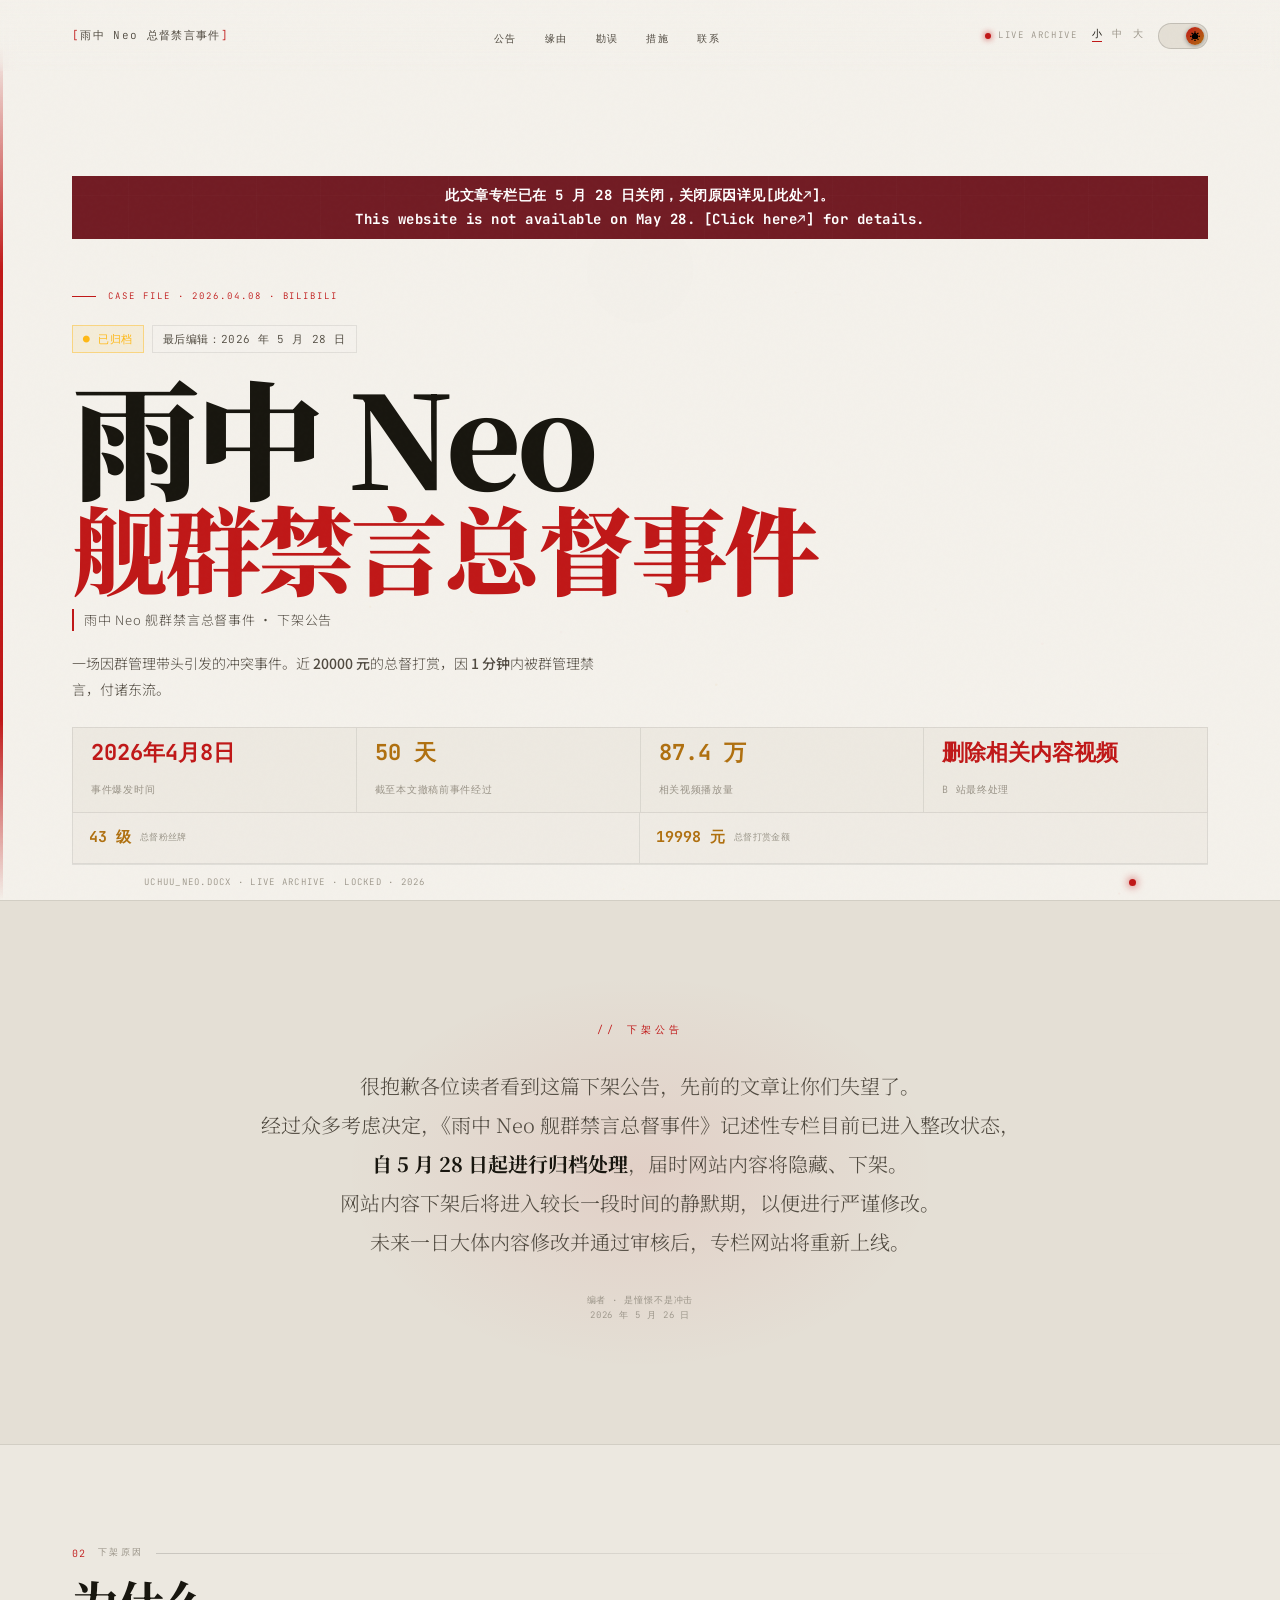
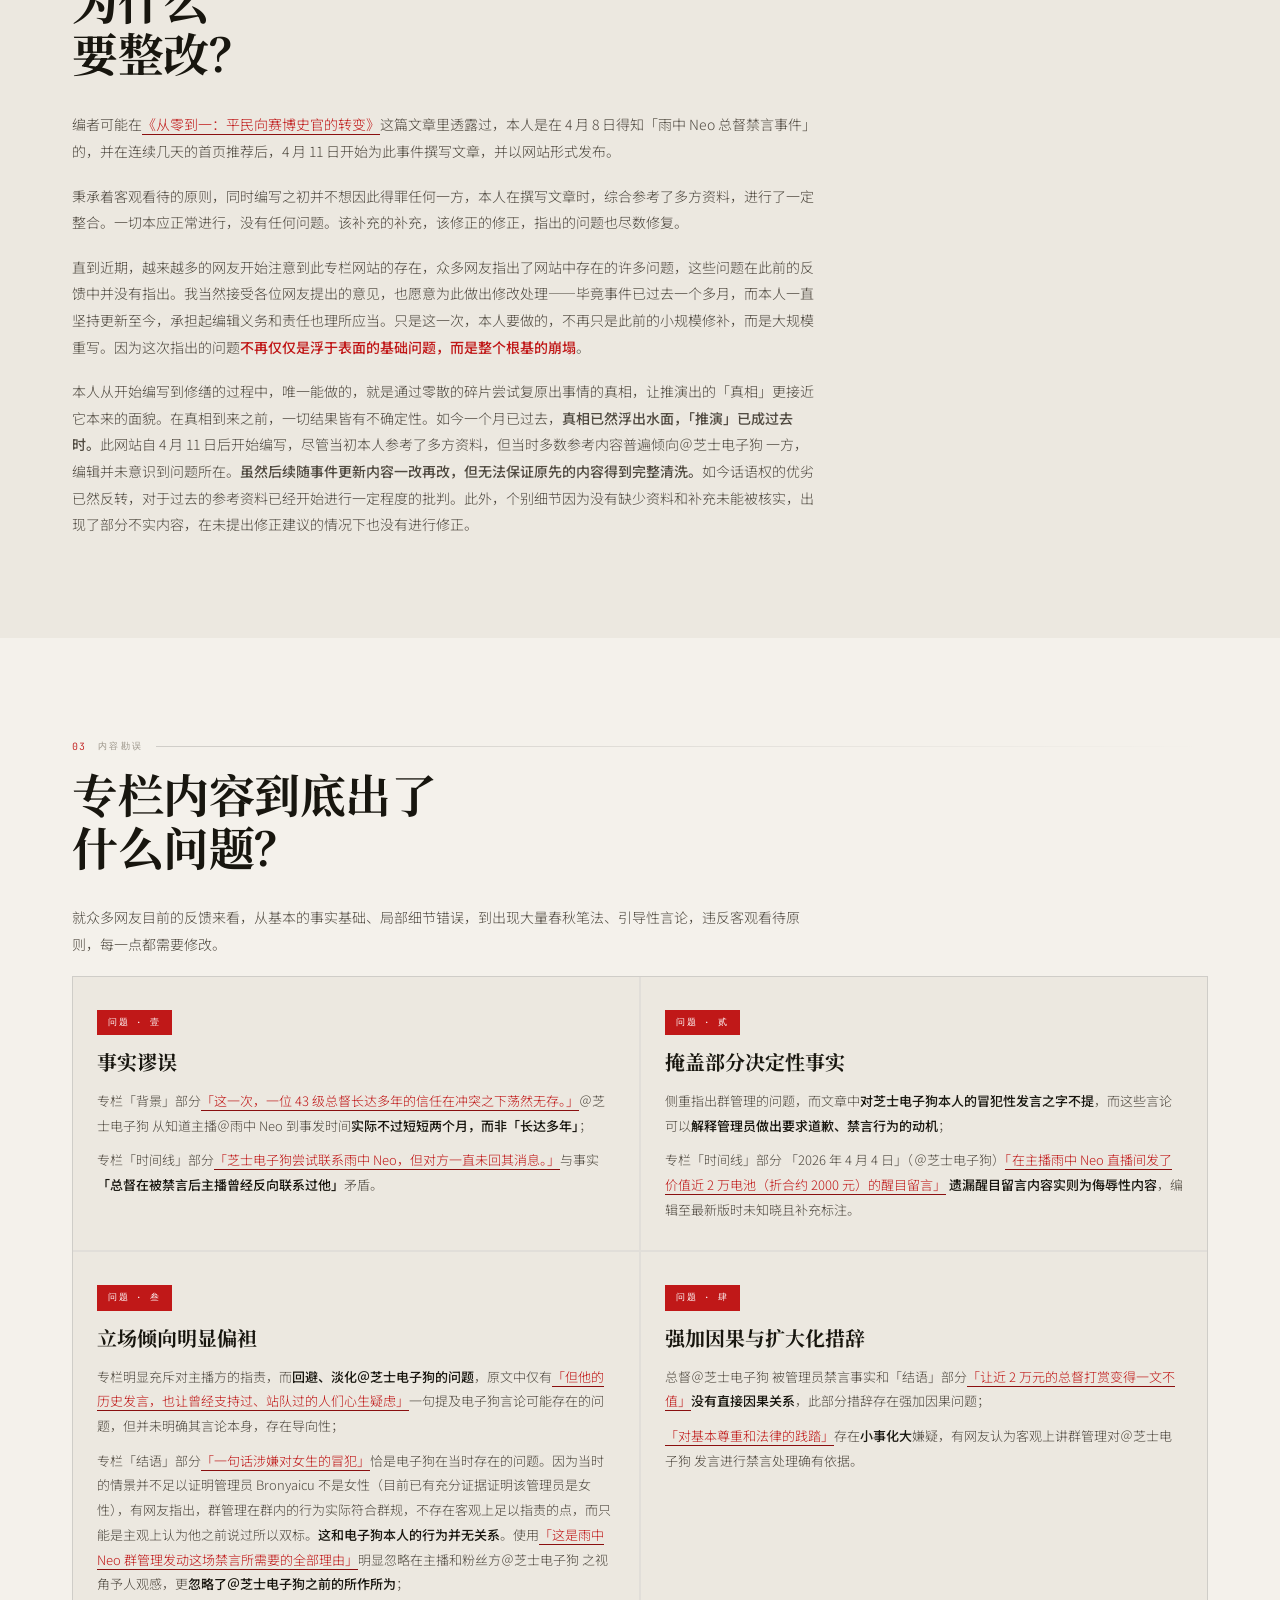
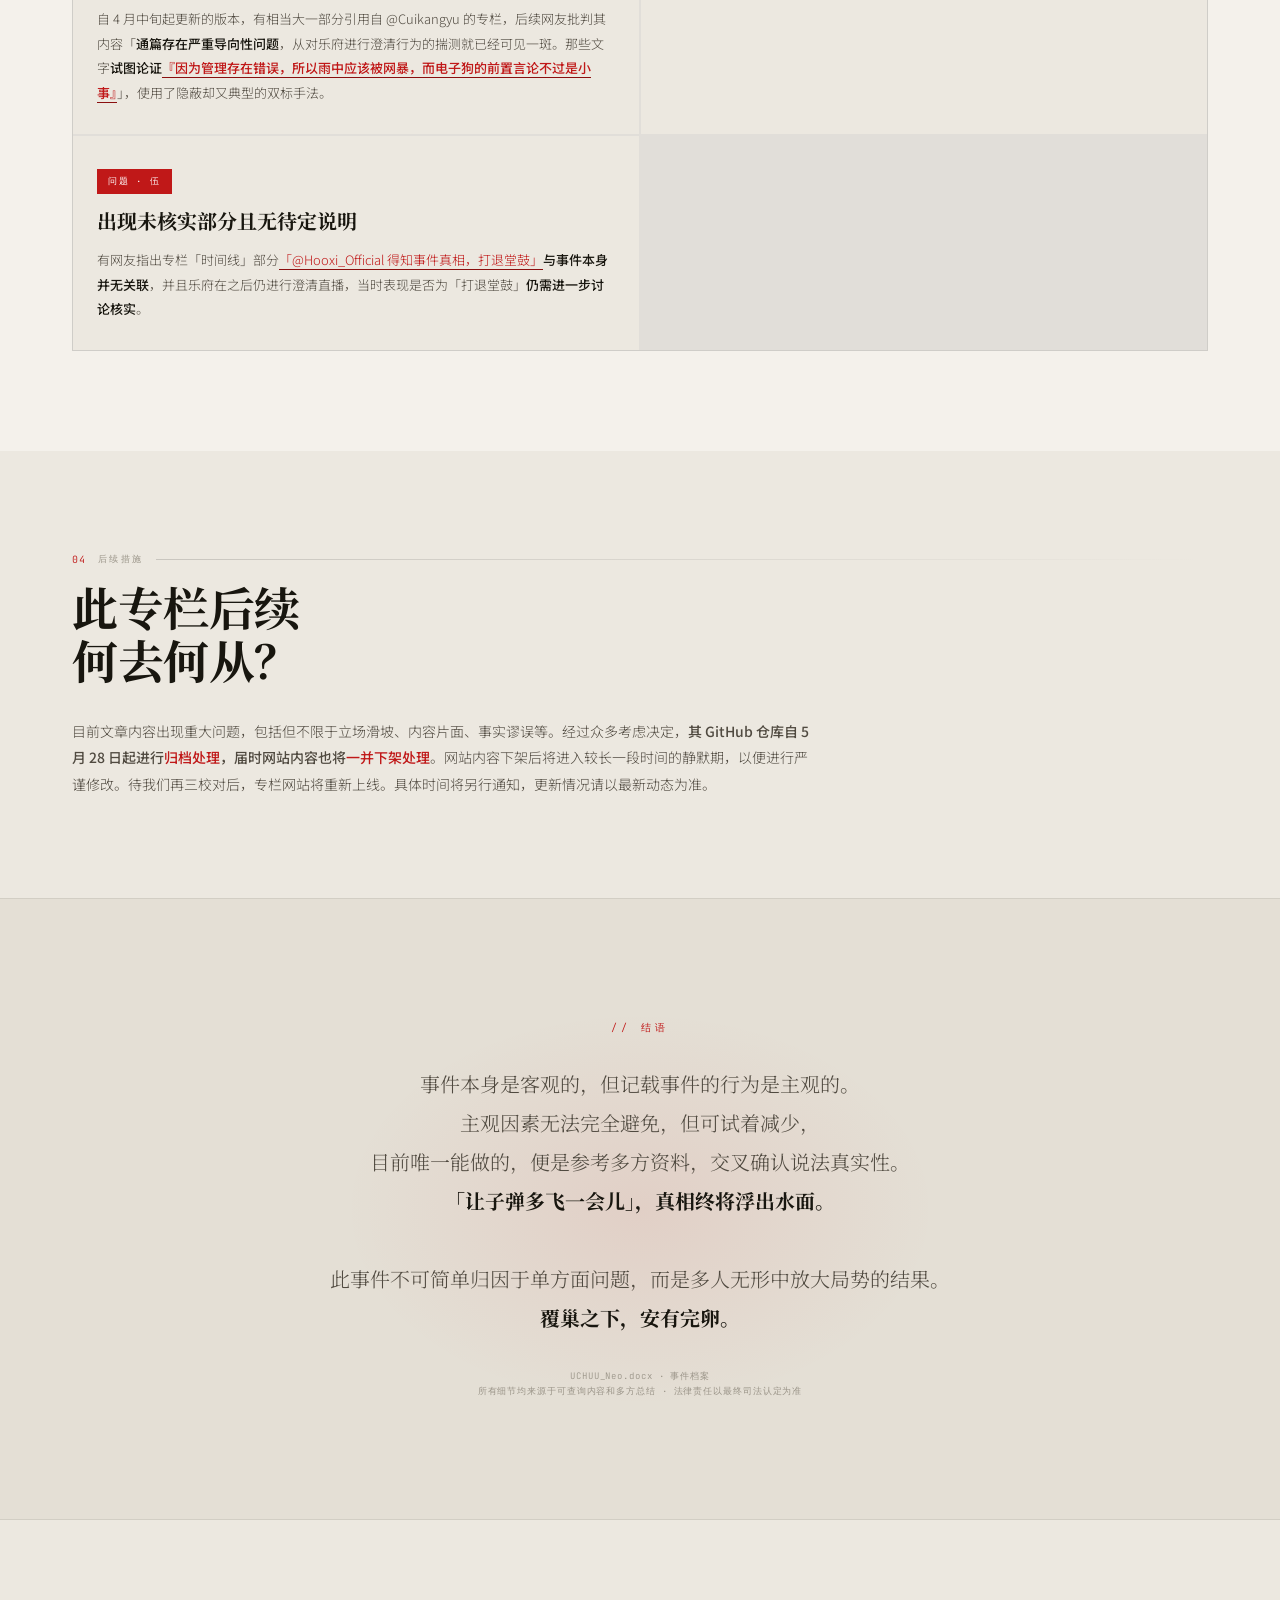
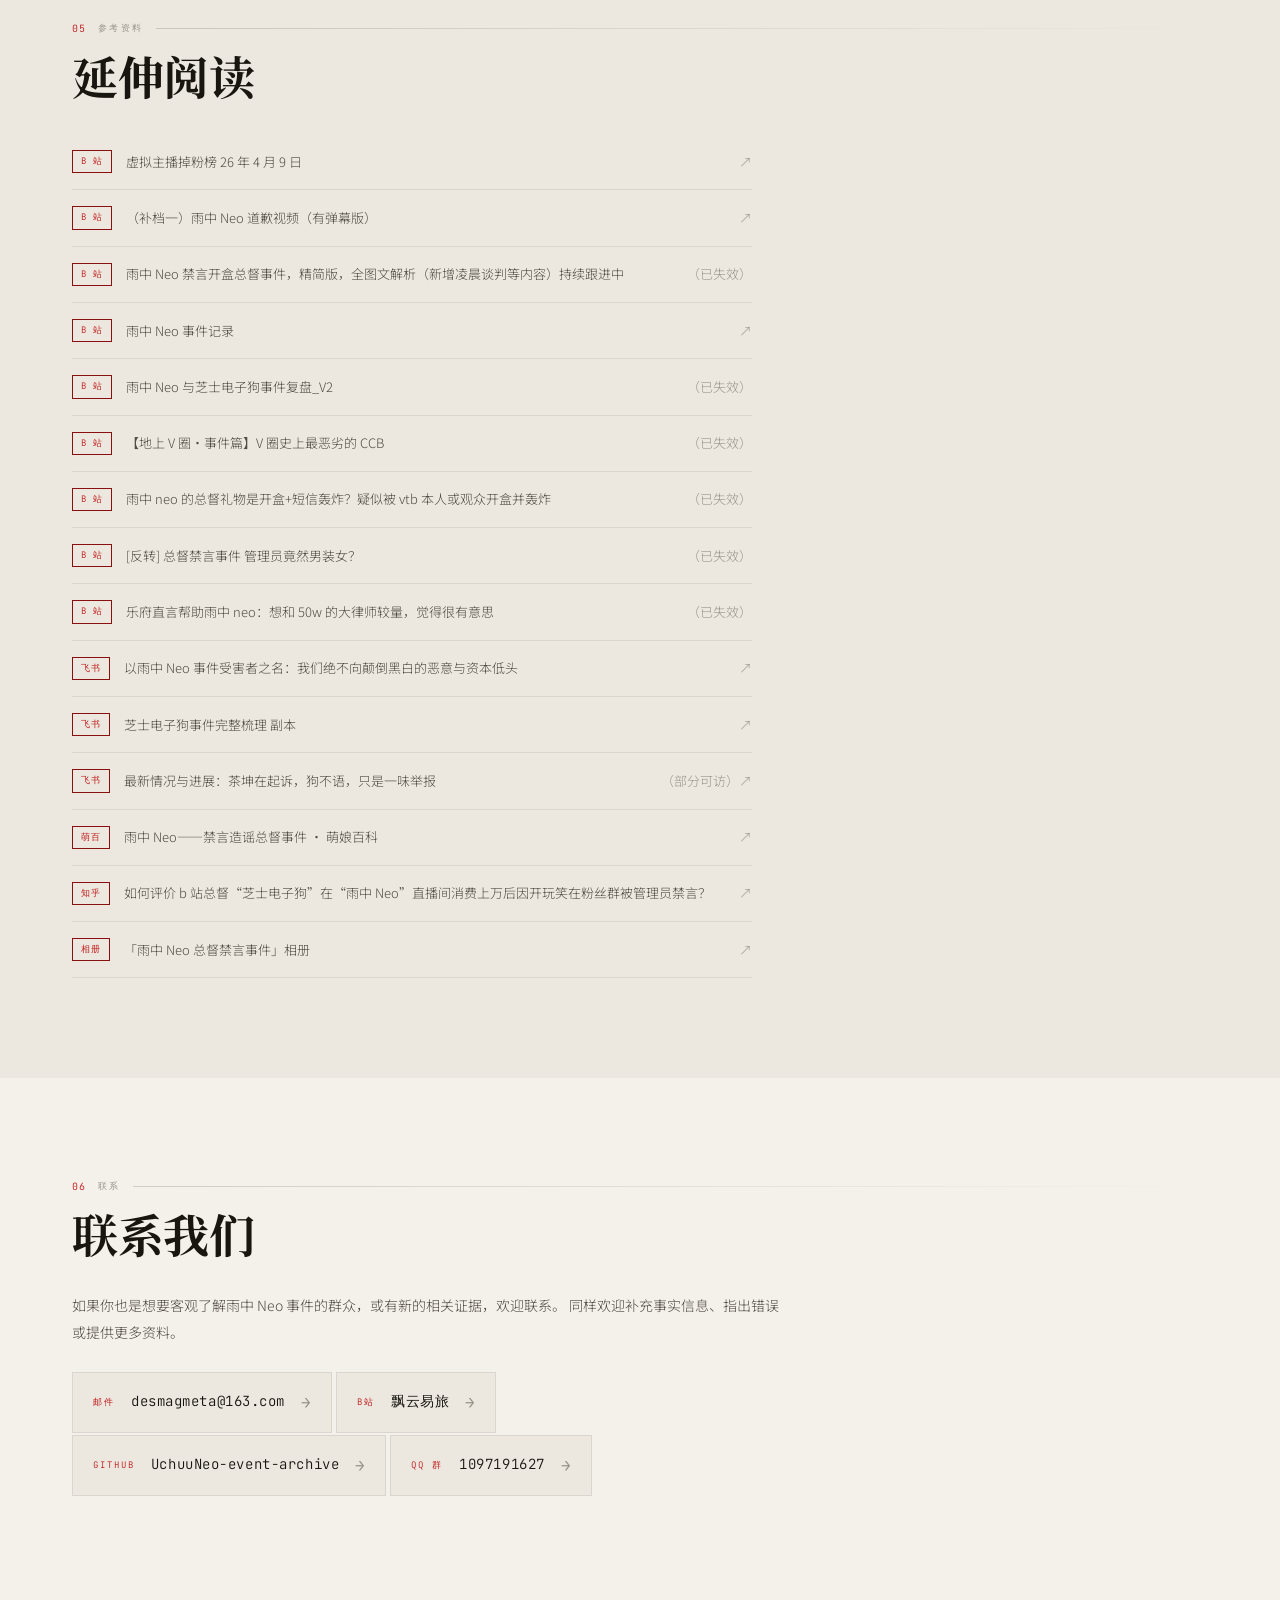
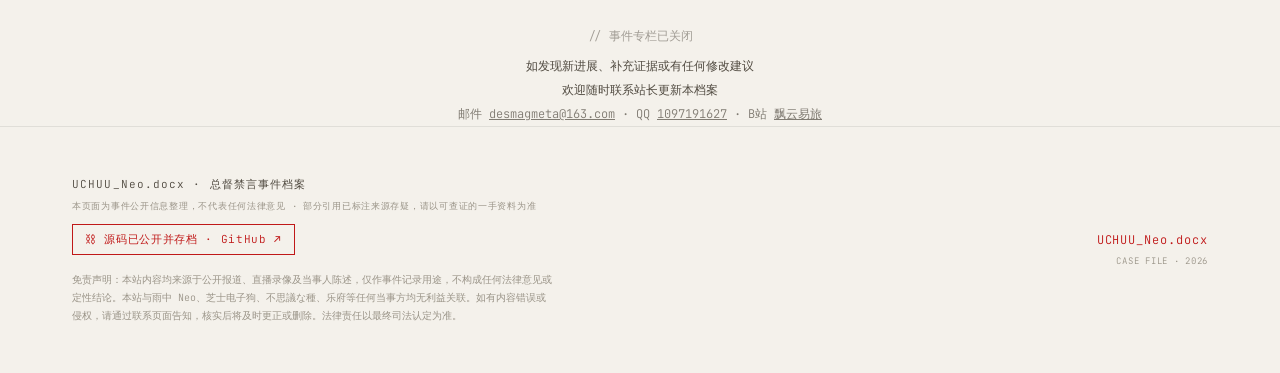
<file: index.html>
<!DOCTYPE html>
<html lang="zh-CN">
<head>
<meta charset="UTF-8">
<meta name="viewport" content="width=device-width, initial-scale=1.0">
<title>雨中 Neo 总督禁言事件 · 完整档案</title>
<link rel="preconnect" href="https://fonts.googleapis.com">
<link href="https://fonts.googleapis.com/css2?family=Noto+Serif+SC:wght@400;700;900&family=JetBrains+Mono:wght@400;600;700&family=Noto+Sans+SC:wght@300;400;500&display=swap" rel="stylesheet">
<link rel="stylesheet" href="css/variables.css">
<link rel="stylesheet" href="css/reset.css">
<link rel="stylesheet" href="css/components.css">
<link rel="stylesheet" href="css/nav.css">
<link rel="stylesheet" href="css/hero.css">
<link rel="stylesheet" href="css/characters.css">
<link rel="stylesheet" href="css/timeline.css">
<link rel="stylesheet" href="css/sections.css">
<link rel="stylesheet" href="css/animations.css">
<link rel="stylesheet" href="css/responsive.css">
<link rel="stylesheet" href="css/banner.css">
</head>
<body>

<!-- utils -->
<div id="progress"></div>
<div id="flash"></div>
<div id="bgc-wrap"><canvas id="bgc"></canvas></div>
<div class="noise"></div>

<!-- loader -->
<div id="loader">
  <div id="loader-lbl">LOADING NOTICE</div>
  <div id="loader-track"><div id="loader-fill"></div></div>
  <div id="loader-pct">0%</div>
</div>

<!-- ══ NAV ══ -->
<nav class="nav">
  <div class="nav__logo"><span>[</span>雨中 Neo 总督禁言事件<span>]</span></div>
  <ul class="nav__links">
    <li><a href="#notice">公告</a></li>
    <li><a href="#reason">缘由</a></li>
    <li><a href="#bug">勘误</a></li>
    <li><a href="#aft">措施</a></li>
    <li><a href="#contact">联系</a></li>
  </ul>
  <div class="nav__right">
    <div class="nav__status">
      <span class="nav__dot"></span>
      <span>LIVE ARCHIVE</span>
    </div>
    <div class="font-size-switcher" id="font-switcher" role="group" aria-label="字号切换">
      <button class="fs-btn" data-size="small" aria-label="小字号">小</button>
      <button class="fs-btn" data-size="medium" aria-label="中字号">中</button>
      <button class="fs-btn" data-size="large" aria-label="大字号">大</button>
    </div>
    <button class="toggle" id="theme-btn" aria-label="切换亮暗">
      <div class="toggle__thumb">
        <span class="toggle__moon">🌙</span>
        <span class="toggle__sun">☀️</span>
      </div>
    </button>
  </div>
</nav>

<!-- ══ HERO ══ -->
<section class="hero" id="top">
  <div class="banner" style="margin-bottom:50px">
      <p><strong>此文章专栏已在 5 月 28 日关闭，关闭原因详见[<a href="https://stridenotstrike.netlify.app/posts/2026-05-26/">此处↗</a>]。</strong></p>
      <p><strong>This website is not available on May 28. [<a href="https://stridenotstrike.netlify.app/posts/2026-05-26/">Click here↗</a>] for details.</strong></p>
  </div>
  <div class="hero__grid"></div>
  <div class="hero__bar"></div>

  <div class="hero__eye ru" data-d="0">
    <span class="hero__eye-line"></span>
    <span class="hero__eye-text">CASE FILE · 2026.04.08 · BILIBILI</span>
  </div>
  <div class="hero__badges ru" style="display:flex;gap:8px;flex-wrap:wrap;margin-bottom:18px" data-d="0">
    <span style="padding:4px 10px;background:rgba(255,180,0,.08);border:1px solid rgba(255,180,0,.4);color:rgba(255,180,0,.9);font-family:var(--f-mono);font-size:calc(11px * var(--fs-mul));letter-spacing:.05em">● 已归档</span>
    <span style="padding:4px 10px;background:rgba(255,255,255,.05);border:1px solid var(--c-line);color:var(--c-dim);font-family:var(--f-mono);font-size:calc(11px * var(--fs-mul));letter-spacing:.05em">最后编辑：2026 年 5 月 28 日</span>
  </div>

  <div class="hero__title-block">
    <span class="hero__name ru" data-d="1"><span class="glitch" data-t="雨中Neo">雨中 Neo</span></span>
    <span class="hero__event ru" data-d="2">舰群禁言总督事件</span>
    <span class="hero__sub ru" data-d="3">雨中 Neo 舰群禁言总督事件 · 下架公告</span>
  </div>

  <p class="hero__desc ru" data-d="4">
    一场因群管理带头引发的冲突事件。近 <strong>20000 元</strong>的总督打赏，因 <strong>1 分钟</strong>内被群管理禁言，付诸东流。
  </p>

  <div class="hero__stats ru" data-d="5">
    <div class="stat"><span class="stat__n stat__n--red">2026年4月8日</span><span class="stat__l">事件爆发时间</span></div>
    <div class="stat"><span class="stat__n" data-count="50" data-suffix=" 天">50 天</span><span class="stat__l">截至本文撤稿前事件经过</span></div>
    <div class="stat"><span class="stat__n">87.4 万</span><span class="stat__l">相关视频播放量</span></div>
    <div class="stat"><span class="stat__n stat__n--red">删除相关内容视频</span><span class="stat__l">B 站最终处理</span></div>
  </div>

  <div class="hero__banner ru" data-d="6">
    <div class="bn"><span class="bn__n">43 级</span><span class="bn__l">总督粉丝牌</span></div>
    <div class="bn"><span class="bn__n">19998 元</span><span class="bn__l">总督打赏金额</span></div>
  </div>

  <div class="hero__tape">
    <span class="hero__tape-label">UCHUU_Neo.docx · LIVE ARCHIVE · LOCKED · 2026</span>
    <span class="hero__tape-dot"></span>
  </div>
</section>

<!-- ══ NOTICE ══ -->
<div class="verdict" id="notice">
  <div class="verdict__inner ru">
    <div class="verdict__label">// 下架公告</div>
    <p class="verdict__q">
      很抱歉各位读者看到这篇下架公告，先前的文章让你们失望了。<br>
      经过众多考虑决定，《雨中 Neo 舰群禁言总督事件》记述性专栏目前已进入整改状态，<br>
      <strong>自 5 月 28 日起进行归档处理</strong>，届时网站内容将隐藏、下架。<br>
      网站内容下架后将进入较长一段时间的静默期，以便进行严谨修改。<br>
      未来一日大体内容修改并通过审核后，专栏网站将重新上线。
    </p>
    <div class="verdict__stamp">
      编者 · 是憧憬不是冲击<br>
      2026 年 5 月 26 日
    </div>
  </div>
</div>

<!-- ══ 02 REASON ══ -->
<section class="s s--mid" id="reason">
  <div class="s__header ru">
    <span class="s__num">02</span>
    <span class="s__label">下架原因</span>
    <span class="s__rule"></span>
  </div>
  <h2 class="s__title ru">为什么<br>要整改？</h2>
  <div class="bg-layout">
    <div class="ru">
      <p style="font-size:calc(14px * var(--fs-mul));color:var(--c-dim);line-height:1.9;margin-bottom:18px">编者可能在<em><a href="https://stridenotstrike.netlify.app/posts/intro/">《从零到一：平民向赛博史官的转变》</a></em>这篇文章里透露过，本人是在 4 月 8 日得知「雨中 Neo 总督禁言事件」的，并在连续几天的首页推荐后，4 月 11 日开始为此事件撰写文章，并以网站形式发布。</p>
      <p style="font-size:calc(14px * var(--fs-mul));color:var(--c-dim);line-height:1.9;margin-bottom:18px">秉承着客观看待的原则，同时编写之初并不想因此得罪任何一方，本人在撰写文章时，综合参考了多方资料，进行了一定整合。一切本应正常进行，没有任何问题。该补充的补充，该修正的修正，指出的问题也尽数修复。</p>
      <p style="font-size:calc(14px * var(--fs-mul));color:var(--c-dim);line-height:1.9;margin-bottom:18px">直到近期，越来越多的网友开始注意到此专栏网站的存在，众多网友指出了网站中存在的许多问题，这些问题在此前的反馈中并没有指出。我当然接受各位网友提出的意见，也愿意为此做出修改处理——毕竟事件已过去一个多月，而本人一直坚持更新至今，承担起编辑义务和责任也理所应当。只是这一次，本人要做的，不再只是此前的小规模修补，而是大规模重写。因为这次指出的问题<strong style="color: var(--c-red)">不再仅仅是浮于表面的基础问题，而是整个根基的崩塌</strong>。</p>
      <p style="font-size:calc(14px * var(--fs-mul));color:var(--c-dim);line-height:1.9">本人从开始编写到修缮的过程中，唯一能做的，就是通过零散的碎片尝试复原出事情的真相，让推演出的「真相」更接近它本来的面貌。在真相到来之前，一切结果皆有不确定性。如今一个月已过去，<strong>真相已然浮出水面，「推演」已成过去时。</strong>此网站自 4 月 11 日后开始编写，尽管当初本人参考了多方资料，但当时多数参考内容普遍倾向＠芝士电子狗 一方，编辑并未意识到问题所在。<strong>虽然后续随事件更新内容一改再改，但无法保证原先的内容得到完整清洗。</strong>如今话语权的优劣已然反转，对于过去的参考资料已经开始进行一定程度的批判。此外，个别细节因为没有缺少资料和补充未能被核实，出现了部分不实内容，在未提出修正建议的情况下也没有进行修正。</p>
    </div>
  </div>
</section>

<!-- ══ 03 BUGS ══ -->
<section class="s s--dark" id="bug">
  <div class="s__header ru">
    <span class="s__num">03</span>
    <span class="s__label">内容勘误</span>
    <span class="s__rule"></span>
  </div>
  <h2 class="s__title ru">专栏内容到底出了<br>什么问题？</h2>
  <div class="bg-layout">
    <div class="ru">
      <p style="font-size:calc(14px * var(--fs-mul));color:var(--c-dim);line-height:1.9;margin-bottom:18px">
        就众多网友目前的反馈来看，从基本的事实基础、局部细节错误，到出现大量春秋笔法、引导性言论，违反客观看待原则，每一点都需要修改。</p>
      </p>
    </div>
  </div>

  <div class="ed-grid">
    <div class="ed ru" data-d="0">
      <div class="ed__tag">问题 · 壹</div>
      <h3 class="ed__h">事实谬误</h3>
      <p class="ed__body">专栏「背景」部分<em>「这一次，一位 43 级总督长达多年的信任在冲突之下荡然无存。」</em>＠芝士电子狗 从知道主播＠雨中 Neo 到事发时间<strong>实际不过短短两个月，而非「长达多年」</strong>；</p>
      <p class="ed__body" style="margin-top:10px">专栏「时间线」部分<em>「芝士电子狗尝试联系雨中 Neo，但对方一直未回其消息。」</em>与事实<strong>「总督在被禁言后主播曾经反向联系过他」</strong>矛盾。</p>
    </div>
    <div class="ed ru" data-d="1">
      <div class="ed__tag">问题 · 贰</div>
      <h3 class="ed__h">掩盖部分决定性事实</h3>
      <p class="ed__body">侧重指出群管理的问题，而文章中<strong>对芝士电子狗本人的冒犯性发言之字不提</strong>，而这些言论可以<strong>解释管理员做出要求道歉、禁言行为的动机</strong>；</p>
      <p class="ed__body" style="margin-top:10px">专栏「时间线」部分 「2026 年 4 月 4 日」（＠芝士电子狗）<em>「在主播雨中 Neo 直播间发了价值近 2 万电池（折合约 2000 元）的醒目留言」</em> <strong>遗漏醒目留言内容实则为侮辱性内容</strong>，编辑至最新版时未知晓且补充标注。</p>
    </div>

    <div class="ed ru" data-d="2">
      <div class="ed__tag">问题 · 叁</div>
      <h3 class="ed__h">立场倾向明显偏袒</h3>
      <p class="ed__body">专栏明显充斥对主播方的指责，而<strong>回避、淡化＠芝士电子狗的问题</strong>，原文中仅有<em>「但他的历史发言，也让曾经支持过、站队过的人们心生疑虑」</em>一句提及电子狗言论可能存在的问题，但并未明确其言论本身，存在导向性；</p>
      <p class="ed__body" style="margin-top:10px">专栏「结语」部分<em>「一句话涉嫌对女生的冒犯」</em>恰是电子狗在当时存在的问题。因为当时的情景并不足以证明管理员 Bronyaicu 不是女性（目前已有充分证据证明该管理员是女性），有网友指出，群管理在群内的行为实际符合群规，不存在客观上足以指责的点，而只能是主观上认为他之前说过所以双标。<strong>这和电子狗本人的行为并无关系</strong>。使用<em>「这是雨中 Neo 群管理发动这场禁言所需要的全部理由」</em>明显忽略在主播和粉丝方＠芝士电子狗 之视角予人观感，更<strong>忽略了＠芝士电子狗之前的所作所为</strong>；</p>
      <p class="ed__body" style="margin-top:10px">自 4 月中旬起更新的版本，有相当大一部分引用自 @Cuikangyu 的专栏，后续网友批判其内容「<strong>通篇存在严重导向性问题</strong>，从对乐府进行澄清行为的揣测就已经可见一斑。那些文字<strong>试图论证<em>『因为管理存在错误，所以雨中应该被网暴，而电子狗的前置言论不过是小事』</em></strong>」，使用了隐蔽却又典型的双标手法。</p>
    </div>
    <div class="ed ru" data-d="3">
      <div class="ed__tag">问题 · 肆</div>
      <h3 class="ed__h">强加因果与扩大化措辞</h3>
      <p class="ed__body">总督＠芝士电子狗 被管理员禁言事实和「结语」部分<em>「让近 2 万元的总督打赏变得一文不值」</em><strong>没有直接因果关系</strong>，此部分措辞存在强加因果问题；</p>
      <p class="ed__body" style="margin-top:10px"><em>「对基本尊重和法律的践踏」</em>存在<strong>小事化大</strong>嫌疑，有网友认为客观上讲群管理对＠芝士电子狗 发言进行禁言处理确有依据。</p>
    </div>
    <div class="ed ru" data-d="4">
      <div class="ed__tag">问题 · 伍</div>
      <h3 class="ed__h">出现未核实部分且无待定说明</h3>
      <p class="ed__body">有网友指出专栏「时间线」部分<em>「@Hooxi_Official 得知事件真相，打退堂鼓」</em><strong>与事件本身并无关联</strong>，并且乐府在之后仍进行澄清直播，当时表现是否为「打退堂鼓」<strong>仍需进一步讨论核实</strong>。</p>
    </div>
  </div>
</section>

<!-- ══ 04 AFTERMATH ══ -->
<section class="s s--mid" id="aft">
  <div class="s__header ru">
    <span class="s__num">04</span>
    <span class="s__label">后续措施</span>
    <span class="s__rule"></span>
  </div>
  <h2 class="s__title ru">此专栏后续<br>何去何从？</h2>
  <div class="bg-layout">
    <div class="ru">
      <p style="font-size:calc(14px * var(--fs-mul));color:var(--c-dim);line-height:1.9;">目前文章内容出现重大问题，包括但不限于立场滑坡、内容片面、事实谬误等。经过众多考虑决定，<strong>其 GitHub 仓库自 5 月 28 日起进行<span style="color: var(--c-red)">归档处理</span>，届时网站内容也将<span style="color: var(--c-red)">一并下架处理</span></strong>。网站内容下架后将进入较长一段时间的静默期，以便进行严谨修改。待我们再三校对后，专栏网站将重新上线。具体时间将另行通知，更新情况请以最新动态为准。</p>
    </div>
  </div>
</section>

<!-- ══ VERDICT ══ -->
<div class="verdict">
  <div class="verdict__inner ru">
    <div class="verdict__label">// 结语</div>
    <p class="verdict__q">事件本身是客观的，但记载事件的行为是主观的。<br>
      主观因素无法完全避免，但可试着减少，<br>
      目前唯一能做的，便是参考多方资料，交叉确认说法真实性。<br>
      <strong>「让子弹多飞一会儿」，真相终将浮出水面。</strong><br>
      <br>
      此事件不可简单归因于单方面问题，而是多人无形中放大局势的结果。<br>
      <strong>覆巢之下，安有完卵。</strong>
    </p>
    <div class="verdict__stamp">
      UCHUU_Neo.docx · 事件档案<br>
      所有细节均来源于可查询内容和多方总结 · 法律责任以最终司法认定为准
    </div>
  </div>
</div>

<!-- ══ REFS ══ -->
<section class="s s--mid" id="refs">
  <div class="s__header ru">
    <span class="s__num">05</span>
    <span class="s__label">参考资料</span>
    <span class="s__rule"></span>
  </div>
  <h2 class="s__title ru">延伸阅读</h2>
  <ul class="ref-list ru">
    <li><a href="https://www.bilibili.com/video/BV193DfB2EXS" target="_blank" class="ref-link"><span class="ref-badge">B 站</span><span>虚拟主播掉粉榜 26 年 4 月 9 日</span><span>↗</span></a></li>
    <li><a href="https://www.bilibili.com/video/BV1ABDSBMEno" target="_blank" class="ref-link"><span class="ref-badge">B 站</span><span>（补档一）雨中 Neo 道歉视频（有弹幕版）</span><span>↗</span></a></li>
    <li><a href="https://www.bilibili.com/opus/1189667964895363088" target="_blank" class="ref-link"><span class="ref-badge">B 站</span><span>雨中 Neo 禁言开盒总督事件，精简版，全图文解析（新增凌晨谈判等内容）持续跟进中</span><span>（已失效）</span></a></li>
    <li><a href="https://www.bilibili.com/opus/1189665667132948485" target="_blank" class="ref-link"><span class="ref-badge">B 站</span><span>雨中 Neo 事件记录</span><span>↗</span></a></li>
    <li><a href="https://www.bilibili.com/opus/1191520616266596408" target="_blank" class="ref-link"><span class="ref-badge">B 站</span><span>雨中 Neo 与芝士电子狗事件复盘_V2</span><span>（已失效）</span></a></li>
    <li><a href="https://b23.tv/Em7WCuy" target="_blank" class="ref-link"><span class="ref-badge">B 站</span><span>【地上 V 圈·事件篇】V 圈史上最恶劣的 CCB</span><span>（已失效）</span></a></li>
    <li><a href="https://b23.tv/m30vlrz" target="_blank" class="ref-link"><span class="ref-badge">B 站</span><span>雨中 neo 的总督礼物是开盒+短信轰炸？疑似被 vtb 本人或观众开盒并轰炸</span><span>（已失效）</span></a></li>
    <li><a href="https://b23.tv/Ktd2A1K" target="_blank" class="ref-link"><span class="ref-badge">B 站</span><span>[反转] 总督禁言事件 管理员竟然男装女？</span><span>（已失效）</span></a></li>
    <li><a href="https://b23.tv/4OZg3Qt" target="_blank" class="ref-link"><span class="ref-badge">B 站</span><span> 乐府直言帮助雨中 neo：想和 50w 的大律师较量，觉得很有意思</span><span>（已失效）</span></a></li>
    <li><a href="https://cheesesynx.feishu.cn/wiki/NQUtwEr6giA4XfkbEepcBrtWnmd" target="_blank" class="ref-link"><span class="ref-badge">飞书</span><span>以雨中 Neo 事件受害者之名：我们绝不向颠倒黑白的恶意与资本低头</span><span>↗</span></a></li>
    <li><a href="https://gavf02i0y09.feishu.cn/wiki/ItE8w4sRKivH2WkRPxVco01Fncc" target="_blank" class="ref-link"><span class="ref-badge">飞书</span><span>芝士电子狗事件完整梳理 副本</span><span>↗</span></a></li>
    <li><a href="https://gavf02i0y09.feishu.cn/docx/ZFpCdpSs1olg6zxPs6FcOPfQnRc" target="_blank" class="ref-link"><span class="ref-badge">飞书</span><span>最新情况与进展：茶坤在起诉，狗不语，只是一味举报</span><span>（部分可访）↗</span></a></li>
    <li><a href="https://zh.moegirl.org.cn/%E9%9B%A8%E4%B8%ADNeo#.E7.A6.81.E8.A8.80.E9.80.A0.E8.B0.A3.E6.80.BB.E7.9D.A3.E4.BA.8B.E4.BB.B6" target="_blank" class="ref-link"><span class="ref-badge">萌百</span><span>雨中 Neo——禁言造谣总督事件 · 萌娘百科</span><span>↗</span></a></li>
    <li><a href="https://www.zhihu.com/question/2026071315866481029" target="_blank" class="ref-link"><span class="ref-badge">知乎</span><span>如何评价 b 站总督“芝士电子狗”在“雨中 Neo”直播间消费上万后因开玩笑在粉丝群被管理员禁言？</span><span>↗</span></a></li>
    <li><a href="https://stridenotstrike.netlify.app/gallery/uchuu-neo-event/" target="_blank" class="ref-link"><span class="ref-badge">相册</span><span>「雨中 Neo 总督禁言事件」相册</span><span>↗</span></a></li>
  </ul>
</section>

<!-- ══ FOOTER ══ -->
<!-- ══ CONTACT ══ -->
<section class="s s--dark" id="contact">
  <div class="s__header ru">
    <span class="s__num">06</span>
    <span class="s__label">联系</span>
    <span class="s__rule"></span>
  </div>
  <h2 class="s__title ru">联系我们</h2>
  <div class="ru" style="max-width:720px">
    <p style="font-size:calc(14px * var(--fs-mul));color:var(--c-dim);line-height:1.9;margin-bottom:24px">
      如果你也是想要客观了解雨中 Neo 事件的群众，或有新的相关证据，欢迎联系。
      同样欢迎补充事实信息、指出错误或提供更多资料。
    </p>
    <a href="mailto:desmagmeta@163.com" class="contact-link">
      <span class="contact-label">邮件</span>
      <span class="contact-addr">desmagmeta@163.com</span>
      <span class="contact-arrow">→</span>
    </a>
    <a href="https://space.bilibili.com/515021432" target="_blank" class="contact-link" style="margin-top:2px">
      <span class="contact-label">B站</span>
      <span class="contact-addr">飘云易旅</span>
      <span class="contact-arrow">→</span>
    </a>
    <a href="https://github.com/StrideNotStrike/UchuuNeo-event-archive" target="_blank" class="contact-link" style="margin-top:2px">
      <span class="contact-label">GITHUB</span>
      <span class="contact-addr">UchuuNeo-event-archive</span>
      <span class="contact-arrow">→</span>
    </a>
    <a href="#" class="contact-link" style="margin-top:2px" onclick="navigator.clipboard.writeText('1097191627');this.querySelector('.contact-arrow').textContent='✓';setTimeout(()=>this.querySelector('.contact-arrow').textContent='→',1500);return false">
      <span class="contact-label">QQ 群</span>
      <span class="contact-addr">1097191627</span>
      <span class="contact-arrow">→</span>
    </a>
  </div>
</section>

<div style="text-align:center;padding:28px 20px 0;font-family:var(--f-mono);font-size:calc(12px * var(--fs-mul));color:var(--c-dim);line-height:2">
  <div style="margin-bottom:6px;opacity:.5">// 事件专栏已关闭</div>
  如发现新进展、补充证据或有任何修改建议<br>
  欢迎随时联系站长更新本档案<br>
  <span style="opacity:.7">邮件 <a href="mailto:desmagmeta@163.com" style="color:inherit;text-decoration:underline">desmagmeta@163.com</a> · QQ <span id="footer-qq" style="cursor:pointer;text-decoration:underline" onclick="navigator.clipboard.writeText('1097191627');this.textContent='已复制✓';setTimeout(()=>this.textContent='1097191627',1500)">1097191627</span> · B站 <a href="https://space.bilibili.com/515021432" target="_blank" style="color:inherit;text-decoration:underline">飘云易旅</a></span>
</div>

<footer class="site-footer">
  <div>
    <div class="footer__logo">UCHUU_Neo.docx · 总督禁言事件档案</div>
    <div class="footer__note" style="margin-top:5px">本页面为事件公开信息整理，不代表任何法律意见 · 部分引用已标注来源存疑，请以可查证的一手资料为准</div>
    <div style="margin-top:10px;display:inline-block;padding:5px 12px;border:1px solid var(--c-red);font-family:var(--f-mono);font-size:calc(11px * var(--fs-mul));letter-spacing:.06em">
      <a href="https://github.com/StrideNotStrike/UchuuNeo-event-archive" target="_blank" style="color:var(--c-red);text-decoration:none">⛓ 源码已公开并存档 · GitHub ↗</a>
    </div>
    <div style="margin-top:16px;font-family:var(--f-mono);font-size:calc(10px * var(--fs-mul));color:var(--c-faint);line-height:1.8;max-width:480px">
      免责声明：本站内容均来源于公开报道、直播录像及当事人陈述，仅作事件记录用途，不构成任何法律意见或定性结论。本站与雨中 Neo、芝士电子狗、不思議な種、乐府等任何当事方均无利益关联。如有内容错误或侵权，请通过联系页面告知，核实后将及时更正或删除。法律责任以最终司法认定为准。
    </div>
  </div>
  <div>
    <div class="footer__domain">UCHUU_Neo.docx</div>
    <div class="footer__note" style="margin-top:4px;text-align:right">CASE FILE · 2026</div>
  </div>
</footer>

<script src="js/loader.js"></script>
<script src="js/theme.js"></script>
<script src="js/canvas.js"></script>
<script src="js/reveal.js"></script>
<script src="js/counters.js"></script>
<script src="js/interactions.js"></script>
</body>
</html>
</file>
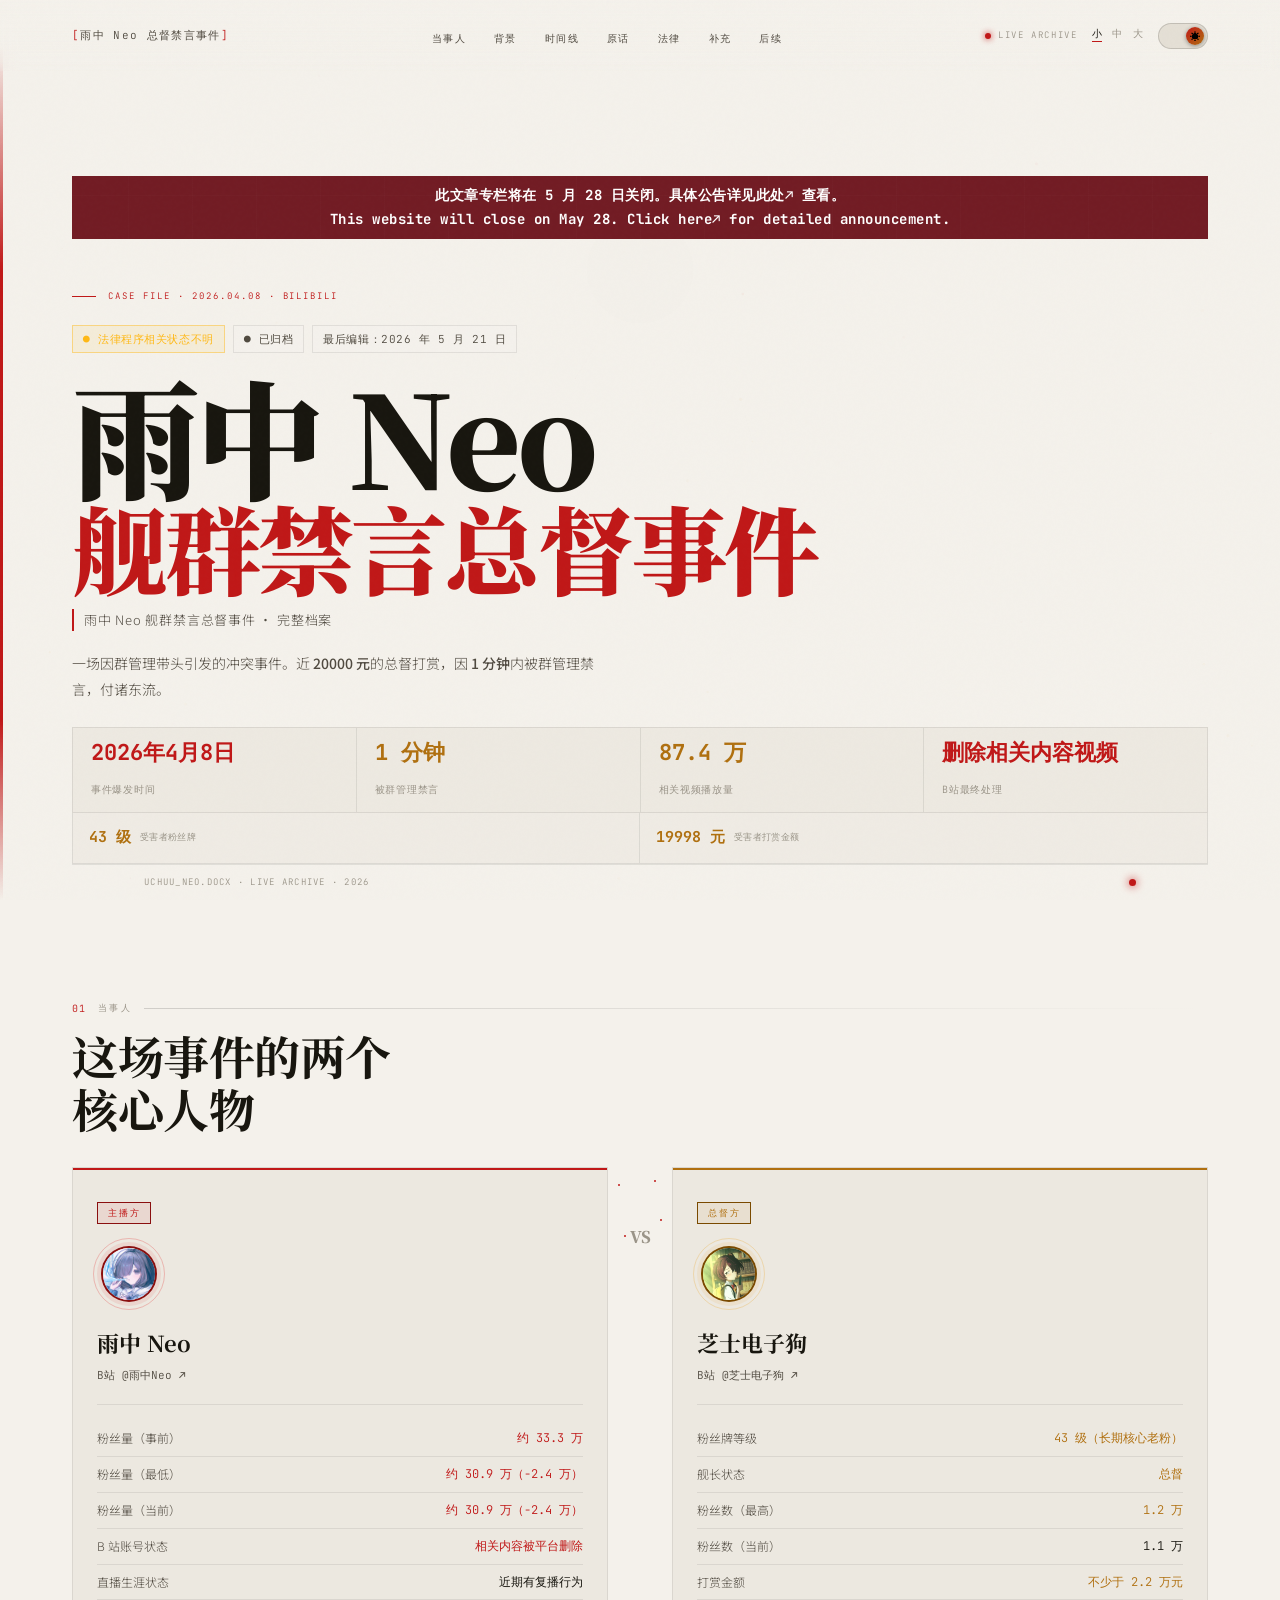
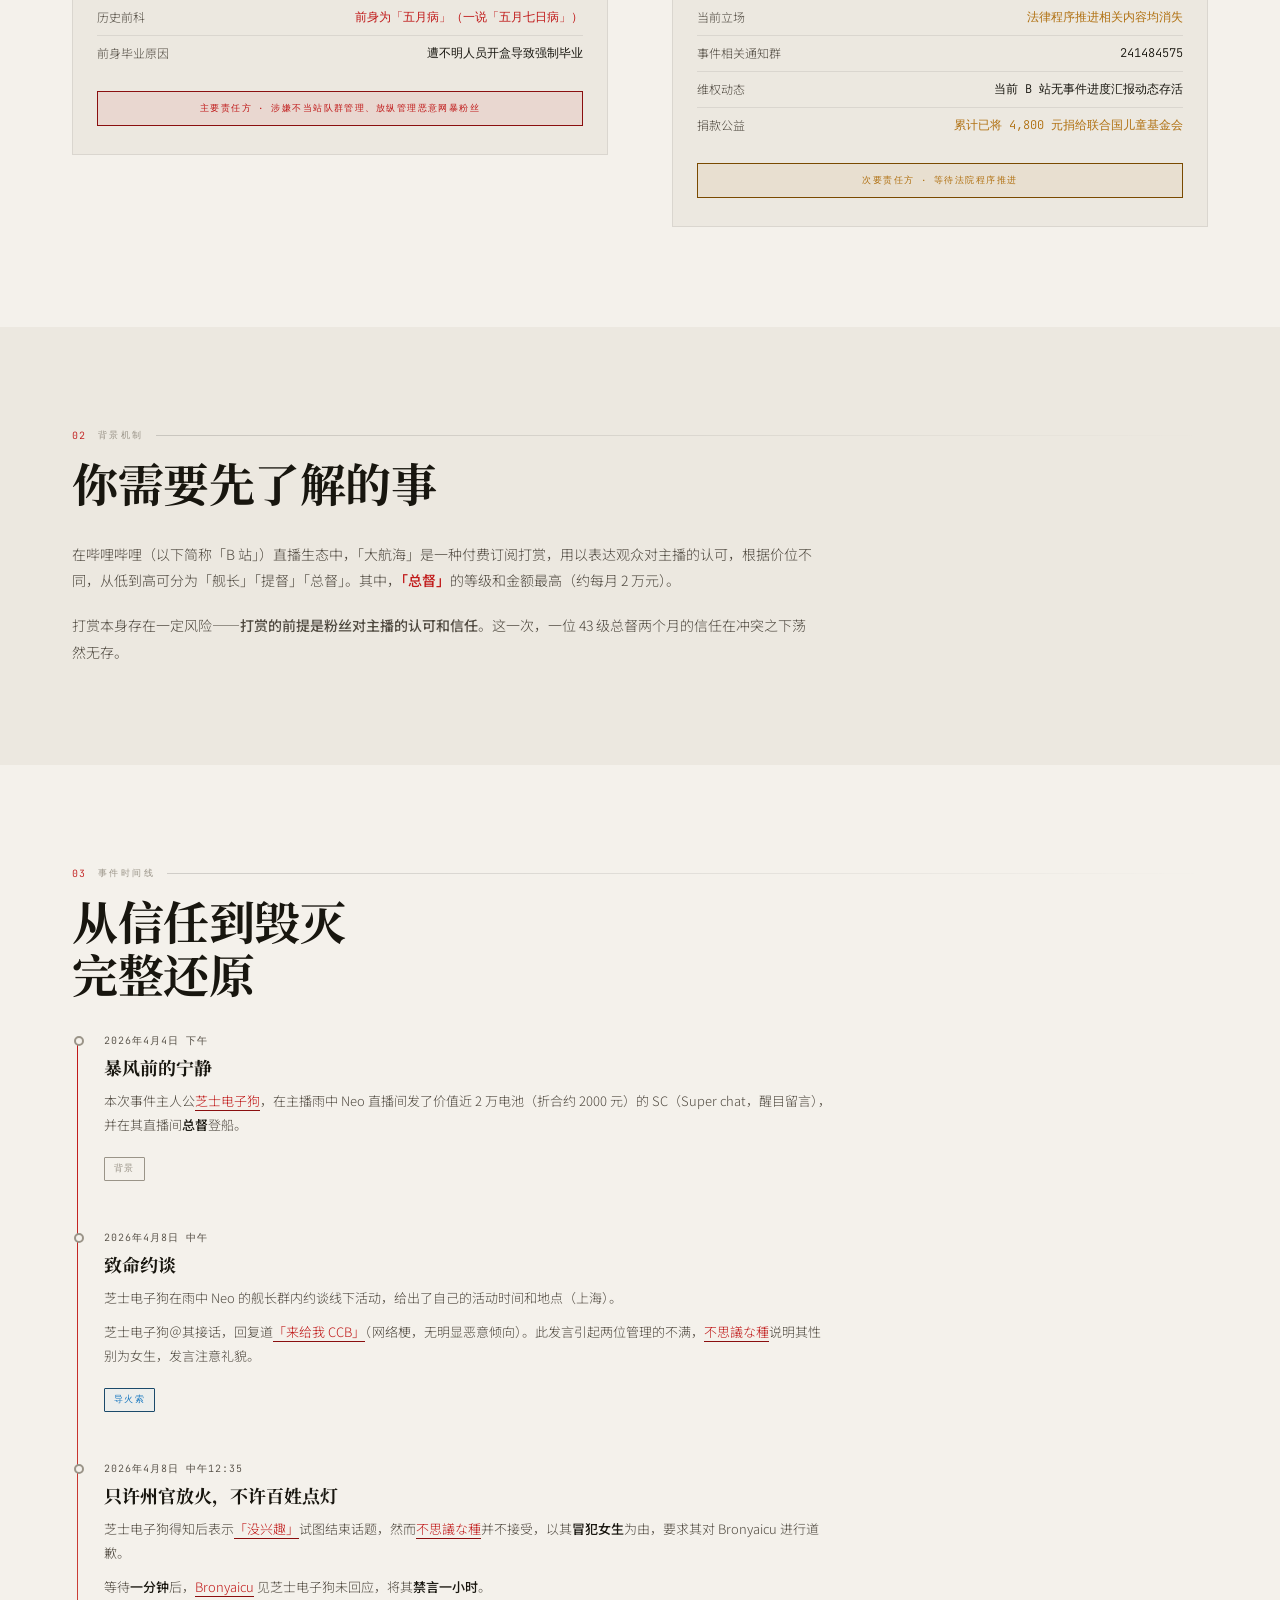
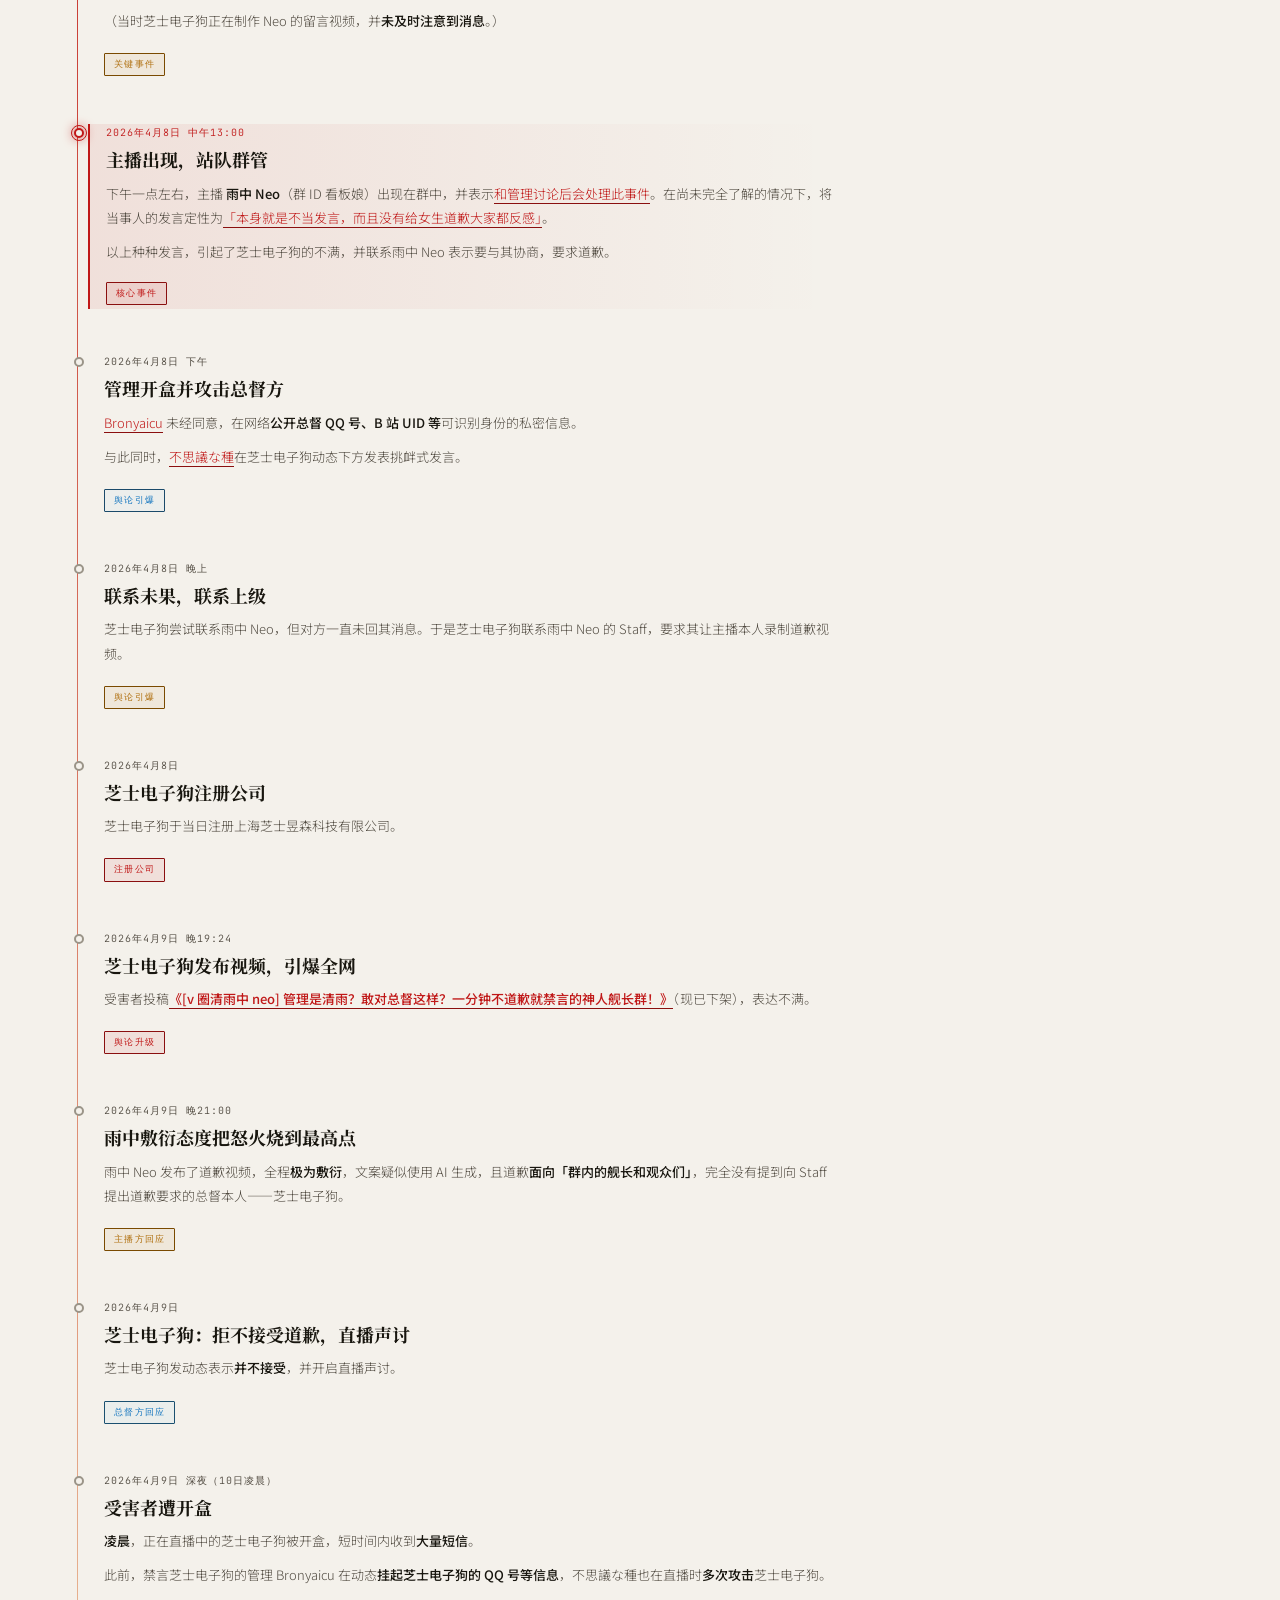
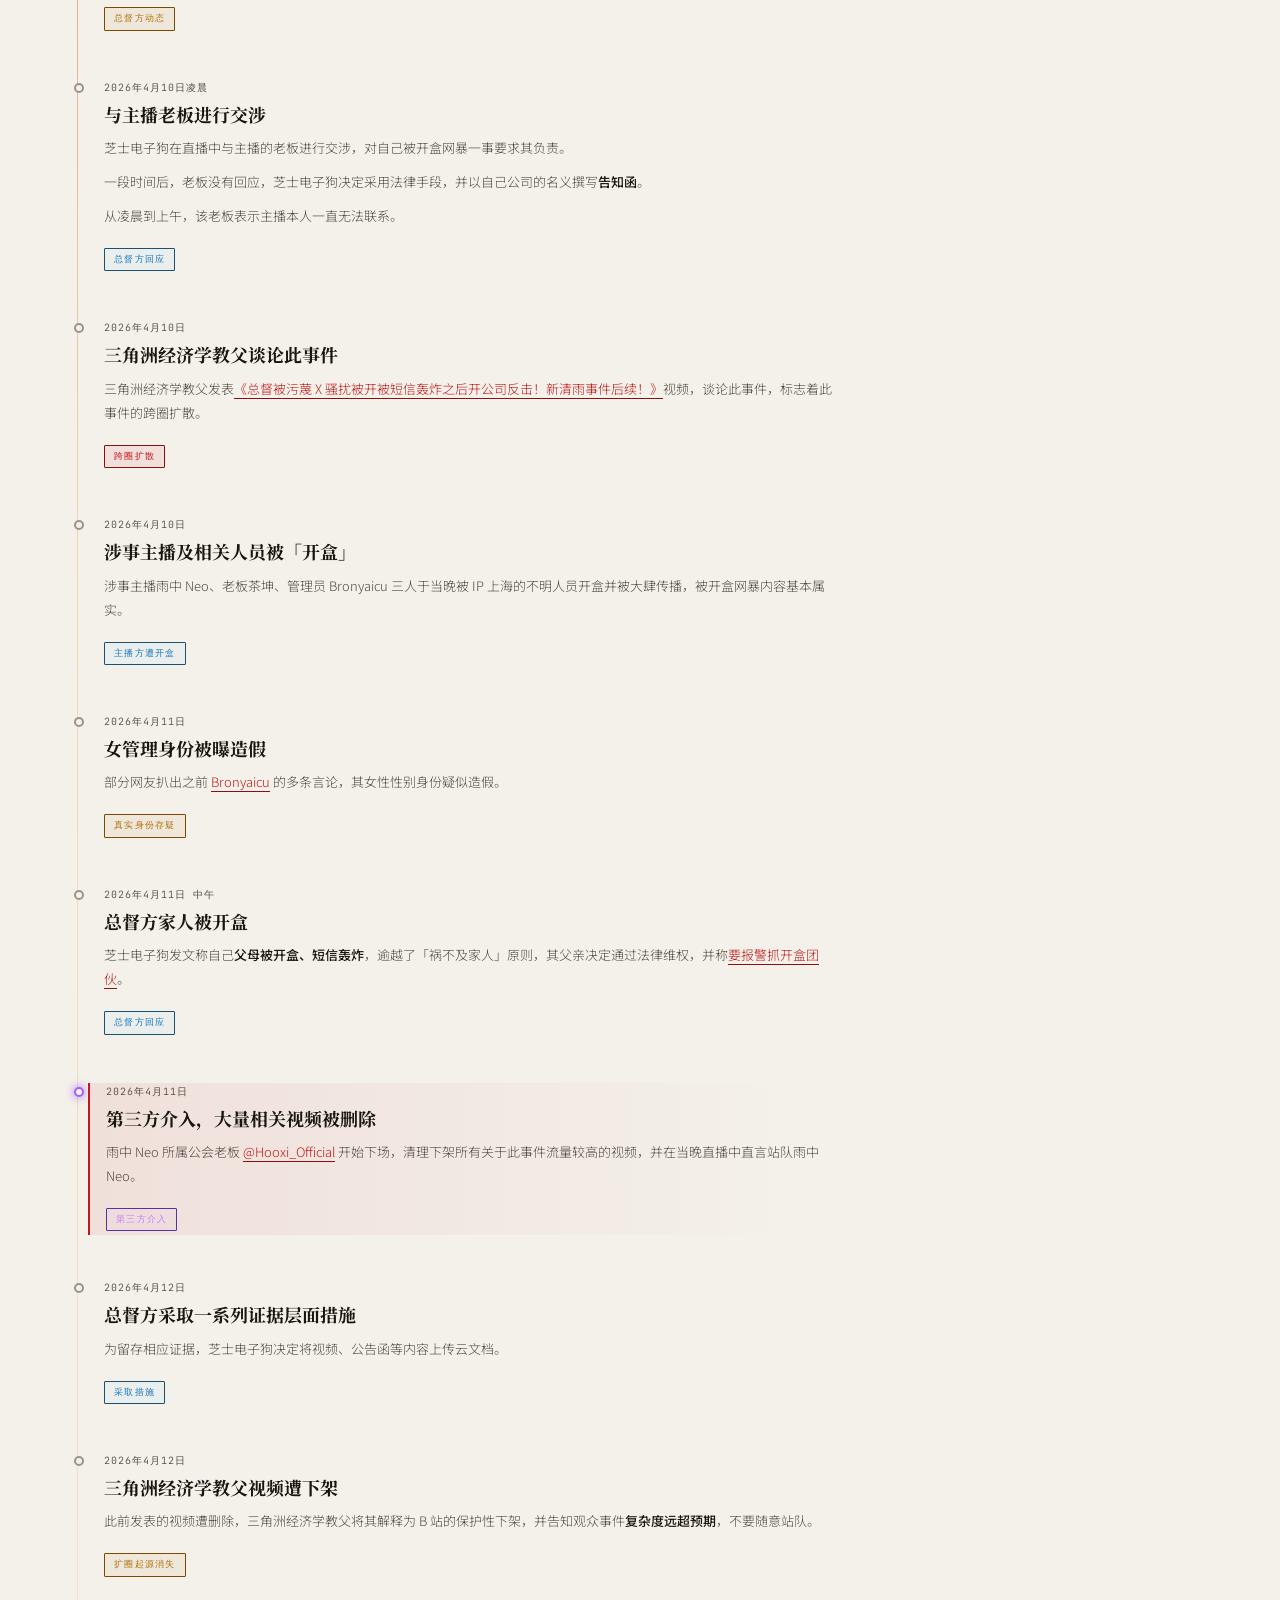
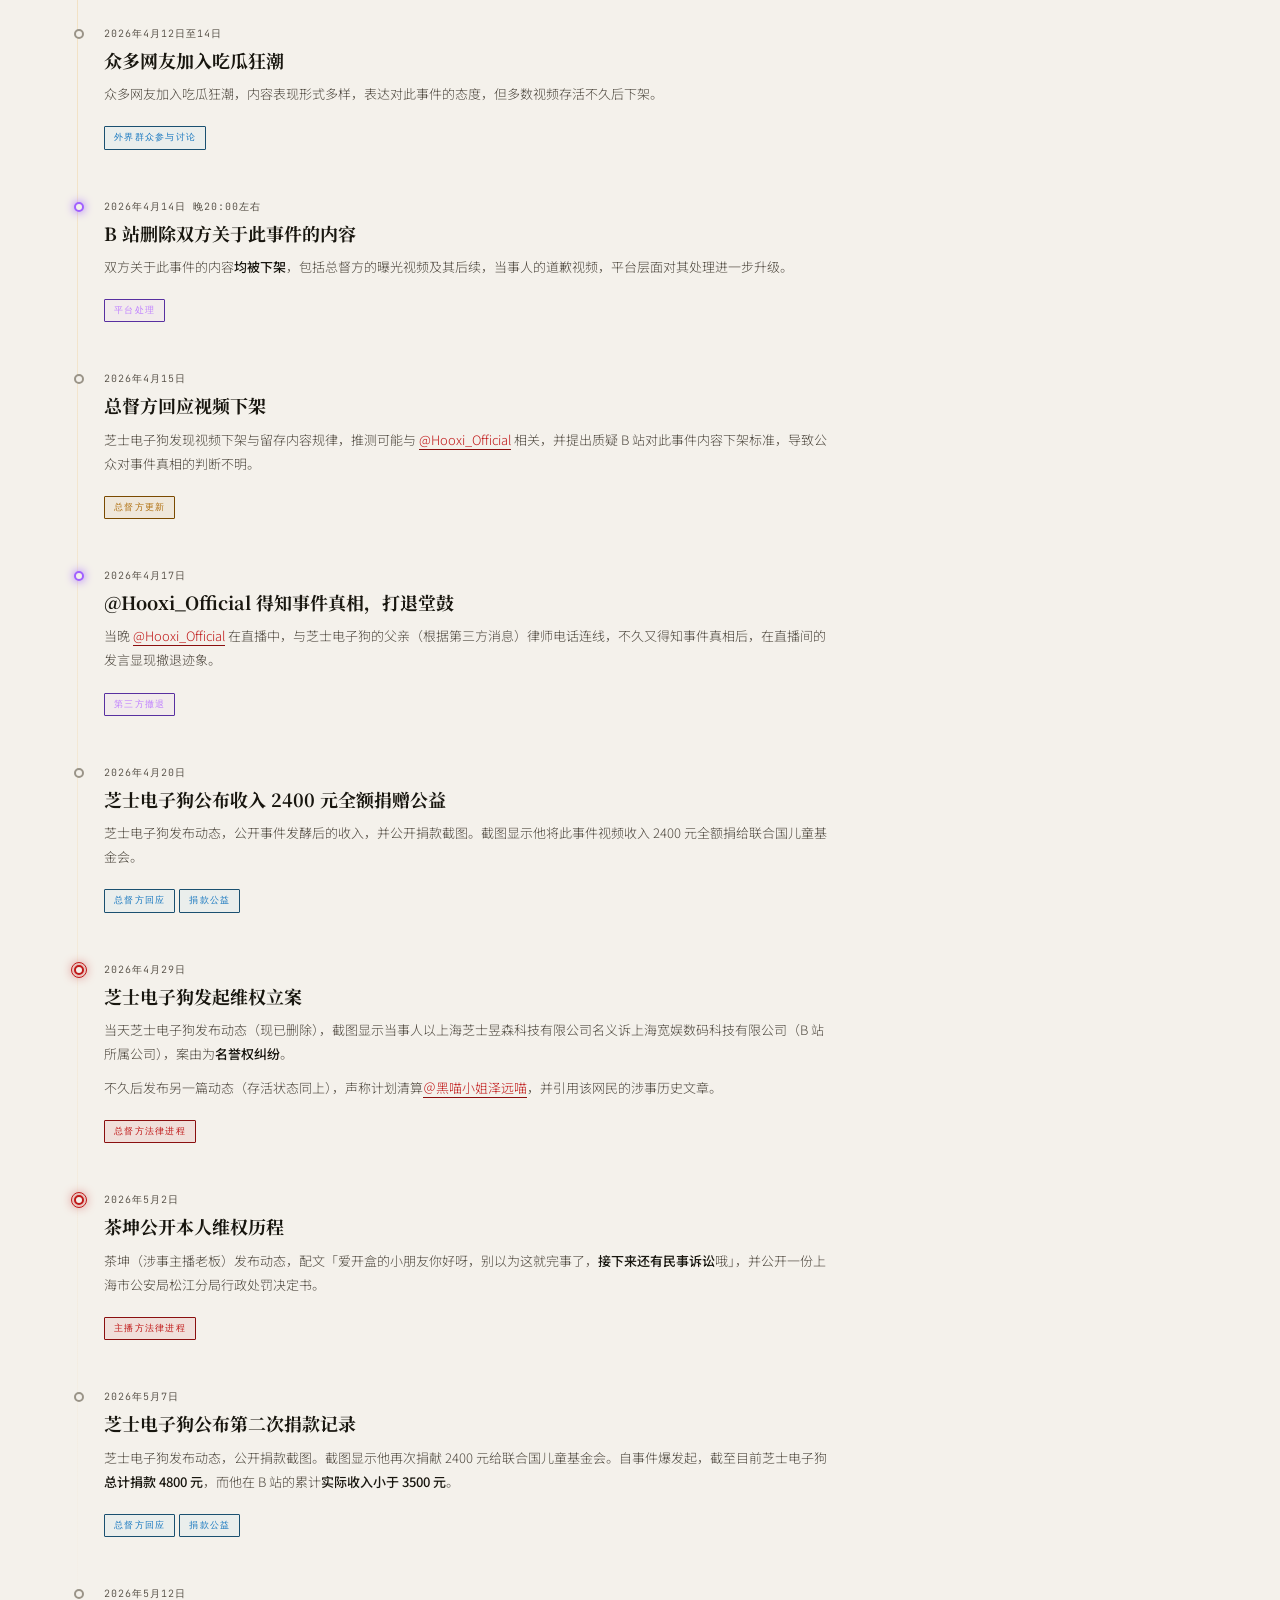
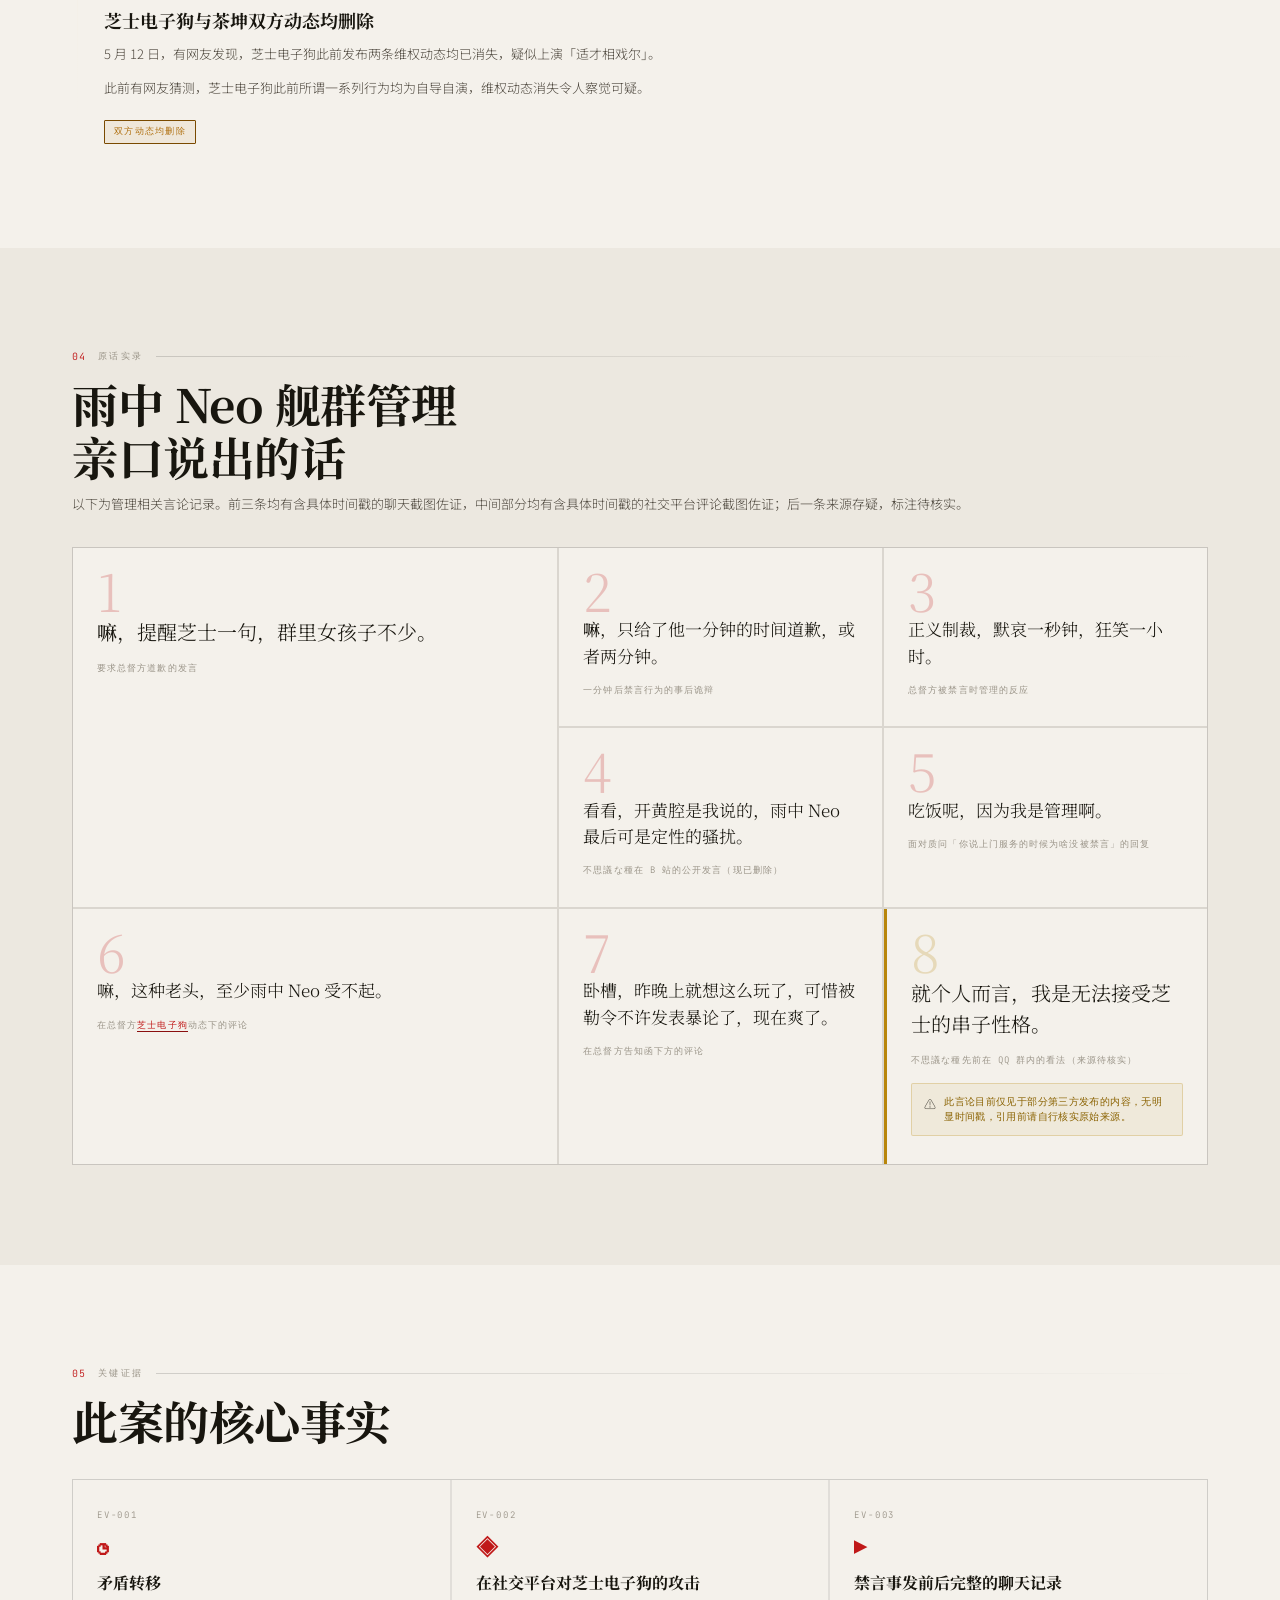
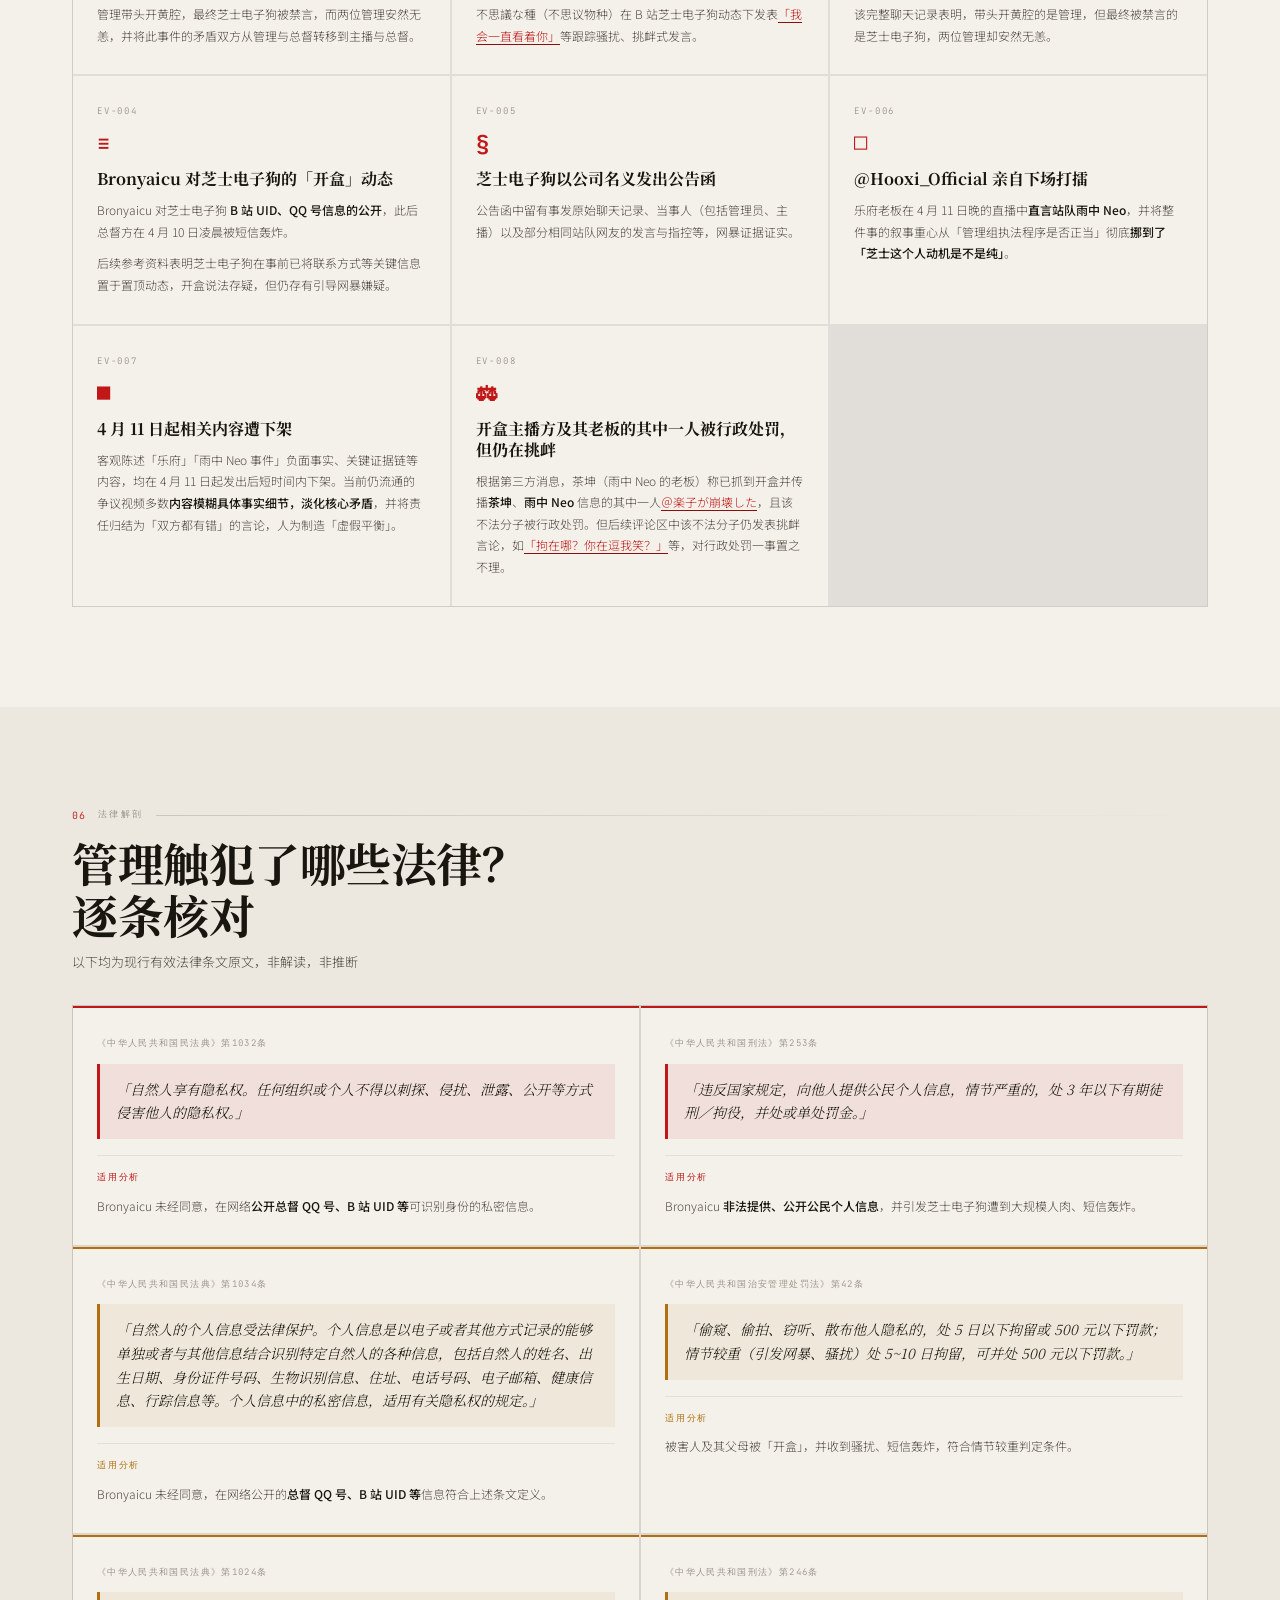
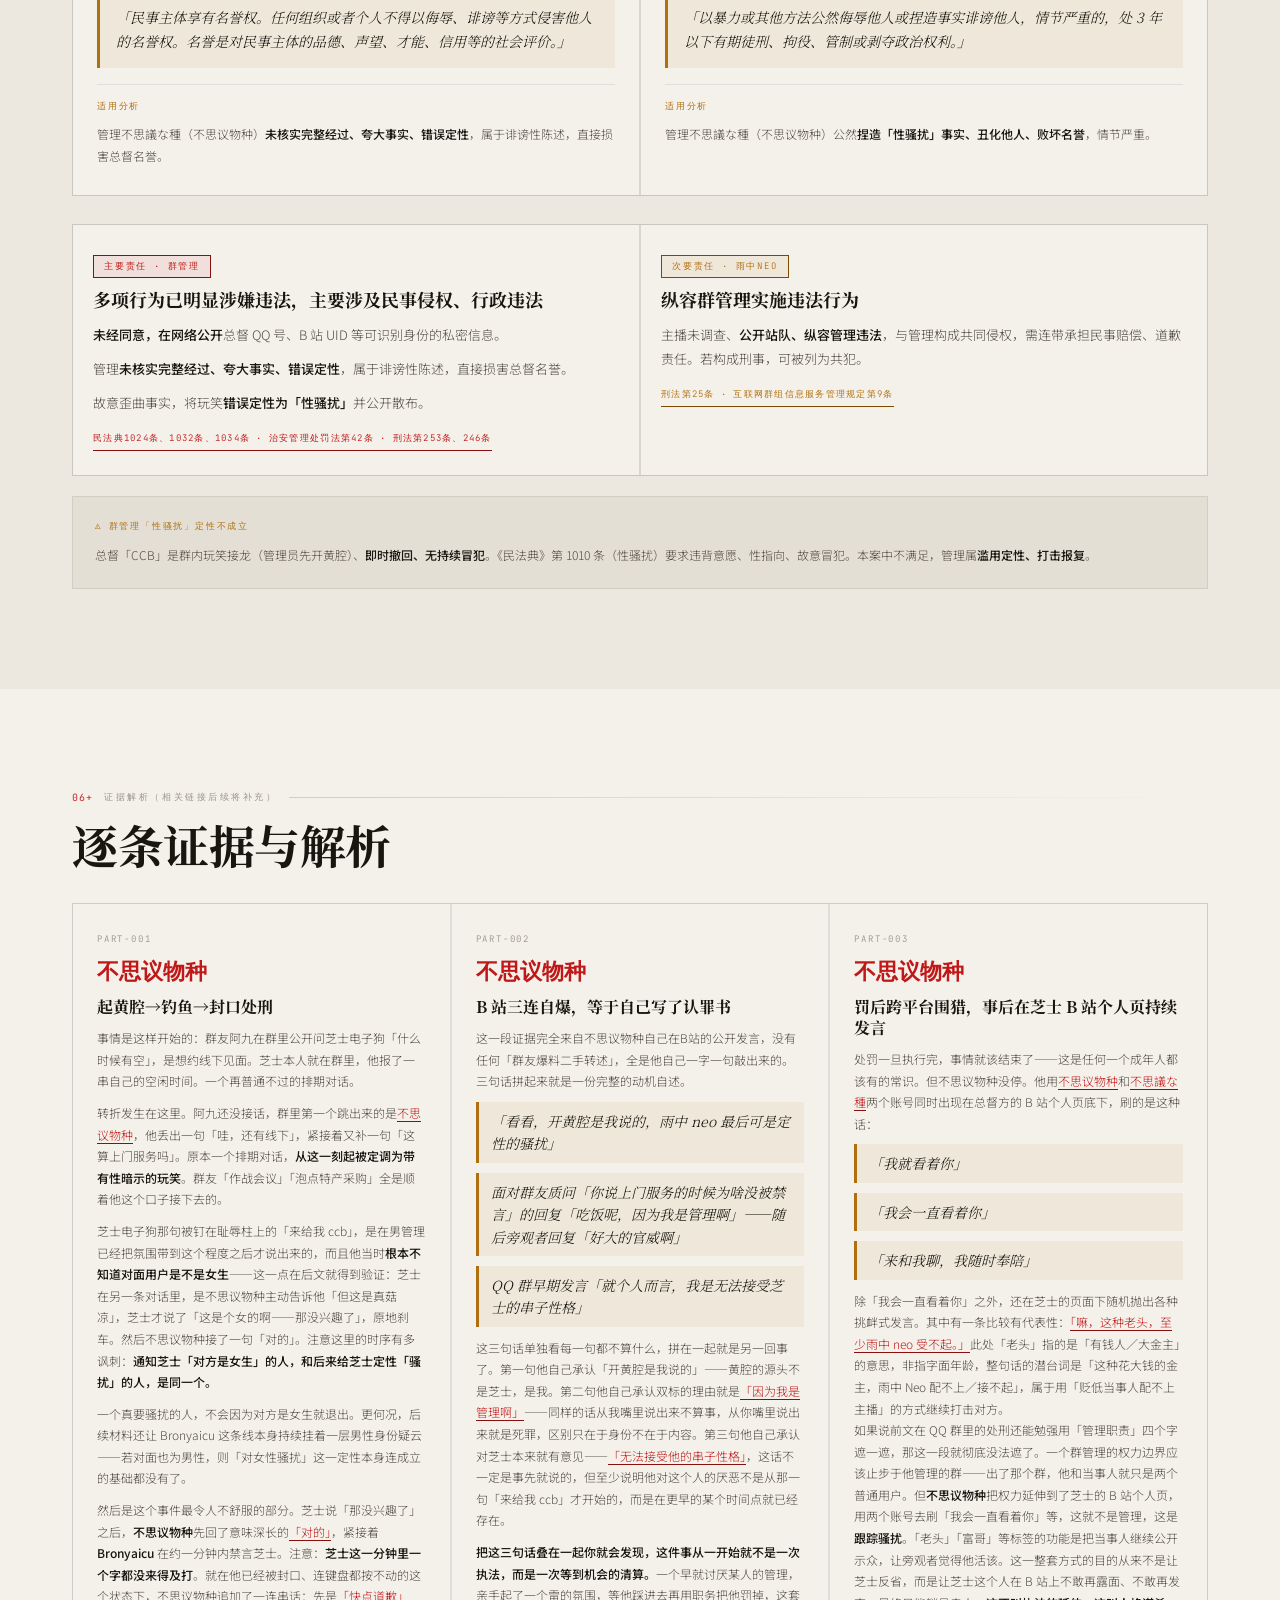
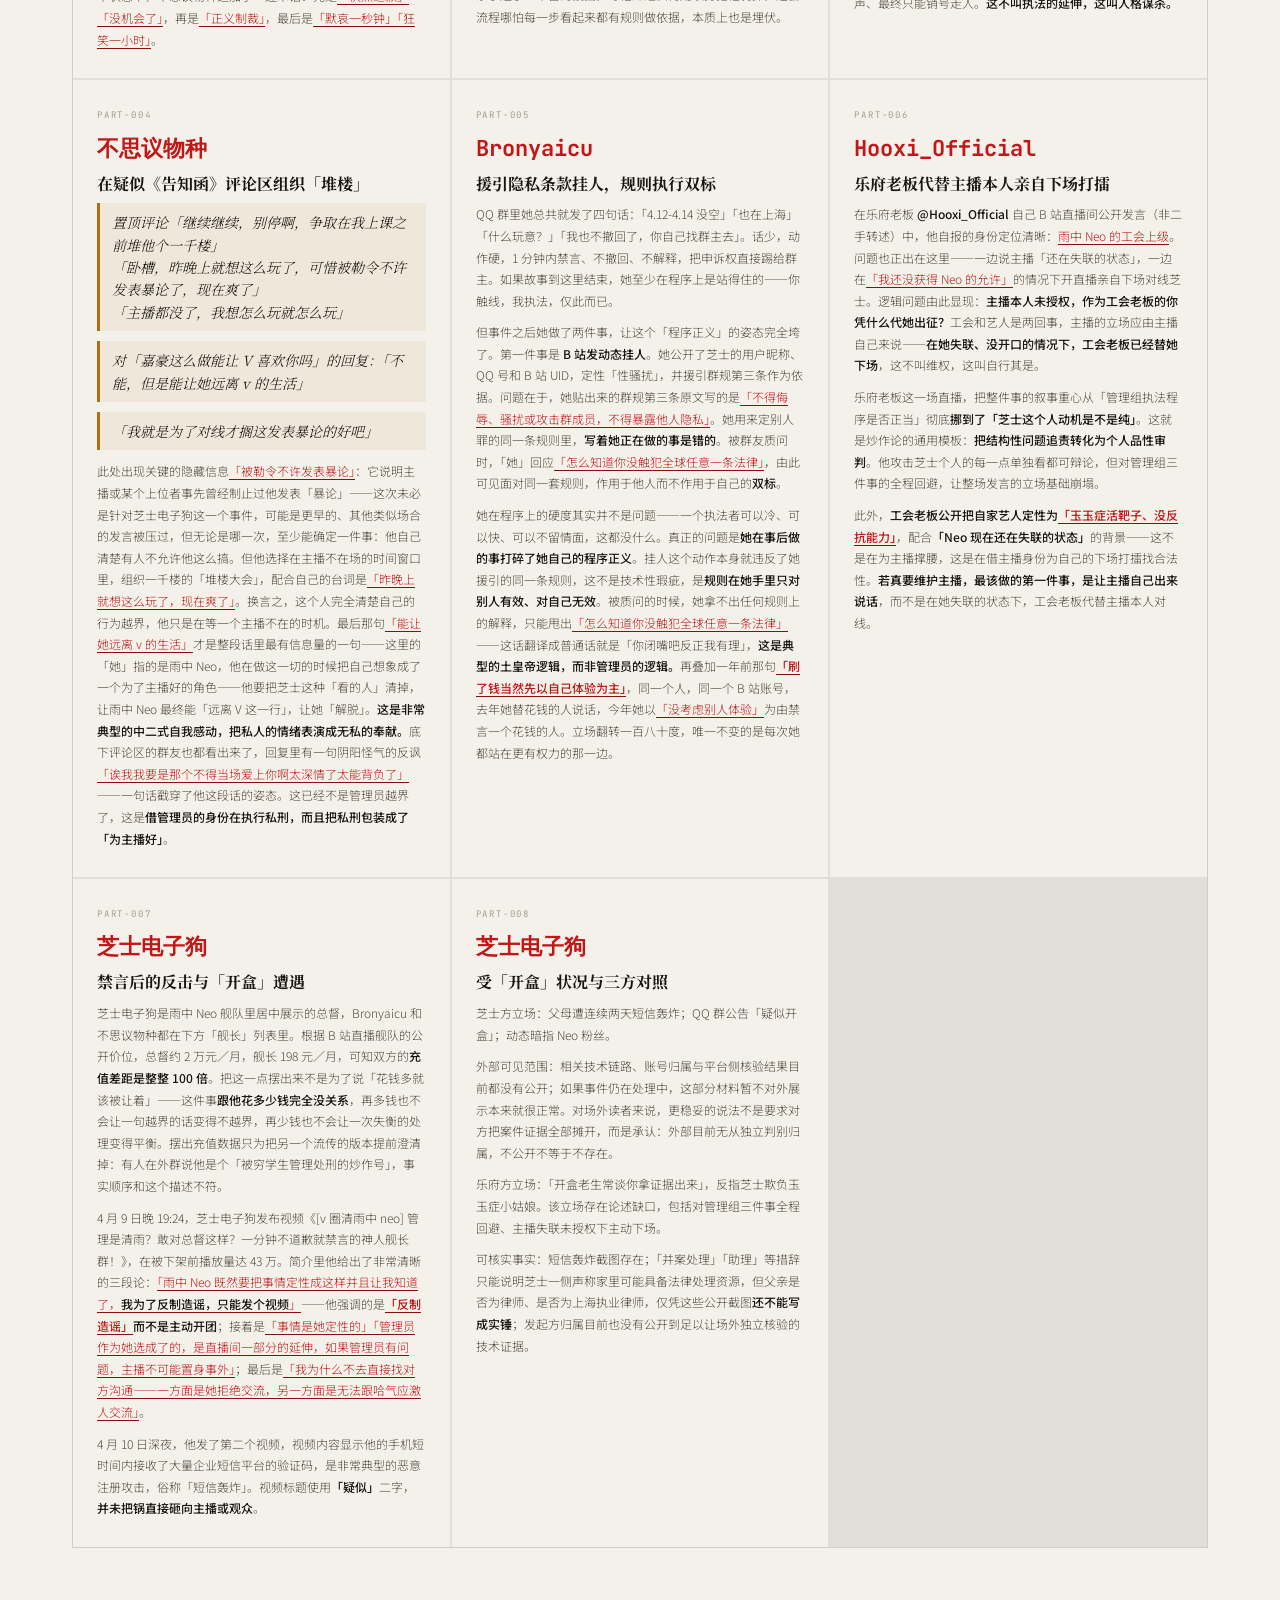
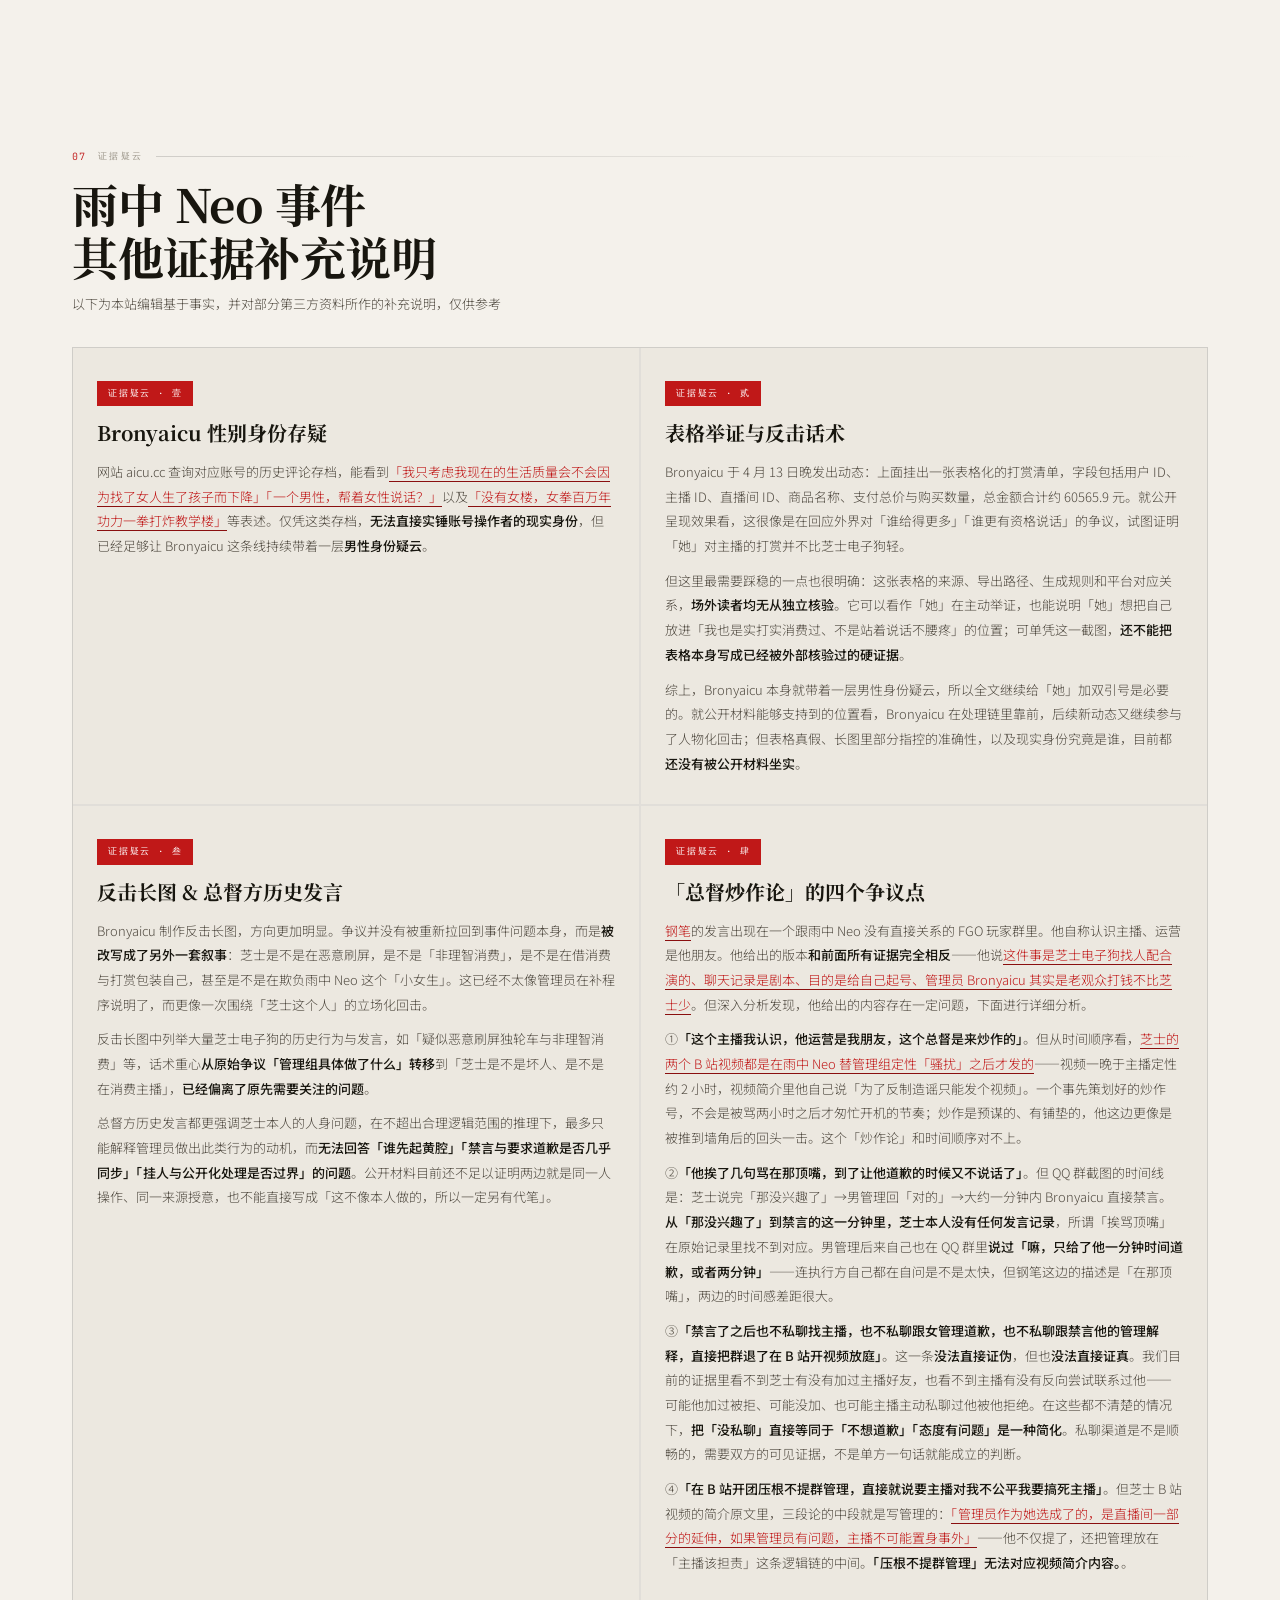
<file: old.html>
<!DOCTYPE html>
<html lang="zh-CN">
<head>
<meta charset="UTF-8">
<meta name="viewport" content="width=device-width, initial-scale=1.0">
<title>雨中 Neo 总督禁言事件 · 完整档案</title>
<link rel="preconnect" href="https://fonts.googleapis.com">
<link href="https://fonts.googleapis.com/css2?family=Noto+Serif+SC:wght@400;700;900&family=JetBrains+Mono:wght@400;600;700&family=Noto+Sans+SC:wght@300;400;500&display=swap" rel="stylesheet">
<link rel="stylesheet" href="css/variables.css">
<link rel="stylesheet" href="css/reset.css">
<link rel="stylesheet" href="css/components.css">
<link rel="stylesheet" href="css/nav.css">
<link rel="stylesheet" href="css/hero.css">
<link rel="stylesheet" href="css/characters.css">
<link rel="stylesheet" href="css/timeline.css">
<link rel="stylesheet" href="css/sections.css">
<link rel="stylesheet" href="css/animations.css">
<link rel="stylesheet" href="css/responsive.css">
<link rel="stylesheet" href="css/banner.css">
</head>
<body>

<!-- utils -->
<div id="progress"></div>
<div id="flash"></div>
<div id="bgc-wrap"><canvas id="bgc"></canvas></div>
<div class="noise"></div>

<!-- loader -->
<div id="loader">
  <div id="loader-lbl">LOADING CASE FILE</div>
  <div id="loader-track"><div id="loader-fill"></div></div>
  <div id="loader-pct">0%</div>
</div>

<!-- ══ NAV ══ -->
<nav class="nav">
  <div class="nav__logo"><span>[</span>雨中 Neo 总督禁言事件<span>]</span></div>
  <ul class="nav__links">
    <li><a href="#chars">当事人</a></li>
    <li><a href="#bg">背景</a></li>
    <li><a href="#tl">时间线</a></li>
    <li><a href="#quotes">原话</a></li>
    <li><a href="#legal">法律</a></li>
    <li><a href="#ed">补充</a></li>
    <li><a href="#aft">后续</a></li>
  </ul>
  <div class="nav__right">
    <div class="nav__status">
      <span class="nav__dot"></span>
      <span>LIVE ARCHIVE</span>
    </div>
    <div class="font-size-switcher" id="font-switcher" role="group" aria-label="字号切换">
      <button class="fs-btn" data-size="small" aria-label="小字号">小</button>
      <button class="fs-btn" data-size="medium" aria-label="中字号">中</button>
      <button class="fs-btn" data-size="large" aria-label="大字号">大</button>
    </div>
    <button class="toggle" id="theme-btn" aria-label="切换亮暗">
      <div class="toggle__thumb">
        <span class="toggle__moon">🌙</span>
        <span class="toggle__sun">☀️</span>
      </div>
    </button>
  </div>
</nav>

<!-- ══ HERO ══ -->
<section class="hero" id="top">
  <div class="banner" style="margin-bottom:50px">
      <p><strong>此文章专栏将在 5 月 28 日关闭。具体公告详见<a href="https://stridenotstrike.netlify.app/posts/2026-05-26/">此处↗</a> 查看。</strong></p>
      <p><strong>This website will close on May 28. <a href="https://stridenotstrike.netlify.app/posts/2026-05-26/">Click here↗</a> for detailed announcement.</strong></p>
  </div>
  <div class="hero__grid"></div>
  <div class="hero__bar"></div>

  <div class="hero__eye ru" data-d="0">
    <span class="hero__eye-line"></span>
    <span class="hero__eye-text">CASE FILE · 2026.04.08 · BILIBILI</span>
  </div>
  <div class="hero__badges ru" style="display:flex;gap:8px;flex-wrap:wrap;margin-bottom:18px" data-d="0">
    <!-- <span style="padding:4px 10px;background:var(--c-red-a);border:1px solid var(--c-red);color:var(--c-red);font-family:var(--f-mono);font-size:calc(11px * var(--fs-mul));letter-spacing:.05em">● 名誉权纠纷立案已发起</span> -->
    <!-- <span style="padding:4px 10px;background:rgba(255,180,0,.08);border:1px solid rgba(255,180,0,.4);color:rgba(255,180,0,.9);font-family:var(--f-mono);font-size:calc(11px * var(--fs-mul));letter-spacing:.05em">⚖ 等待法律程序推进</span> -->
    <span style="padding:4px 10px;background:rgba(255,180,0,.08);border:1px solid rgba(255,180,0,.4);color:rgba(255,180,0,.9);font-family:var(--f-mono);font-size:calc(11px * var(--fs-mul));letter-spacing:.05em">● 法律程序相关状态不明</span>
    <!--<span style="padding:4px 10px;background:rgba(255,255,255,.05);border:1px solid var(--c-line);color:var(--c-dim);font-family:var(--f-mono);font-size:calc(11px * var(--fs-mul));letter-spacing:.05em">↻ 持续更新</span>-->
    <span style="padding:4px 10px;background:rgba(255,255,255,.05);border:1px solid var(--c-line);color:var(--c-dim);font-family:var(--f-mono);font-size:calc(11px * var(--fs-mul));letter-spacing:.05em">● 已归档</span>
    <span style="padding:4px 10px;background:rgba(255,255,255,.05);border:1px solid var(--c-line);color:var(--c-dim);font-family:var(--f-mono);font-size:calc(11px * var(--fs-mul));letter-spacing:.05em">最后编辑：2026 年 5 月 21 日</span>
  </div>

  <div class="hero__title-block">
    <span class="hero__name ru" data-d="1"><span class="glitch" data-t="雨中Neo">雨中 Neo</span></span>
    <span class="hero__event ru" data-d="2">舰群禁言总督事件</span>
    <span class="hero__sub ru" data-d="3">雨中 Neo 舰群禁言总督事件 · 完整档案</span>
  </div>

  <p class="hero__desc ru" data-d="4">
    一场因群管理带头引发的冲突事件。近 <strong>20000 元</strong>的总督打赏，因 <strong>1 分钟</strong>内被群管理禁言，付诸东流。
  </p>

  <div class="hero__stats ru" data-d="5">
    <div class="stat"><span class="stat__n stat__n--red">2026年4月8日</span><span class="stat__l">事件爆发时间</span></div>
    <div class="stat"><span class="stat__n" data-count="1" data-suffix=" 分钟">1 分钟</span><span class="stat__l">被群管理禁言</span></div>
    <div class="stat"><span class="stat__n">87.4 万</span><span class="stat__l">相关视频播放量</span></div>
    <div class="stat"><span class="stat__n stat__n--red">删除相关内容视频</span><span class="stat__l">B站最终处理</span></div>
  </div>

  <div class="hero__banner ru" data-d="6">
    <div class="bn"><span class="bn__n">43 级</span><span class="bn__l">受害者粉丝牌</span></div>
    <div class="bn"><span class="bn__n">19998 元</span><span class="bn__l">受害者打赏金额</span></div>
  </div>

  <div class="hero__tape">
    <span class="hero__tape-label">UCHUU_Neo.docx · LIVE ARCHIVE · 2026</span>
    <span class="hero__tape-dot"></span>
  </div>
</section>

<!-- ══ 01 CHARACTERS ══ -->
<section class="s s--dark" id="chars">
  <div class="s__header ru">
    <span class="s__num">01</span>
    <span class="s__label">当事人</span>
    <span class="s__rule"></span>
  </div>
  <h2 class="s__title ru">这场事件的两个<br>核心人物</h2>

  <div class="char-wrap">

    <div class="char char--villain rl">
      <div class="char__glow"></div>
      <span class="badge badge--red" style="margin-bottom:18px">主播方</span>
      <div class="char__av villain-avatar">
        <div class="char__av-ring"></div>
        <img src="1.jpg" alt="雨中 Neo"
          onerror="this.style.display='none';this.nextElementSibling.style.display='flex'">
        <span class="char__av-icon" style="display:none">!</span>
      </div>
      <h3 class="char__name">雨中 Neo</h3>
      <div class="char__handle"><a href="https://space.bilibili.com/9404404" target="_blank" style="color:inherit;text-decoration:none">B站 @雨中Neo ↗</a></div>
      <div class="char__divider"></div>
      <ul class="char__data">
        <li><span class="ck">粉丝量（事前）</span><span class="cv cv--r">约 33.3 万</span></li>
        <li><span class="ck">粉丝量（最低）</span><span class="cv cv--r">约 30.9 万（-2.4 万）</span></li>
        <li><span class="ck">粉丝量（当前）</span><span class="cv cv--r">约 30.9 万（-2.4 万）</span></li>
        <li><span class="ck">B 站账号状态</span><span class="cv cv--r"><strong>相关内容被平台删除</strong></span></li>
        <li><span class="ck">直播生涯状态</span><span class="cv">近期有复播行为</span></li>
        <li><span class="ck">历史前科</span><span class="cv cv--r">前身为「五月病」（一说「五月七日病」）</span></li>
        <li><span class="ck">前身毕业原因</span><span class="cv">遭不明人员开盒导致强制毕业</span></li>
      </ul>
      <div class="char__verdict">主要责任方 · 涉嫌不当站队群管理、放纵管理恶意网暴粉丝</div>
    </div>

    <div class="char__vs ru">
      <span>VS</span>
      <div class="char__vs-sparks">
        <div class="sp"></div><div class="sp"></div>
        <div class="sp"></div><div class="sp"></div>
      </div>
    </div>

    <div class="char char--victim rr">
      <div class="char__glow"></div>
      <span class="badge badge--amber" style="margin-bottom:18px">总督方</span>
      <div class="char__av victim-avatar">
        <div class="char__av-ring"></div>
        <img src="2.jpg" alt="芝士电子狗"
          onerror="this.style.display='none';this.nextElementSibling.style.display='flex'">
        <span class="char__av-icon" style="display:none">◎</span>
      </div>
      <h3 class="char__name">芝士电子狗</h3>
      <div class="char__handle"><a href="https://space.bilibili.com/518811966" target="_blank" style="color:inherit;text-decoration:none">B站 @芝士电子狗 ↗</a></div>
      <div class="char__divider"></div>
      <ul class="char__data">
        <li><span class="ck">粉丝牌等级</span><span class="cv cv--a">43 级（长期核心老粉）</span></li>
        <li><span class="ck">舰长状态</span><span class="cv cv--a">总督</span></li>
        <li><span class="ck">粉丝数（最高）</span><span class="cv cv--a">1.2 万</span></li>
        <li><span class="ck">粉丝数（当前）</span><span class="cv">1.1 万</span></li>
        <li><span class="ck">打赏金额</span><span class="cv cv--a">不少于 2.2 万元</span></li>
        <li><span class="ck">当前立场</span><span class="cv cv--a">法律程序推进相关内容均消失</span></li>
        <li><span class="ck">事件相关通知群</span><span class="cv">241484575</span></li>
        <li><span class="ck">维权动态</span><span class="cv">当前 B 站无事件进度汇报动态存活</span></li>
        <li><span class="ck">捐款公益</span><span class="cv cv--a">累计已将 4,800 元捐给联合国儿童基金会</span></li>
      </ul>
      <div class="char__verdict">次要责任方 · 等待法院程序推进</div>
    </div>

  </div>
</section>

<!-- ══ 02 BACKGROUND ══ -->
<section class="s s--mid" id="bg">
  <div class="s__header ru">
    <span class="s__num">02</span>
    <span class="s__label">背景机制</span>
    <span class="s__rule"></span>
  </div>
  <h2 class="s__title ru">你需要先了解的事</h2>

  <div class="bg-layout">
    <div class="ru">
      <p style="font-size:calc(14px * var(--fs-mul));color:var(--c-dim);line-height:1.9;margin-bottom:18px">
        在哔哩哔哩（以下简称「B 站」）直播生态中，「大航海」是一种付费订阅打赏，用以表达观众对主播的认可，根据价位不同，从低到高可分为「舰长」「提督」「总督」。其中，<strong style="color:var(--c-red)">「总督」</strong>的等级和金额最高（约每月 2 万元）。
      <p style="font-size:calc(14px * var(--fs-mul));color:var(--c-dim);line-height:1.9">
        打赏本身存在一定风险——<strong>打赏的前提是粉丝对主播的认可和信任</strong>。这一次，一位 43 级总督两个月的信任在冲突之下荡然无存。
      </p>
    </div>

  </div>
</section>

<!-- ══ 03 TIMELINE ══ -->
<section class="s s--dark" id="tl">
  <div class="s__header ru">
    <span class="s__num">03</span>
    <span class="s__label">事件时间线</span>
    <span class="s__rule"></span>
  </div>
  <h2 class="s__title ru">从信任到毁灭<br>完整还原</h2>

  <div class="tl">
    <div class="tl__track"></div>

    <div class="tl__item ru">
      <div class="tl__node"></div>
      <div class="tl__content">
        <div class="tl__time">2026年4月4日 下午</div>
        <h3 class="tl__h">暴风前的宁静</h3>
        <p class="tl__body">本次事件主人公<em>芝士电子狗</em>，在主播雨中 Neo 直播间发了价值近 2 万电池（折合约 2000 元）的 SC（Super chat，醒目留言），并在其直播间<strong>总督</strong>登船。</p>
        <span class="tl__tag tag--bg">背景</span>
      </div>
    </div>

    <div class="tl__item ru">
      <div class="tl__node"></div>
      <div class="tl__content">
        <div class="tl__time">2026年4月8日 中午</div>
        <h3 class="tl__h">致命约谈</h3>
        <p class="tl__body">芝士电子狗在雨中 Neo 的舰长群内约谈线下活动，给出了自己的活动时间和地点（上海）。</p>
        <p class="tl__body" style="margin-top:10px">芝士电子狗＠其接话，回复道<em>「来给我 CCB」</em>（网络梗，无明显恶意倾向）。此发言引起两位管理的不满，<em>不思議な種</em>说明其性别为女生，发言注意礼貌。</p>
        <span class="tl__tag tag--key">导火索</span>
      </div>
    </div>

    <div class="tl__item ru">
      <div class="tl__node"></div>
      <div class="tl__content">
        <div class="tl__time">2026年4月8日 中午12:35</div>
        <h3 class="tl__h">只许州官放火，不许百姓点灯</h3>
        <p class="tl__body">芝士电子狗得知后表示<em>「没兴趣」</em>试图结束话题，然而<em>不思議な種</em>并不接受，以其<strong>冒犯女生</strong>为由，要求其对 Bronyaicu 进行道歉。</p>
        <p class="tl__body" style="margin-top:10px">等待<strong>一分钟</strong>后，<em>Bronyaicu</em> 见芝士电子狗未回应，将其<strong>禁言一小时</strong>。</p>
        <p class="tl__body" style="margin-top:10px">（当时芝士电子狗正在制作 Neo 的留言视频，并<strong>未及时注意到消息</strong>。）</p>
        <span class="tl__tag tag--ev">关键事件</span>
      </div>
    </div>

    <div class="tl__item tl__item--hot ru">
      <div class="tl__node tl__node--hot"></div>
      <div class="tl__content">
        <div class="tl__time tl__time--red">2026年4月8日 中午13:00</div>
        <h3 class="tl__h">主播出现，站队群管</h3>
        <p class="tl__body">下午一点左右，主播 <strong>雨中 Neo</strong>（群 ID 看板娘）出现在群中，并表示<em>和管理讨论后会处理此事件</em>。在尚未完全了解的情况下，将当事人的发言定性为<em>「本身就是不当发言，而且没有给女生道歉大家都反感」</em>。</p>
        <p class="tl__body" style="margin-top:10px">以上种种发言，引起了芝士电子狗的不满，并联系雨中 Neo 表示要与其协商，要求道歉。</p>
        <span class="tl__tag tag--hot" style="margin-top:8px">核心事件</span>
      </div>
    </div>

    <div class="tl__item ru">
      <div class="tl__node"></div>
      <div class="tl__content">
        <div class="tl__time">2026年4月8日 下午</div>
        <h3 class="tl__h">管理开盒并攻击总督方</h3>
        <p class="tl__body"><em>Bronyaicu</em> 未经同意，在网络<strong>公开总督 QQ 号、B 站 UID 等</strong>可识别身份的私密信息。</p>
        <p class="tl__body" style="margin-top:10px">与此同时，<em>不思議な種</em>在芝士电子狗动态下方发表挑衅式发言。</p>
        <span class="tl__tag tag--key">舆论引爆</span>
      </div>
    </div>

    <div class="tl__item ru">
      <div class="tl__node"></div>
      <div class="tl__content">
        <div class="tl__time">2026年4月8日 晚上</div>
        <h3 class="tl__h">联系未果，联系上级</h3>
        <p class="tl__body">芝士电子狗尝试联系雨中 Neo，但对方一直未回其消息。于是芝士电子狗联系雨中 Neo 的 Staff，要求其让主播本人录制道歉视频。</p>
        <span class="tl__tag tag--ev">舆论引爆</span>
      </div>
    </div>

    <div class="tl__item ru">
      <div class="tl__node"></div>
      <div class="tl__content">
        <div class="tl__time">2026年4月8日</div>
        <h3 class="tl__h">芝士电子狗注册公司</h3>
        <p class="tl__body">芝士电子狗于当日注册上海芝士昱森科技有限公司。</p>
        <span class="tl__tag tag--hot">注册公司</span>
      </div>
    </div>

    <div class="tl__item ru">
      <div class="tl__node"></div>
      <div class="tl__content">
        <div class="tl__time">2026年4月9日 晚19:24</div>
        <h3 class="tl__h">芝士电子狗发布视频，引爆全网</h3>
        <p class="tl__body">受害者投稿<strong color="var(--c-red)"><em>《[v 圈清雨中 neo] 管理是清雨？敢对总督这样？一分钟不道歉就禁言的神人舰长群！​》</em></strong>（现已下架），表达不满。</p>
        <span class="tl__tag tag--hot">舆论升级</span>
      </div>
    </div>

    <div class="tl__item ru">
      <div class="tl__node"></div>
      <div class="tl__content">
        <div class="tl__time">2026年4月9日 晚21:00</div>
        <h3 class="tl__h">雨中敷衍态度把怒火烧到最高点</h3>
        <p class="tl__body">雨中 Neo 发布了道歉视频，全程<strong>极为敷衍</strong>，文案疑似使用 AI 生成，且道歉<strong>面向「群内的舰长和观众们」</strong>，完全没有提到向 Staff 提出道歉要求的总督本人——芝士电子狗。</p>
        <span class="tl__tag tag--ev">主播方回应</span>
      </div>
    </div>

    <div class="tl__item ru">
      <div class="tl__node"></div>
      <div class="tl__content">
        <div class="tl__time">2026年4月9日</div>
        <h3 class="tl__h">芝士电子狗：拒不接受道歉，直播声讨</h3>
        <p class="tl__body">芝士电子狗发动态表示<strong>并不接受</strong>，并开启直播声讨。</p>
        <span class="tl__tag tag--law">总督方回应</span>
      </div>
    </div>

    <div class="tl__item ru">
      <div class="tl__node"></div>
      <div class="tl__content">
        <div class="tl__time">2026年4月9日 深夜（10日凌晨）</div>
        <h3 class="tl__h">受害者遭开盒</h3>
        <p class="tl__body"><strong>凌晨</strong>，正在直播中的芝士电子狗被开盒，短时间内收到<strong>大量短信</strong>。</p>
        <p class="tl__body" style="margin-top:10px">此前，禁言芝士电子狗的管理 Bronyaicu 在动态<strong>挂起芝士电子狗的 QQ 号等信息</strong>，不思議な種也在直播时<strong>多次攻击</strong>芝士电子狗。</p>
        <span class="tl__tag tag--ev">总督方动态</span>
      </div>
    </div>

    <div class="tl__item ru">
      <div class="tl__node"></div>
      <div class="tl__content">
        <div class="tl__time">2026年4月10日凌晨</div>
        <h3 class="tl__h">与主播老板进行交涉</h3>
        <p class="tl__body">芝士电子狗在直播中与主播的老板进行交涉，对自己被开盒网暴一事要求其负责。</p>
        <p class="tl__body" style="margin-top:10px">一段时间后，老板没有回应，芝士电子狗决定采用法律手段，并以自己公司的名义撰写<strong>告知函</strong>。</p>
        <p class="tl__body" style="margin-top:10px">从凌晨到上午，该老板表示主播本人一直无法联系。</p>
        <span class="tl__tag tag--law">总督方回应</span>
      </div>
    </div>

    <div class="tl__item ru">
      <div class="tl__node"></div>
      <div class="tl__content">
        <div class="tl__time">2026年4月10日</div>
        <h3 class="tl__h">三角洲经济学教父谈论此事件</h3>
        <p class="tl__body">三角洲经济学教父发表<em>《总督被污蔑 X 骚扰被开被短信轰炸之后开公司反击！新清雨事件后续！》</em>视频，谈论此事件，标志着此事件的跨圈扩散。</p>
        <span class="tl__tag tag--hot">跨圈扩散</span>
      </div>
    </div>

    <div class="tl__item ru">
      <div class="tl__node"></div>
      <div class="tl__content">
        <div class="tl__time">2026年4月10日</div>
        <h3 class="tl__h">涉事主播及相关人员被「开盒」</h3>
        <p class="tl__body">涉事主播雨中 Neo、老板茶坤、管理员 Bronyaicu 三人于当晚被 IP 上海的不明人员开盒并被大肆传播，被开盒网暴内容基本属实。</p>
        <span class="tl__tag tag--law">主播方遭开盒</span>
      </div>
    </div>

    <div class="tl__item ru">
      <div class="tl__node"></div>
      <div class="tl__content">
        <div class="tl__time">2026年4月11日</div>
        <h3 class="tl__h">女管理身份被曝造假</h3>
        <p class="tl__body">部分网友扒出之前 <em>Bronyaicu</em> 的多条言论，其女性性别身份疑似造假。</p>
        <span class="tl__tag tag--ev">真实身份存疑</span>
      </div>
    </div>

    <div class="tl__item ru">
      <div class="tl__node"></div>
      <div class="tl__content">
        <div class="tl__time">2026年4月11日 中午</div>
        <h3 class="tl__h">总督方家人被开盒</h3>
        <p class="tl__body">芝士电子狗发文称自己<strong>父母被开盒、短信轰炸</strong>，逾越了「祸不及家人」原则，其父亲决定通过法律维权，并称<em>要报警抓开盒团伙</em>。</p>
        <span class="tl__tag tag--law">总督方回应</span>
      </div>
    </div>

    <div class="tl__item tl__item--hot ru">
      <div class="tl__node tl__node--ban"></div>
      <div class="tl__content">
        <div class="tl__time">2026年4月11日</div>
        <h3 class="tl__h">第三方介入，大量相关视频被删除</h3>
        <p class="tl__body">雨中 Neo 所属公会老板 <em>@Hooxi_Official</em> 开始下场，清理下架所有关于此事件流量较高的视频，并在当晚直播中直言站队雨中 Neo。</p>
        <span class="tl__tag tag--ban">第三方介入</span>
      </div>
    </div>

    <div class="tl__item ru">
      <div class="tl__node"></div>
      <div class="tl__content">
        <div class="tl__time">2026年4月12日</div>
        <h3 class="tl__h">总督方采取一系列证据层面措施</h3>
        <p class="tl__body">为留存相应证据，芝士电子狗决定将视频、公告函等内容上传云文档。</p>
        <span class="tl__tag tag--law">采取措施</span>
      </div>
    </div>

    <div class="tl__item ru">
      <div class="tl__node"></div>
      <div class="tl__content">
        <div class="tl__time">2026年4月12日</div>
        <h3 class="tl__h">三角洲经济学教父视频遭下架</h3>
        <p class="tl__body">此前发表的视频遭删除，三角洲经济学教父将其解释为 B 站的保护性下架，并告知观众事件<strong>复杂度远超预期</strong>，不要随意站队。</p>
        <span class="tl__tag tag--ev">扩圈起源消失</span>
      </div>
    </div>

    <div class="tl__item ru">
      <div class="tl__node"></div>
      <div class="tl__content">
        <div class="tl__time">2026年4月12日至14日</div>
        <h3 class="tl__h">众多网友加入吃瓜狂潮</h3>
        <p class="tl__body">众多网友加入吃瓜狂潮，内容表现形式多样，表达对此事件的态度，但多数视频存活不久后下架。</p>
        <span class="tl__tag tag--law">外界群众参与讨论</span>
      </div>
    </div>

    <div class="tl__item ru">
      <div class="tl__node tl__node--ban"></div>
      <div class="tl__content">
        <div class="tl__time">2026年4月14日 晚20:00左右</div>
        <h3 class="tl__h">B 站删除双方关于此事件的内容</h3>
        <p class="tl__body">双方关于此事件的内容<strong>均被下架</strong>，包括总督方的曝光视频及其后续，当事人的道歉视频，平台层面对其处理进一步升级。</p>
        <span class="tl__tag tag--ban">平台处理</span>
      </div>
    </div>

    <div class="tl__item ru">
      <div class="tl__node"></div>
      <div class="tl__content">
        <div class="tl__time">2026年4月15日</div>
        <h3 class="tl__h">总督方回应视频下架</h3>
        <p class="tl__body">芝士电子狗发现视频下架与留存内容规律，推测可能与 <em>@Hooxi_Official</em> 相关，并提出质疑 B 站对此事件内容下架标准，导致公众对事件真相的判断不明。</p>
        <span class="tl__tag tag--ev">总督方更新</span>
      </div>
    </div>

    <div class="tl__item ru">
      <div class="tl__node tl__node--ban"></div>
      <div class="tl__content">
        <div class="tl__time">2026年4月17日</div>
        <h3 class="tl__h">@Hooxi_Official 得知事件真相，打退堂鼓</h3>
        <p class="tl__body">当晚 <em>@Hooxi_Official</em> 在直播中，与芝士电子狗的父亲（根据第三方消息）律师电话连线，不久又得知事件真相后，在直播间的发言显现撤退迹象。</p>
        <span class="tl__tag tag--ban">第三方撤退</span>
      </div>
    </div>

    <div class="tl__item ru">
      <div class="tl__node"></div>
      <div class="tl__content">
        <div class="tl__time">2026年4月20日</div>
        <h3 class="tl__h">芝士电子狗公布收入 2400 元全额捐赠公益</h3>
        <p class="tl__body">芝士电子狗发布动态，公开事件发酵后的收入，并公开捐款截图。截图显示他将此事件视频收入 2400 元全额捐给联合国儿童基金会。</p>
        <span class="tl__tag tag--law">总督方回应</span>
        <span class="tl__tag tag--law">捐款公益</span>
      </div>
    </div>

    <div class="tl__item ru">
      <div class="tl__node tl__node--hot"></div>
      <div class="tl__content">
        <div class="tl__time">2026年4月29日</div>
        <h3 class="tl__h">芝士电子狗发起维权立案</h3>
        <p class="tl__body">当天芝士电子狗发布动态（现已删除），截图显示当事人以上海芝士昱森科技有限公司名义诉上海宽娱数码科技有限公司（B 站所属公司），案由为<strong>名誉权纠纷</strong>。</p>
        <p class="tl__body">不久后发布另一篇动态（存活状态同上），声称计划清算<em>＠黑喵小姐泽远喵</em>，并引用该网民的涉事历史文章。</p>
        <span class="tl__tag tag--hot">总督方法律进程</span>
      </div>
    </div>

    <div class="tl__item ru">
      <div class="tl__node tl__node--hot"></div>
      <div class="tl__content">
        <div class="tl__time">2026年5月2日</div>
        <h3 class="tl__h">茶坤公开本人维权历程</h3>
        <p class="tl__body">茶坤（涉事主播老板）发布动态，配文「爱开盒的小朋友你好呀，别以为这就完事了，<strong>接下来还有民事诉讼</strong>哦」，并公开一份上海市公安局松江分局行政处罚决定书。</p>
        <span class="tl__tag tag--hot">主播方法律进程</span>
      </div>
    </div>

    <div class="tl__item ru">
      <div class="tl__node"></div>
      <div class="tl__content">
        <div class="tl__time">2026年5月7日</div>
        <h3 class="tl__h">芝士电子狗公布第二次捐款记录</h3>
        <p class="tl__body">芝士电子狗发布动态，公开捐款截图。截图显示他再次捐献 2400 元给联合国儿童基金会。自事件爆发起，截至目前芝士电子狗<strong>总计捐款 4800 元</strong>，而他在 B 站的累计<strong>实际收入小于 3500 元</strong>。</p>
        <span class="tl__tag tag--law">总督方回应</span>
        <span class="tl__tag tag--law">捐款公益</span>
      </div>
    </div>

    <div class="tl__item ru" id="latest">
      <div class="tl__node"></div>
      <div class="tl__content">
        <div class="tl__time">2026年5月12日</div>
        <h3 class="tl__h">芝士电子狗与茶坤双方动态均删除</h3>
        <p class="tl__body">5 月 12 日，有网友发现，芝士电子狗此前发布两条维权动态均已消失，疑似上演「适才相戏尔」。</p>
        <p class="tl__body" style="margin-top:10px">此前有网友猜测，芝士电子狗此前所谓一系列行为均为自导自演，维权动态消失令人察觉可疑。</p>
        <span class="tl__tag tag--ev">双方动态均删除</span>
      </div>
    </div>

  </div>
</section>


<!-- ══ 04 QUOTES ══ -->
<section class="s s--mid" id="quotes">
  <div class="s__header ru">
    <span class="s__num">04</span>
    <span class="s__label">原话实录</span>
    <span class="s__rule"></span>
  </div>
  <h2 class="s__title ru">雨中 Neo 舰群管理<br>亲口说出的话</h2>
  <p class="s__sub ru">以下为管理相关言论记录。前三条均有含具体时间戳的聊天截图佐证，中间部分均有含具体时间戳的社交平台评论截图佐证；后一条来源存疑，标注待核实。</p>

  <div class="q-grid ru">
    <div class="q q--lg">
      <span class="q__mark">1</span>
      <div class="q__text"><strong>嘛</strong>，提醒芝士一句，群里女孩子不少。</div>
      <div class="q__ctx">要求总督方道歉的发言</div>
    </div>
    <div class="q">
      <span class="q__mark">2</span>
      <div class="q__text" font-size calc(20px * var(--fs-mul))><strong>嘛</strong>，只给了他一分钟的时间道歉，或者两分钟。</div>
      <div class="q__ctx">一分钟后禁言行为的事后诡辩</div>
    </div>
    <div class="q">
      <span class="q__mark">3</span>
      <div class="q__text">正义制裁，默哀一秒钟，狂笑一小时。</div>
      <div class="q__ctx">总督方被禁言时管理的反应</div>
    </div>
    <div class="q">
      <span class="q__mark">4</span>
      <div class="q__text">看看，开黄腔是我说的，雨中 Neo 最后可是定性的骚扰。</div>
      <div class="q__ctx">不思議な種在 B 站的公开发言（现已删除）</div>
    </div>
    <div class="q">
      <span class="q__mark">5</span>
      <div class="q__text">吃饭呢，因为我是管理啊。</div>
      <div class="q__ctx">面对质问「你说上门服务的时候为啥没被禁言」的回复</div>
    </div>
    <div class="q">
      <span class="q__mark">6</span>
      <div class="q__text">嘛，这种老头，至少雨中 Neo 受不起。</div>
      <div class="q__ctx">在总督方<em>芝士电子狗</em>动态下的评论</div>
    </div>
    <div class="q">
      <span class="q__mark">7</span>
      <div class="q__text">卧槽，昨晚上就想这么玩了，可惜被勒令不许发表暴论了，现在爽了。</div>
      <div class="q__ctx">在总督方告知函下方的评论</div>
    </div>

    <div class="q q--lg q--unverified">
      <span class="q__mark">8</span>
      <div class="q__text">就个人而言，我是无法接受芝士的串子性格。</div>
      <div class="q__ctx">不思議な種先前在 QQ 群内的看法（来源待核实）</div>
      <div class="q__warn">
        <span class="q__warn-icon">⚠</span>
        <span class="q__warn-text">此言论目前仅见于部分第三方发布的内容，无明显时间戳，引用前请自行核实原始来源。</span>
      </div>
    </div>
  </div>
</section>

<!-- ══ 05 EVIDENCE ══ -->
<section class="s s--dark" id="ev">
  <div class="s__header ru">
    <span class="s__num">05</span>
    <span class="s__label">关键证据</span>
    <span class="s__rule"></span>
  </div>
  <h2 class="s__title ru">此案的核心事实</h2>

  <div class="ev-grid ru">
    <div class="ev">
      <div class="ev__num">EV-001</div>
      <span class="ev__icon">◷</span>
      <h3 class="ev__h">矛盾转移</h3>
      <p class="ev__body">管理带头开黄腔，最终芝士电子狗被禁言，而两位管理安然无恙，并将此事件的矛盾双方从管理与总督转移到主播与总督。</p>
    </div>
    <div class="ev">
      <div class="ev__num">EV-002</div>
      <span class="ev__icon">◈</span>
      <h3 class="ev__h">在社交平台对芝士电子狗的攻击</h3>
      <p class="ev__body">不思議な種（不思议物种）在 B 站芝士电子狗动态下发表<em>「我会一直看着你」</em>等跟踪骚扰、挑衅式发言。</p>
    </div>
    <div class="ev">
      <div class="ev__num">EV-003</div>
      <span class="ev__icon">▶</span>
      <h3 class="ev__h">禁言事发前后完整的聊天记录</h3>
      <p class="ev__body">该完整聊天记录表明，带头开黄腔的是管理，但最终被禁言的是芝士电子狗，两位管理却安然无恙。</p>
    </div>
    <div class="ev">
      <div class="ev__num">EV-004</div>
      <span class="ev__icon">≡</span>
      <h3 class="ev__h">Bronyaicu 对芝士电子狗的「开盒」动态</h3>
      <p class="ev__body">Bronyaicu 对芝士电子狗 <strong>B 站 UID、QQ 号信息的公开</strong>，此后总督方在 4 月 10 日凌晨被短信轰炸。</p>
      <p class="ev__body" style="margin-top: 10px;">后续参考资料表明芝士电子狗在事前已将联系方式等关键信息置于置顶动态，开盒说法存疑，但仍存有引导网暴嫌疑。</p>
    </div>
    <div class="ev">
      <div class="ev__num">EV-005</div>
      <span class="ev__icon">§</span>
      <h3 class="ev__h">芝士电子狗以公司名义发出公告函</h3>
      <p class="ev__body">公告函中留有事发原始聊天记录、当事人（包括管理员、主播）以及部分相同站队网友的发言与指控等，网暴证据证实。</p>
    </div>
    <div class="ev">
      <div class="ev__num">EV-006</div>
      <span class="ev__icon">□</span>
      <h3 class="ev__h">@Hooxi_Official 亲自下场打擂</h3>
      <p class="ev__body">乐府老板在 4 月 11 日晚的直播中<strong>直言站队雨中 Neo</strong>，并将整件事的叙事重心从「管理组执法程序是否正当」彻底<strong>挪到了「芝士这个人动机是不是纯」</strong>。</p>
    </div>
    <div class="ev">
      <div class="ev__num">EV-007</div>
      <span class="ev__icon">■</span>
      <h3 class="ev__h">4 月 11 日起相关内容遭下架</h3>
      <p class="ev__body">客观陈述「乐府」「雨中 Neo 事件」负面事实、关键证据链等内容，均在 4 月 11 日起发出后短时间内下架。当前仍流通的争议视频多数<strong>内容模糊具体事实细节，淡化核心矛盾</strong>，并将责任归结为「双方都有错」的言论，人为制造「虚假平衡」。</p>
    </div>

    <div class="ev">
      <div class="ev__num">EV-008</div>
      <span class="ev__icon">⚖</span>
      <h3 class="ev__h">开盒主播方及其老板的其中一人被行政处罚，但仍在挑衅</h3>
      <p class="ev__body">根据第三方消息，茶坤（雨中 Neo 的老板）称已抓到开盒并传播<strong>茶坤</strong>、<strong>雨中 Neo</strong> 信息的其中一人<em>＠楽子が崩壊した</em>，且该不法分子被行政处罚。但后续评论区中该不法分子仍发表挑衅言论，如<em>「拘在哪？你在逗我笑？」</em>等，对行政处罚一事置之不理。</p>
    </div>

  </div>
</section>

<!-- ══ 06 LEGAL ══ -->
<section class="s s--mid" id="legal">
  <div class="s__header ru">
    <span class="s__num">06</span>
    <span class="s__label">法律解剖</span>
    <span class="s__rule"></span>
  </div>
  <h2 class="s__title ru">管理触犯了哪些法律？<br>逐条核对</h2>
  <p class="s__sub ru">以下均为现行有效法律条文原文，非解读，非推断</p>

  <div class="law-grid ru">
    <div class="law law--red">
      <div class="law__ref">《中华人民共和国民法典》第1032条</div>
      <div class="law__quote">「自然人享有隐私权。任何组织或个人不得以刺探、侵扰、泄露、公开等方式侵害他人的隐私权。」</div>
      <div class="law__hr"></div>
      <div class="law__tag">适用分析</div>
      <p class="law__body">Bronyaicu 未经同意，在网络<strong>公开总督 QQ 号、B 站 UID 等</strong>可识别身份的私密信息。</p>
    </div>

    <div class="law law--red">
      <div class="law__ref">《中华人民共和国刑法》第253条</div>
      <div class="law__quote">「违反国家规定，向他人提供公民个人信息，情节严重的，处 3 年以下有期徒刑／拘役，并处或单处罚金。」</div>
      <div class="law__hr"></div>
      <div class="law__tag">适用分析</div>
      <p class="law__body">Bronyaicu <strong>非法提供、公开公民个人信息</strong>，并引发芝士电子狗遭到大规模人肉、短信轰炸。</p>
    </div>

    <div class="law law--amber">
      <div class="law__ref">《中华人民共和国民法典》第1034条</div>
      <div class="law__quote">「自然人的个人信息受法律保护。个人信息是以电子或者其他方式记录的能够单独或者与其他信息结合识别特定自然人的各种信息，包括自然人的姓名、出生日期、身份证件号码、生物识别信息、住址、电话号码、电子邮箱、健康信息、行踪信息等。个人信息中的私密信息，适用有关隐私权的规定。」</div>
      <div class="law__hr"></div>
      <div class="law__tag">适用分析</div>
      <p class="law__body">Bronyaicu 未经同意，在网络公开的<strong>总督 QQ 号、B 站 UID 等</strong>信息符合上述条文定义。</p>
    </div>

    <div class="law law--amber">
      <div class="law__ref">《中华人民共和国治安管理处罚法》第42条</div>
      <div class="law__quote">「偷窥、偷拍、窃听、散布他人隐私的，处 5 日以下拘留或 500 元以下罚款；情节较重（引发网暴、骚扰）处 5~10 日拘留，可并处 500 元以下罚款。」</div>
      <div class="law__hr"></div>
      <div class="law__tag">适用分析</div>
      <p class="law__body">被害人及其父母被「开盒」，并收到骚扰、短信轰炸，符合情节较重判定条件。</p>
    </div>

    <div class="law law--amber">
      <div class="law__ref">《中华人民共和国民法典》第1024条</div>
      <div class="law__quote">「民事主体享有名誉权。任何组织或者个人不得以侮辱、诽谤等方式侵害他人的名誉权。名誉是对民事主体的品德、声望、才能、信用等的社会评价。」</div>
      <div class="law__hr"></div>
      <div class="law__tag">适用分析</div>
      <p class="law__body">管理不思議な種（不思议物种）<strong>未核实完整经过、夸大事实、错误定性</strong>，属于诽谤性陈述，直接损害总督名誉。</p>
    </div>

    <div class="law law--amber">
      <div class="law__ref">《中华人民共和国刑法》第246条</div>
      <div class="law__quote">「以暴力或其他方法公然侮辱他人或捏造事实诽谤他人，情节严重的，处 3 年以下有期徒刑、拘役、管制或剥夺政治权利。」</div>
      <div class="law__hr"></div>
      <div class="law__tag">适用分析</div>
      <p class="law__body">管理不思議な種（不思议物种）公然<strong>捏造「性骚扰」事实、丑化他人、败坏名誉</strong>，情节严重。</p>
    </div>
  </div>

  <div class="resp ru">
    <div class="resp__card">
      <span class="badge badge--red">主要责任 · 群管理</span>
      <h3 class="resp__name">多项行为已明显涉嫌违法，主要涉及民事侵权、行政违法</h3>
      <p class="resp__body"><strong>未经同意，在网络公开</strong>总督 QQ 号、B 站 UID 等可识别身份的私密信息。</p>
      <p class="resp__body" style="margin-top:10px">管理<strong>未核实完整经过、夸大事实、错误定性</strong>，属于诽谤性陈述，直接损害总督名誉。</p>
      <p class="resp__body" style="margin-top:10px">故意歪曲事实，将玩笑<strong>错误定性为「性骚扰」</strong>并公开散布。</p>
      <span class="resp__foot resp__foot--r">民法典1024条、1032条、1034条 · 治安管理处罚法第42条 · 刑法第253条、246条</span>
    </div>
    <div class="resp__card">
      <span class="badge badge--amber">次要责任 · 雨中Neo</span>
      <h3 class="resp__name">纵容群管理实施违法行为</h3>
      <p class="resp__body">主播未调查、<strong>公开站队、纵容管理违法</strong>，与管理构成共同侵权，需连带承担民事赔偿、道歉责任。若构成刑事，可被列为共犯。</p>
      <span class="resp__foot resp__foot--a">刑法第25条 · 互联网群组信息服务管理规定第9条</span>
    </div>
  </div>

  <div class="gray-box ru">
    <div class="gray-box__label">⚠ 群管理「性骚扰」定性不成立</div>
    <p class="gray-box__body">总督「CCB」是群内玩笑接龙（管理员先开黄腔）、<strong>即时撤回、无持续冒犯</strong>。《民法典》第 1010 条（性骚扰）要求违背意愿、性指向、故意冒犯。本案中不满足，管理属<strong>滥用定性、打击报复</strong>。</p>
  </div>
</section>

<!-- ══ 06+ ══ -->
<section class="s s--dark" id="ev">
  <div class="s__header ru">
    <span class="s__num">06+</span>
    <span class="s__label">证据解析（相关链接后续将补充）</span>
    <span class="s__rule"></span>
  </div>
  <h2 class="s__title ru">逐条证据与解析</h2>

  <div class="ev-grid ru">
    <div class="ev">
      <div class="ev__num">PART-001</div>
      <span class="ev__icon">不思议物种</span>
      <h3 class="ev__h">起黄腔→钓鱼→封口处刑</h3>
      <p class="ev__body">事情是这样开始的：群友阿九在群里公开问芝士电子狗「什么时候有空」，是想约线下见面。芝士本人就在群里，他报了一串自己的空闲时间。一个再普通不过的排期对话。</p>
      <p class="ev__body" style="margin-top:10px">转折发生在这里。阿九还没接话，群里第一个跳出来的是<em>不思议物种</em>，他丢出一句「哇，还有线下」，紧接着又补一句「这算上门服务吗」。原本一个排期对话，<strong>从这一刻起被定调为带有性暗示的玩笑</strong>。群友「作战会议」「泡点特产采购」全是顺着他这个口子接下去的。</p>
      <p class="ev__body" style="margin-top:10px">芝士电子狗那句被钉在耻辱柱上的「来给我 ccb」，是在男管理已经把氛围带到这个程度之后才说出来的，而且他当时<strong>根本不知道对面用户是不是女生</strong>——这一点在后文就得到验证：芝士在另一条对话里，是不思议物种主动告诉他「但这是真菇凉」，芝士才说了「这是个女的啊——那没兴趣了」，原地刹车。然后不思议物种接了一句「对的」。注意这里的时序有多讽刺：<strong>通知芝士「对方是女生」的人，和后来给芝士定性「骚扰」的人，是同一个。</strong></p>
      <p class="ev__body" style="margin-top:10px">一个真要骚扰的人，不会因为对方是女生就退出。更何况，后续材料还让 Bronyaicu 这条线本身持续挂着一层男性身份疑云——若对面也为男性，则「对女性骚扰」这一定性本身连成立的基础都没有了。</p>
      <p class="ev__body" style="margin-top:10px">然后是这个事件最令人不舒服的部分。芝士说「那没兴趣了」之后，<strong>不思议物种</strong>先回了意味深长的<em>「对的」</em>，紧接着 <strong>Bronyaicu</strong> 在约一分钟内禁言芝士。注意：<strong>芝士这一分钟里一个字都没来得及打</strong>。就在他已经被封口、连键盘都按不动的这个状态下，不思议物种追加了一连串话：先是<em>「快点道歉」「没机会了」</em>，再是<em>「正义制裁」</em>，最后是<em>「默哀一秒钟」「狂笑一小时」</em>。</p>
    </div>

    <div class="ev">
      <div class="ev__num">PART-002</div>
      <span class="ev__icon">不思议物种</span>
      <h3 class="ev__h">B 站三连自爆，等于自己写了认罪书</h3>
      <p class="ev__body" style="margin-bottom:10px">这一段证据完全来自不思议物种自己在B站的公开发言，没有任何「群友爆料二手转述」，全是他自己一字一句敲出来的。三句话拼起来就是一份完整的动机自述。</p>
        <p class="ev__quote">「看看，开黄腔是我说的，雨中 neo 最后可是定性的骚扰」</p>
        <p class="ev__quote">面对群友质问「你说上门服务的时候为啥没被禁言」的回复「吃饭呢，因为我是管理啊」——随后旁观者回复「好大的官威啊」</p>
        <p class="ev__quote">QQ 群早期发言「就个人而言，我是无法接受芝士的串子性格」</p>
      <p class="ev__body" style="margin-bottom:10px">这三句话单独看每一句都不算什么，拼在一起就是另一回事了。第一句他自己承认「开黄腔是我说的」——黄腔的源头不是芝士，是我。第二句他自己承认双标的理由就是<em>「因为我是管理啊」</em>——同样的话从我嘴里说出来不算事，从你嘴里说出来就是死罪，区别只在于身份不在于内容。第三句他自己承认对芝士本来就有意见——<em>「无法接受他的串子性格」</em>，这话不一定是事先就说的，但至少说明他对这个人的厌恶不是从那一句「来给我 ccb」才开始的，而是在更早的某个时间点就已经存在。</p>
      <p class="ev__body" style="margin-bottom:10px"><strong>把这三句话叠在一起你就会发现，这件事从一开始就不是一次执法，而是一次等到机会的清算。</strong>一个早就讨厌某人的管理，亲手起了一个雷的氛围，等他踩进去再用职务把他罚掉，这套流程哪怕每一步看起来都有规则做依据，本质上也是埋伏。</p>
    </div>

    <div class="ev">
      <div class="ev__num">PART-003</div>
      <span class="ev__icon">不思议物种</span>
      <h3 class="ev__h">罚后跨平台围猎，事后在芝士 B 站个人页持续发言</h3>
      <p class="ev__body" style="margin-bottom:10px">处罚一旦执行完，事情就该结束了——这是任何一个成年人都该有的常识。但不思议物种没停。他用<em>不思议物种</em>和<em>不思議な種</em>两个账号同时出现在总督方的 B 站个人页底下，刷的是这种话：</p>
        <p class="ev__quote">「我就看着你」</p>
        <p class="ev__quote">「我会一直看着你」</p>
        <p class="ev__quote">「来和我聊，我随时奉陪」</p>
      <p class="ev__body">除「我会一直看着你」之外，还在芝士的页面下随机抛出各种挑衅式发言。其中有一条比较有代表性：<em>「嘛，这种老头，至少雨中 neo 受不起。」</em>此处「老头」指的是「有钱人／大金主」的意思，非指字面年龄，整句话的潜台词是「这种花大钱的金主，雨中 Neo 配不上／接不起」，属于用「贬低当事人配不上主播」的方式继续打击对方。</p>
      <p class="ev__body" style="margin-bottom:10px">如果说前文在 QQ 群里的处刑还能勉强用「管理职责」四个字遮一遮，那这一段就彻底没法遮了。一个群管理的权力边界应该止步于他管理的群——出了那个群，他和当事人就只是两个普通用户。但<strong>不思议物种</strong>把权力延伸到了芝士的 B 站个人页，用两个账号去刷「我会一直看着你」等，这就不是管理，这是<strong>跟踪骚扰</strong>。「老头」「富哥」等标签的功能是把当事人继续公开示众，让旁观者觉得他活该。这一整套方式的目的从来不是让芝士反省，而是让芝士这个人在 B 站上不敢再露面、不敢再发声、最终只能销号走人。<strong>这不叫执法的延伸，这叫人格谋杀。</strong></p>
    </div>

    <div class="ev">
      <div class="ev__num">PART-004</div>
      <span class="ev__icon">不思议物种</span>
      <h3 class="ev__h">在疑似《告知函》评论区组织「堆楼」</h3>
      <p class="ev__quote">置顶评论「继续继续，别停啊，争取在我上课之前堆他个一千楼」<br>
        「卧槽，昨晚上就想这么玩了，可惜被勒令不许发表暴论了，现在爽了」<br>
        「主播都没了，我想怎么玩就怎么玩」</p>
      <p class="ev__quote">对「嘉豪这么做能让 V 喜欢你吗」的回复：「不能，但是能让她远离 v 的生活」</p>
      <p class="ev__quote">「我就是为了对线才搁这发表暴论的好吧」</p>
      <p class="ev__body">此处出现关键的隐藏信息<em>「被勒令不许发表暴论」</em>：它说明主播或某个上位者事先曾经制止过他发表「暴论」——这次未必是针对芝士电子狗这一个事件，可能是更早的、其他类似场合的发言被压过，但无论是哪一次，至少能确定一件事：他自己清楚有人不允许他这么搞。但他选择在主播不在场的时间窗口里，组织一千楼的「堆楼大会」，配合自己的台词是<em>「昨晚上就想这么玩了，现在爽了」</em>。换言之，这个人完全清楚自己的行为越界，他只是在等一个主播不在的时机。最后那句<em>「能让她远离 v 的生活」</em>才是整段话里最有信息量的一句——这里的「她」指的是雨中 Neo，他在做这一切的时候把自己想象成了一个为了主播好的角色——他要把芝士这种「看的人」清掉，让雨中 Neo 最终能「远离 V 这一行」，让她「解脱」。<strong>这是非常典型的中二式自我感动，把私人的情绪表演成无私的奉献。</strong>底下评论区的群友也都看出来了，回复里有一句阴阳怪气的反讽<em>「诶我我要是那个不得当场爱上你啊太深情了太能背负了」</em>——一句话戳穿了他这段话的姿态。这已经不是管理员越界了，这是<strong>借管理员的身份在执行私刑，而且把私刑包装成了「为主播好」</strong>。</p>
    </div>
    <div class="ev">
      <div class="ev__num">PART-005</div>
      <span class="ev__icon">Bronyaicu</span>
      <h3 class="ev__h">援引隐私条款挂人，规则执行双标</h3>
      <p class="ev__body">QQ 群里她总共就发了四句话：「4.12-4.14 没空」「也在上海」「什么玩意？」「我也不撤回了，你自己找群主去」。话少，动作硬，1 分钟内禁言、不撤回、不解释，把申诉权直接踢给群主。如果故事到这里结束，她至少在程序上是站得住的——你触线，我执法，仅此而已。</p>
      <p class="ev__body" style="margin-top:10px">但事件之后她做了两件事，让这个「程序正义」的姿态完全垮了。第一件事是 <strong>B 站发动态挂人</strong>。她公开了芝士的用户昵称、QQ 号和 B 站 UID，定性「性骚扰」，并援引群规第三条作为依据。问题在于，她贴出来的群规第三条原文写的是<em>「不得侮辱、骚扰或攻击群成员，不得暴露他人隐私」</em>。她用来定别人罪的同一条规则里，<strong>写着她正在做的事是错的</strong>。被群友质问时，「她」回应<em>「怎么知道你没触犯全球任意一条法律」</em>，由此可见面对同一套规则，作用于他人而不作用于自己的<strong>双标</strong>。</p>
      <p class="ev__body" style="margin-top:10px">她在程序上的硬度其实并不是问题——一个执法者可以冷、可以快、可以不留情面，这都没什么。真正的问题是<strong>她在事后做的事打碎了她自己的程序正义</strong>。挂人这个动作本身就违反了她援引的同一条规则，这不是技术性瑕疵，是<strong>规则在她手里只对别人有效、对自己无效</strong>。被质问的时候，她拿不出任何规则上的解释，只能甩出<em>「怎么知道你没触犯全球任意一条法律」</em>——这话翻译成普通话就是「你闭嘴吧反正我有理」，<strong>这是典型的土皇帝逻辑，而非管理员的逻辑。</strong>再叠加一年前那句<strong><em>「刷了钱当然先以自己体验为主」</em></strong>，同一个人，同一个 B 站账号，去年她替花钱的人说话，今年她以<em>「没考虑别人体验」</em>为由禁言一个花钱的人。立场翻转一百八十度，唯一不变的是每次她都站在更有权力的那一边。</p>
    </div>
    <div class="ev">
      <div class="ev__num">PART-006</div>
      <span class="ev__icon">Hooxi_Official</span>
      <h3 class="ev__h">乐府老板代替主播本人亲自下场打擂</h3>
      <p class="ev__body">在乐府老板 <strong>@Hooxi_Official</strong> 自己 B 站直播间公开发言（非二手转述）中，他自报的身份定位清晰：<em>雨中 Neo 的工会上级</em>。问题也正出在这里——一边说主播「还在失联的状态」，一边在<em>「我还没获得 Neo 的允许」</em>的情况下开直播亲自下场对线芝士。逻辑问题由此显现：<strong>主播本人未授权，作为工会老板的你凭什么代她出征？</strong>工会和艺人是两回事，主播的立场应由主播自己来说——<strong>在她失联、没开口的情况下，工会老板已经替她下场</strong>，这不叫维权，这叫自行其是。</p>
      <p class="ev__body" style="margin-top:10px">乐府老板这一场直播，把整件事的叙事重心从「管理组执法程序是否正当」彻底<strong>挪到了「芝士这个人动机是不是纯」</strong>。这就是炒作论的通用模板：<strong>把结构性问题追责转化为个人品性审判</strong>。他攻击芝士个人的每一点单独看都可辩论，但对管理组三件事的全程回避，让整场发言的立场基础崩塌。</p>
      <p class="ev__body" style="margin-top:10px">此外，<strong>工会老板公开把自家艺人定性为<em>「玉玉症活靶子、没反抗能力」</em></strong>，配合<strong>「Neo 现在还在失联的状态」</strong>的背景——这不是在为主播撑腰，这是在借主播身份为自己的下场打擂找合法性。<strong>若真要维护主播，最该做的第一件事，是让主播自己出来说话</strong>，而不是在她失联的状态下，工会老板代替主播本人对线。</p>
    </div>
    <div class="ev">
      <div class="ev__num">PART-007</div>
      <span class="ev__icon">芝士电子狗</span>
      <h3 class="ev__h">禁言后的反击与「开盒」遭遇</h3>
      <p class="ev__body">芝士电子狗是雨中 Neo 舰队里居中展示的总督，Bronyaicu 和不思议物种都在下方「舰长」列表里。根据 B 站直播舰队的公开价位，总督约 2 万元／月，舰长 198 元／月，可知双方的<strong>充值差距是整整 100 倍</strong>。把这一点摆出来不是为了说「花钱多就该被让着」——这件事<strong>跟他花多少钱完全没关系</strong>，再多钱也不会让一句越界的话变得不越界，再少钱也不会让一次失衡的处理变得平衡。摆出充值数据只为把另一个流传的版本提前澄清掉：有人在外群说他是个「被穷学生管理处刑的炒作号」，事实顺序和这个描述不符。</p>
      <p class="ev__body" style="margin-top:10px">4 月 9 日晚 19:24，芝士电子狗发布视频《[v 圈清雨中 neo] 管理是清雨？敢对总督这样？一分钟不道歉就禁言的神人舰长群！》，在被下架前播放量达 43 万。简介里他给出了非常清晰的三段论：<em>「雨中 Neo 既然要把事情定性成这样并且让我知道了，<strong>我为了反制造谣，只能发个视频</strong>」</em>——他强调的是<strong><em>「反制造谣」</em>而不是主动开团</strong>；接着是<em>「事情是她定性的」「管理员作为她选成了的，是直播间一部分的延伸，如果管理员有问题，主播不可能置身事外」</em>；最后是<em>「我为什么不去直接找对方沟通——一方面是她拒绝交流，另一方面是无法跟哈气应激人交流」</em>。</p>
      <p class="ev__body" style="margin-top:10px">4 月 10 日深夜，他发了第二个视频，视频内容显示他的手机短时间内接收了大量企业短信平台的验证码，是非常典型的恶意注册攻击，俗称「短信轰炸」。视频标题使用<strong>「疑似」</strong>二字，<strong>并未把锅直接砸向主播或观众</strong>。</p>
    </div>
    <div class="ev">
      <div class="ev__num">PART-008</div>
      <span class="ev__icon">芝士电子狗</span>
      <h3 class="ev__h">受「开盒」状况与三方对照</h3>
      <p class="ev__body">芝士方立场：父母遭连续两天短信轰炸；QQ 群公告「疑似开盒」；动态暗指 Neo 粉丝。</p>
      <p class="ev__body" style="margin-top:10px">外部可见范围：相关技术链路、账号归属与平台侧核验结果目前都没有公开；如果事件仍在处理中，这部分材料暂不对外展示本来就很正常。对场外读者来说，更稳妥的说法不是要求对方把案件证据全部摊开，而是承认：外部目前无从独立判别归属，不公开不等于不存在。</p>
      <p class="ev__body" style="margin-top:10px">乐府方立场：「开盒老生常谈你拿证据出来」，反指芝士欺负玉玉症小姑娘。该立场存在论述缺口，包括对管理组三件事全程回避、主播失联未授权下主动下场。</p>
      <p class="ev__body" style="margin-top:10px">可核实事实：短信轰炸截图存在；「并案处理」「助理」等措辞只能说明芝士一侧声称家里可能具备法律处理资源，但父亲是否为律师、是否为上海执业律师，仅凭这些公开截图<strong>还不能写成实锤</strong>；发起方归属目前也没有公开到足以让场外独立核验的技术证据。</p>
    </div>
  </div>
</section>

<!-- ══ 07 EDITORIAL ══ -->

<section class="s s--dark" id="ed">
  <div class="s__header ru">
    <span class="s__num">07</span>
    <span class="s__label">证据疑云</span>
    <span class="s__rule"></span>
  </div>
  <h2 class="s__title ru">雨中 Neo 事件<br>其他证据补充说明</h2>
  <p class="s__sub ru">以下为本站编辑基于事实，并对部分第三方资料所作的补充说明，仅供参考</p>

  <div class="ed-grid">
    <div class="ed ru" data-d="0">
      <div class="ed__tag">证据疑云 · 壹</div>
      <h3 class="ed__h">Bronyaicu 性别身份存疑</h3>
      <p class="ed__body">网站 aicu.cc 查询对应账号的历史评论存档，能看到<em>「我只考虑我现在的生活质量会不会因为找了女人生了孩子而下降」「一个男性，帮着女性说话？」</em>以及<em>「没有女楼，女拳百万年功力一拳打炸教学楼」</em>等表述。仅凭这类存档，<strong>无法直接实锤账号操作者的现实身份</strong>，但已经足够让 Bronyaicu 这条线持续带着一层<strong>男性身份疑云</strong>。</p>
    </div>
    <div class="ed ru" data-d="1">
      <div class="ed__tag">证据疑云 · 贰</div>
      <h3 class="ed__h">表格举证与反击话术</h3>
      <p class="ed__body">Bronyaicu 于 4 月 13 日晚发出动态：上面挂出一张表格化的打赏清单，字段包括用户 ID、主播 ID、直播间 ID、商品名称、支付总价与购买数量，总金额合计约 60565.9 元。就公开呈现效果看，这很像是在回应外界对「谁给得更多」「谁更有资格说话」的争议，试图证明「她」对主播的打赏并不比芝士电子狗轻。</p>
      <p class="ed__body" style="margin-top:10px">但这里最需要踩稳的一点也很明确：这张表格的来源、导出路径、生成规则和平台对应关系，<strong>场外读者均无从独立核验</strong>。它可以看作「她」在主动举证，也能说明「她」想把自己放进「我也是实打实消费过、不是站着说话不腰疼」的位置；可单凭这一截图，<strong>还不能把表格本身写成已经被外部核验过的硬证据</strong>。</p>
      <p class="ed__body" style="margin-top:10px">综上，Bronyaicu 本身就带着一层男性身份疑云，所以全文继续给「她」加双引号是必要的。就公开材料能够支持到的位置看，Bronyaicu 在处理链里靠前，后续新动态又继续参与了人物化回击；但表格真假、长图里部分指控的准确性，以及现实身份究竟是谁，目前都<strong>还没有被公开材料坐实</strong>。</p>
    </div>
    <div class="ed ru" data-d="2">
      <div class="ed__tag">证据疑云 · 叁</div>
      <h3 class="ed__h">反击长图 & 总督方历史发言</h3>
      <p class="ed__body">Bronyaicu 制作反击长图，方向更加明显。争议并没有被重新拉回到事件问题本身，而是<strong>被改写成了另外一套叙事</strong>：芝士是不是在恶意刷屏，是不是「非理智消费」，是不是在借消费与打赏包装自己，甚至是不是在欺负雨中 Neo 这个「小女生」。这已经不太像管理员在补程序说明了，而更像一次围绕「芝士这个人」的立场化回击。</p>
      <p class="ed__body" style="margin-top:10px">反击长图中列举大量芝士电子狗的历史行为与发言，如「疑似恶意刷屏独轮车与非理智消费」等，话术重心<strong>从原始争议「管理组具体做了什么」转移</strong>到「芝士是不是坏人、是不是在消费主播」，<strong>已经偏离了原先需要关注的问题</strong>。</p>
      <p class="ed__body" style="margin-top:10px">总督方历史发言都更强调芝士本人的人身问题，在不超出合理逻辑范围的推理下，最多只能解释管理员做出此类行为的动机，而<strong>无法回答「谁先起黄腔」「禁言与要求道歉是否几乎同步」「挂人与公开化处理是否过界」的问题</strong>。公开材料目前还不足以证明两边就是同一人操作、同一来源授意，也不能直接写成「这不像本人做的，所以一定另有代笔」。</p>
    </div>
    <div class="ed ru" data-d="3">
      <div class="ed__tag">证据疑云 · 肆</div>
      <h3 class="ed__h">「总督炒作论」的四个争议点</h3>
      <p class="ed__body"><em>钢笔</em>的发言出现在一个跟雨中 Neo 没有直接关系的 FGO 玩家群里。他自称认识主播、运营是他朋友。他给出的版本<strong>和前面所有证据完全相反</strong>——他说<em>这件事是芝士电子狗找人配合演的、聊天记录是剧本、目的是给自己起号、管理员 Bronyaicu 其实是老观众打钱不比芝士少</em>。但深入分析发现，他给出的内容存在一定问题，下面进行详细分析。</p>
      <p class="ed__body" style="margin-top:10px">①<strong>「这个主播我认识，他运营是我朋友，这个总督是来炒作的」</strong>。但从时间顺序看，<em>芝士的两个 B 站视频都是在雨中 Neo 替管理组定性「骚扰」之后才发的</em>——视频一晚于主播定性约 2 小时，视频简介里他自己说「为了反制造谣只能发个视频」。一个事先策划好的炒作号，不会是被骂两小时之后才匆忙开机的节奏；炒作是预谋的、有铺垫的，他这边更像是被推到墙角后的回头一击。这个「炒作论」和时间顺序对不上。</p>
      <p class="ed__body" style="margin-top:10px">②<strong>「他挨了几句骂在那顶嘴，到了让他道歉的时候又不说话了」</strong>。但 QQ 群截图的时间线是：芝士说完「那没兴趣了」→男管理回「对的」→大约一分钟内 Bronyaicu 直接禁言。<strong>从「那没兴趣了」到禁言的这一分钟里，芝士本人没有任何发言记录</strong>，所谓「挨骂顶嘴」在原始记录里找不到对应。男管理后来自己也在 QQ 群里<strong>说过「嘛，只给了他一分钟时间道歉，或者两分钟」</strong>——连执行方自己都在自问是不是太快，但钢笔这边的描述是「在那顶嘴」，两边的时间感差距很大。</p>
      <p class="ed__body" style="margin-top:10px">③<strong>「禁言了之后也不私聊找主播，也不私聊跟女管理道歉，也不私聊跟禁言他的管理解释，直接把群退了在 B 站开视频放庭」</strong>。这一条<strong>没法直接证伪</strong>，但也<strong>没法直接证真</strong>。我们目前的证据里看不到芝士有没有加过主播好友，也看不到主播有没有反向尝试联系过他——可能他加过被拒、可能没加、也可能主播主动私聊过他被他拒绝。在这些都不清楚的情况下，<strong>把「没私聊」直接等同于「不想道歉」「态度有问题」是一种简化</strong>。私聊渠道是不是顺畅的，需要双方的可见证据，不是单方一句话就能成立的判断。</p>
      <p class="ed__body" style="margin-top:10px">④<strong>「在 B 站开团压根不提群管理，直接就说要主播对我不公平我要搞死主播」</strong>。但芝士 B 站视频的简介原文里，三段论的中段就是写管理的：<em>「管理员作为她选成了的，是直播间一部分的延伸，如果管理员有问题，主播不可能置身事外」</em>——他不仅提了，还把管理放在「主播该担责」这条逻辑链的中间。<strong>「压根不提群管理」无法对应视频简介内容。</strong>。</p>
    </div>
  
    <div class="ed ed--wide" style="opacity:1;transform:none">
      <div class="ed__tag">综合总结</div>
      <h3 class="ed__h" style="font-size:calc(clamp(16px,2.5vw,22px) * var(--fs-mul));margin-bottom:24px">无妄之灾还是死有余辜？四种角度，四种思考：</h3>
      <div class="vd-grid">
        <div class="vd ru" data-d="0">
          <div class="vd__charge">角度一</div>
          <div class="vd__name">群管理</div>
          <p class="vd__desc">对不同人群双标执行「群规」，只许州官放火，不许百姓点灯。滥用权利实行私刑替代国家法律，是对社会主义法治秩序的公然挑衅。倘若替他们回应，那么《民法典》《刑法》在他们眼里算是什么呢？</p>
        </div>
        <div class="vd ru" data-d="80">
          <div class="vd__charge">角度二</div>
          <div class="vd__name">芝士电子狗</div>
          <p class="vd__desc">自身权利受侵害，选择用法律捍卫自己的权利，固然是一种正确的选择。但他的历史发言，也让曾经支持过、站队过的人们心生疑虑。站在对立面背后的人们内心「屠龙者终成龙」的忧虑并没有因为立案的发起而消失。</p>
        </div>
        <div class="vd ru" data-d="160">
          <div class="vd__charge">角度三</div>
          <div class="vd__name">雨中 Neo</div>
          <p class="vd__desc">尽管承受的一部分是无妄之灾，但若明确事件真相，不随意定性，矛盾或许不会借此转移。群管理经由主播选择，但内部「小团体」之风盛行而不管理，是否也是此事件扩大的主因呢？</p>
        </div>
        <div class="vd ru" data-d="240">
          <div class="vd__charge">角度四</div>
          <div class="vd__name">@Hooxi_Official（「乐府」）</div>
          <p class="vd__desc">人们总是在这样的事件爆发时选择站在一旁吃瓜或者发战争财，但为维护自己的利益，偏袒隶属于自己的人而逆反于民意，有时会迎来不利的后果。</p>
        </div>
    <!--
        <div class="vd ru" data-d="320">
          <div class="vd__charge">角度五</div>
          <div class="vd__name">预设立场的群众</div>
          <p class="vd__desc"></p>
        </div>
        <div class="vd ru" data-d="400">
          <div class="vd__charge">角度六</div>
          <div class="vd__name">静待后续的群众</div>
          <p class="vd__desc"></p>
        </div>-->
      </div>
      <div class="ed__final">
        这样的事件本可以在群内部遏止，但多个关键环节中，每个人的无心之举让这一微小冲突层层放大，造成了不可控的局面。
      </div>
      
    </div>

  </div>
</section>


<!-- ══ 08 AFTERMATH ══ -->
<section class="s s--mid" id="aft">
  <div class="s__header ru">
    <span class="s__num">08</span>
    <span class="s__label">事件后续</span>
    <span class="s__rule"></span>
  </div>
  <h2 class="s__title ru">从曝光到删档<br>有多快？</h2>

  <div class="aft ru">
    <div class="aft__item"><div class="aft__date">4月9日</div><div class="aft__bar"></div><div class="aft__text">曝光视频《[v 圈清雨中 neo] 管理是清雨？敢对总督这样？一分钟不道歉就禁言的神人舰长群！​》发布，舆论引爆。</div></div>
    <div class="aft__item"><div class="aft__date">4月10日</div><div class="aft__bar"></div><div class="aft__text">三角洲经济学教父发表《总督被污蔑 X 骚扰被开被短信轰炸之后开公司反击！新清雨事件后续！》视频，谈论此事件，此事件在此刻跨圈扩散。</div></div>
    <div class="aft__item"><div class="aft__date">4月11日</div><div class="aft__bar aft__bar--red"></div><div class="aft__text">雨中 Neo 所属公会老板 <strong>@Hooxi_Official</strong> 开始下场，清理下架所有关于此事件流量较高的视频。</div></div>
    <div class="aft__item"><div class="aft__date">4月12日</div><div class="aft__bar aft__bar--amber"></div><div class="aft__text">雨中 Neo 视频《道歉声明》开始出现<strong>大规模删评</strong>，删除速率一度达到 2 小时超 9000 条评论被删除。</div></div>
    <div class="aft__item"><div class="aft__date">4月14日</div><div class="aft__bar aft__bar--red"></div><div class="aft__text">双方关于此事件的内容<strong>均被下架</strong>，包括总督方的曝光视频及其后续、当事人的道歉视频等，平台层面对其处理进一步升级。</div></div>
    <div class="aft__item"><div class="aft__date">4月14日～29日</div><div class="aft__bar"></div><div class="aft__text">截至 4 月 29 日，双方处于舆论战的主战场，涉及事件双方的评论、视频、专栏等仍受到大规模删除和下架。</div></div>
    <div class="aft__item"><div class="aft__date">4月29日</div><div class="aft__bar aft__bar--red"></div><div class="aft__text">芝士电子狗发布动态，准备以上海芝士昱森科技有限公司名义诉上海宽娱数码科技有限公司（B 站所属公司），案由为<strong>名誉权纠纷</strong>，并计划<strong>清算＠黑喵小姐泽远喵</strong>。标志着相关事件的<strong>大规模禁言暂时告一段落</strong>。</div></div>
    <div class="aft__item"><div class="aft__date">5月2日</div><div class="aft__bar aft__bar--amber"></div><div class="aft__text">茶坤发布动态，称主播以及本人的个人隐私受到侵害，正当维护自身权益，民警迅速反应，目前不法分子受到处罚，皆大欢喜。推测可能与此前开盒并传播<em>茶坤</em>、<em>雨中 Neo</em> 信息的其中一人<strong>＠楽子が崩壊した</strong>相关。</div></div>
    <div class="aft__item"><div class="aft__date">迄今</div><div class="aft__bar"></div><div class="aft__text">5 月 12 日起，双方维权动态均消失，推测均为自行删除。同时，有网友发现主播＠雨中 Neo <strong>近期有复播行为</strong>，此事件暂时告一段落。</div></div>
  </div>
</section>

<!-- ══ VERDICT ══ -->
<div class="verdict">
  <div class="verdict__inner ru">
    <div class="verdict__label">// 结语</div>
    <p class="verdict__q">
      「一句玩笑涉嫌对女生的冒犯」——这是雨中 Neo 群管理发动这场禁言所需要的全部理由。<br>
      就是 4 月 8 日中午的一次约谈线下活动，就是一次不经意的回复，<br>
      就足以让他被群管理禁言，让<strong>近 2 万元的总督打赏</strong>变得一文不值。<br><br>
      他付出的不仅是逾 2 万元的金钱，更是对主播的信任，是一个 43 级粉丝牌背后真实的情感投入。<br>
      一次禁言背后，是对基本尊重和法律保护的践踏。<br>
      <strong>覆巢之下，安有完卵。</strong>
    </p>
    <div class="verdict__stamp">
      UCHUU_Neo.docx · 事件档案<br>
      所有细节均来源于可查询内容和多方总结 · 法律责任以最终司法认定为准
    </div>
  </div>
</div>

<!-- ══ REFS ══ -->
<section class="s s--mid" id="refs">
  <div class="s__header ru">
    <span class="s__num">09</span>
    <span class="s__label">参考资料</span>
    <span class="s__rule"></span>
  </div>
  <h2 class="s__title ru">延伸阅读</h2>
  <ul class="ref-list ru">
    <li><a href="https://www.bilibili.com/video/BV193DfB2EXS" target="_blank" class="ref-link"><span class="ref-badge">B 站</span><span>虚拟主播掉粉榜 26 年 4 月 9 日</span><span>↗</span></a></li>
    <li><a href="https://www.bilibili.com/video/BV1ABDSBMEno" target="_blank" class="ref-link"><span class="ref-badge">B 站</span><span>（补档一）雨中 Neo 道歉视频（有弹幕版）</span><span>↗</span></a></li>
    <li><a href="https://www.bilibili.com/opus/1189667964895363088" target="_blank" class="ref-link"><span class="ref-badge">B 站</span><span>雨中 Neo 禁言开盒总督事件，精简版，全图文解析（新增凌晨谈判等内容）持续跟进中</span><span>（已失效）</span></a></li>
    <li><a href="https://www.bilibili.com/opus/1189665667132948485" target="_blank" class="ref-link"><span class="ref-badge">B 站</span><span>雨中 Neo 事件记录</span><span>↗</span></a></li>
    <li><a href="https://www.bilibili.com/opus/1191520616266596408" target="_blank" class="ref-link"><span class="ref-badge">B 站</span><span>雨中 Neo 与芝士电子狗事件复盘_V2</span><span>（已失效）</span></a></li>
    <li><a href="https://b23.tv/Em7WCuy" target="_blank" class="ref-link"><span class="ref-badge">B 站</span><span>【地上 V 圈·事件篇】V 圈史上最恶劣的 CCB</span><span>（已失效）</span></a></li>
    <li><a href="https://b23.tv/m30vlrz" target="_blank" class="ref-link"><span class="ref-badge">B 站</span><span>雨中 neo 的总督礼物是开盒+短信轰炸？疑似被 vtb 本人或观众开盒并轰炸</span><span>（已失效）</span></a></li>
    <li><a href="https://b23.tv/Ktd2A1K" target="_blank" class="ref-link"><span class="ref-badge">B 站</span><span>[反转] 总督禁言事件 管理员竟然男装女？</span><span>（已失效）</span></a></li>
    <li><a href="https://b23.tv/4OZg3Qt" target="_blank" class="ref-link"><span class="ref-badge">B 站</span><span> 乐府直言帮助雨中 neo：想和 50w 的大律师较量，觉得很有意思</span><span>（已失效）</span></a></li>
    <li><a href="https://cheesesynx.feishu.cn/wiki/NQUtwEr6giA4XfkbEepcBrtWnmd" target="_blank" class="ref-link"><span class="ref-badge">飞书</span><span>以雨中 Neo 事件受害者之名：我们绝不向颠倒黑白的恶意与资本低头</span><span>↗</span></a></li>
    <li><a href="https://gavf02i0y09.feishu.cn/wiki/ItE8w4sRKivH2WkRPxVco01Fncc" target="_blank" class="ref-link"><span class="ref-badge">飞书</span><span>芝士电子狗事件完整梳理 副本</span><span>↗</span></a></li>
    <li><a href="https://gavf02i0y09.feishu.cn/docx/ZFpCdpSs1olg6zxPs6FcOPfQnRc" target="_blank" class="ref-link"><span class="ref-badge">飞书</span><span>最新情况与进展：茶坤在起诉，狗不语，只是一味举报</span><span>（部分可访）↗</span></a></li>
    <li><a href="https://zh.moegirl.org.cn/%E9%9B%A8%E4%B8%ADNeo#.E7.A6.81.E8.A8.80.E9.80.A0.E8.B0.A3.E6.80.BB.E7.9D.A3.E4.BA.8B.E4.BB.B6" target="_blank" class="ref-link"><span class="ref-badge">萌百</span><span>雨中 Neo——禁言造谣总督事件 · 萌娘百科</span><span>↗</span></a></li>
    <li><a href="https://www.zhihu.com/question/2026071315866481029" target="_blank" class="ref-link"><span class="ref-badge">知乎</span><span>如何评价 b 站总督“芝士电子狗”在“雨中 Neo”直播间消费上万后因开玩笑在粉丝群被管理员禁言？</span><span>↗</span></a></li>
    <li><a href="https://stridenotstrike.netlify.app/gallery/uchuu-neo-event/" target="_blank" class="ref-link"><span class="ref-badge">相册</span><span>「雨中 Neo 总督禁言事件」相册</span><span>↗</span></a></li>
  </ul>
</section>

<!-- ══ FOOTER ══ -->
<!-- ══ CONTACT ══ -->
<section class="s s--dark" id="contact">
  <div class="s__header ru">
    <span class="s__num">10</span>
    <span class="s__label">联系</span>
    <span class="s__rule"></span>
  </div>
  <h2 class="s__title ru">联系我们</h2>
  <div class="ru" style="max-width:560px">
    <p style="font-size:calc(14px * var(--fs-mul));color:var(--c-dim);line-height:1.9;margin-bottom:24px">
      如果你也是想要客观了解雨中 Neo 事件的群众，或有新的相关证据，欢迎联系。
      同样欢迎补充事实信息、指出错误或提供更多资料。
    </p>
    <a href="mailto:desmagmeta@163.com" class="contact-link">
      <span class="contact-label">邮件</span>
      <span class="contact-addr">desmagmeta@163.com</span>
      <span class="contact-arrow">→</span>
    </a>
    <a href="https://space.bilibili.com/515021432" target="_blank" class="contact-link" style="margin-top:2px">
      <span class="contact-label">B站</span>
      <span class="contact-addr">飘云易旅</span>
      <span class="contact-arrow">→</span>
    </a>
    <!--
    <a href="#" class="contact-link" style="margin-top:2px" onclick="navigator.clipboard.writeText('1714368965');this.querySelector('.contact-arrow').textContent='✓';setTimeout(()=>this.querySelector('.contact-arrow').textContent='→',1500);return false">
      <span class="contact-label">QQ</span>
      <span class="contact-addr">1714368965</span>
      <span class="contact-arrow">→</span>
    -->
    </a>
  </div>
</section>

<div style="text-align:center;padding:28px 20px 0;font-family:var(--f-mono);font-size:calc(12px * var(--fs-mul));color:var(--c-dim);line-height:2">
  <div style="margin-bottom:6px;opacity:.5">// 事件专栏已归档，暂停更新<!--事件持续跟进中--></div>
  如发现新进展、补充证据或有任何修改建议<br>
  欢迎随时联系站长更新本档案<br>
  <span style="opacity:.7">邮件 <a href="mailto:desmagmeta@163.com" style="color:inherit;text-decoration:underline">desmagmeta@163.com</a><!-- · QQ <span id="footer-qq" style="cursor:pointer;text-decoration:underline" onclick="navigator.clipboard.writeText('1714368965');this.textContent='已复制✓';setTimeout(()=>this.textContent='1714368965',1500)">1714368965</span> --> · B站 <a href="https://space.bilibili.com/515021432" target="_blank" style="color:inherit;text-decoration:underline">飘云易旅</a></span>
</div>

<footer class="site-footer">
  <div>
    <div class="footer__logo">UCHUU_Neo.docx · 总督禁言事件档案</div>
    <div class="footer__note" style="margin-top:5px">本页面为事件公开信息整理，不代表任何法律意见 · 部分引用已标注来源存疑，请以可查证的一手资料为准</div>
    <div style="margin-top:10px;display:inline-block;padding:5px 12px;border:1px solid var(--c-red);font-family:var(--f-mono);font-size:calc(11px * var(--fs-mul));letter-spacing:.06em">
      <a href="https://github.com/StrideNotStrike/UchuuNeo-event-archive" target="_blank" style="color:var(--c-red);text-decoration:none">⛓ 源码已公开并存档 · GitHub ↗</a>
    </div>
    <div style="margin-top:16px;font-family:var(--f-mono);font-size:calc(10px * var(--fs-mul));color:var(--c-faint);line-height:1.8;max-width:480px">
      免责声明：本站内容均来源于公开报道、直播录像及当事人陈述，仅作事件记录用途，不构成任何法律意见或定性结论。本站与雨中 Neo、芝士电子狗、不思議な種、乐府等任何当事方均无利益关联。如有内容错误或侵权，请通过联系页面告知，核实后将及时更正或删除。法律责任以最终司法认定为准。
    </div>
  </div>
  <div>
    <div class="footer__domain">UCHUU_Neo.docx</div>
    <div class="footer__note" style="margin-top:4px;text-align:right">CASE FILE · 2026</div>
  </div>
</footer>

<script src="js/loader.js"></script>
<script src="js/theme.js"></script>
<script src="js/canvas.js"></script>
<script src="js/reveal.js"></script>
<script src="js/counters.js"></script>
<script src="js/interactions.js"></script>
</body>
</html>
</file>
<file: css/variables.css>
:root {
  /* backgrounds */
  --c-bg:    #06060b;
  --c-bg2:   #0c0c16;
  --c-bg3:   #131320;
  --c-bg4:   #1a1a28;

  /* accents */
  --c-red:   #e03030;
  --c-red2:  #b01818;
  --c-red-a: rgba(224,48,48,0.12);
  --c-amber: #e8a020;
  --c-amber2:#a06010;
  --c-amber-a: rgba(232,160,32,0.12);
  --c-blue:  #4ab0f0;

  /* text */
  --c-text:  #eae5d8;
  --c-dim:   #9a9488;
  --c-faint: #4a4840;

  /* borders */
  --c-line:  rgba(255,255,255,0.08);
  --c-line2: rgba(255,255,255,0.14);

  /* nav */
  --nav-bg: rgba(6,6,11,0.94);

  /* fonts */
  --f-serif: 'Noto Serif SC', 'Songti SC', serif;
  --f-mono:  'JetBrains Mono', 'Courier New', monospace;
  --f-sans:  'Noto Sans SC', sans-serif;

  /* font-size multiplier */
  --fs-mul: 1;

  /* spacing */
  --gap: 2px;
  --r:   0px;

  /* transitions */
  --theme-t: background-color 0.45s ease, color 0.45s ease, border-color 0.45s ease;
}

/* ── LIGHT MODE ── */
.light {
  --c-bg:    #f4f1eb;
  --c-bg2:   #ece8e0;
  --c-bg3:   #e4dfd5;
  --c-bg4:   #d8d2c8;
  --c-red:   #c01818;
  --c-red2:  #8a0f0f;
  --c-red-a: rgba(192,24,24,0.08);
  --c-amber: #b07010;
  --c-amber2:#7a4a00;
  --c-amber-a: rgba(176,112,16,0.08);
  --c-blue:  #1878c0;
  --c-text:  #18160f;
  --c-dim:   #504a40;
  --c-faint: #9a9488;
  --c-line:  rgba(0,0,0,0.08);
  --c-line2: rgba(0,0,0,0.15);
  --nav-bg:  rgba(244,241,235,0.94);
}
</file>
<file: css/components.css>
/* ── SECTION SHELL ── */
.s {
  padding: 64px 20px;
  position: relative;
  z-index: 1;
  transition: var(--theme-t);
}
.s--dark { background: var(--c-bg); }
.s--mid  { background: var(--c-bg2); }

.s__header {
  display: flex;
  align-items: center;
  gap: 12px;
  margin-bottom: 12px;
}
.s__num {
  font-family: var(--f-mono);
  font-size: calc(10px * var(--fs-mul));
  color: var(--c-red);
  letter-spacing: 0.08em;
  flex-shrink: 0;
}
.s__label {
  font-family: var(--f-mono);
  font-size: calc(9px * var(--fs-mul));
  letter-spacing: 0.28em;
  color: var(--c-faint);
  text-transform: uppercase;
  flex-shrink: 0;
}
.s__rule {
  flex: 1;
  height: 1px;
  background: linear-gradient(to right, var(--c-line2), transparent);
}

.s__title {
  font-family: var(--f-serif);
  font-weight: 700;
  font-size: calc(clamp(26px, 5vw, 46px) * var(--fs-mul));
  line-height: 1.15;
  letter-spacing: -0.01em;
  margin-bottom: 32px;
}
.s__sub {
  font-size: calc(13px * var(--fs-mul));
  color: var(--c-dim);
  margin-top: -22px;
  margin-bottom: 32px;
  line-height: 1.7;
}

/* ── BADGE ── */
.badge {
  display: inline-block;
  font-family: var(--f-mono);
  font-size: calc(9px * var(--fs-mul));
  letter-spacing: 0.2em;
  text-transform: uppercase;
  padding: 4px 10px;
  border: 1px solid;
  line-height: 1.4;
}
.badge--red   { color: var(--c-red);   border-color: var(--c-red2);   background: var(--c-red-a); }
.badge--amber { color: var(--c-amber); border-color: var(--c-amber2); background: var(--c-amber-a); }
.badge--black { color: #fff; background: var(--c-red); border-color: var(--c-red); }

/* ── CARD SHELL ── */
.card {
  background: var(--c-bg2);
  border: 1px solid var(--c-line);
  padding: 28px 24px;
  transition: var(--theme-t), border-color 0.25s;
}
.card:hover { border-color: var(--c-line2); }
.card--dark { background: var(--c-bg); }

/* ── INLINE GRID (1→2→3 col) ── */
.grid-2 {
  display: grid;
  grid-template-columns: 1fr;
  gap: var(--gap);
  background: var(--c-line);
  border: 1px solid var(--c-line);
}
.grid-3 {
  display: grid;
  grid-template-columns: 1fr;
  gap: var(--gap);
  background: var(--c-line);
  border: 1px solid var(--c-line);
}
.grid-2 > *, .grid-3 > * {
  background: var(--c-bg);
  transition: var(--theme-t), background 0.25s;
}
.light .grid-2 > *, .light .grid-3 > * {
  background: var(--c-bg2);
}

/* ── HORIZONTAL RULE ── */
.hr { height: 1px; background: var(--c-line); margin: 0; }

/* ── SCROLL-PROGRESS BAR ── */
#progress {
  position: fixed;
  top: 0; left: 0;
  height: 2px;
  width: 0;
  background: linear-gradient(to right, var(--c-red), var(--c-amber));
  z-index: 9999;
  pointer-events: none;
  box-shadow: 0 0 8px var(--c-red);
}

/* ── NOISE OVERLAY ── */
.noise {
  position: fixed; inset: 0;
  pointer-events: none;
  z-index: 998;
  opacity: 0.015;
  background-image: url("data:image/svg+xml,%3Csvg viewBox='0 0 256 256' xmlns='http://www.w3.org/2000/svg'%3E%3Cfilter id='n'%3E%3CfeTurbulence type='fractalNoise' baseFrequency='0.85' numOctaves='4' stitchTiles='stitch'/%3E%3C/filter%3E%3Crect width='100%25' height='100%25' filter='url(%23n)'/%3E%3C/svg%3E");
}

/* ── CANVAS ── */
#bgc {
  position: fixed; inset: 0;
  pointer-events: none;
  z-index: 0;
  opacity: 0.5;
  transition: opacity 0.5s;
}
.light #bgc { opacity: 0.18; }


/* ── LOADER ── */
#loader {
  position: fixed; inset: 0;
  background: var(--c-bg);
  z-index: 10000;
  display: flex;
  align-items: center;
  justify-content: center;
  flex-direction: column;
  gap: 20px;
  transition: opacity .5s, visibility .5s;
}
#loader.out { opacity: 0; visibility: hidden; }
#loader-lbl {
  font-family: var(--f-mono);
  font-size: calc(10px * var(--fs-mul));
  letter-spacing: .4em;
  color: var(--c-dim);
}
#loader-track {
  width: 200px;
  height: 2px;
  background: var(--c-bg3);
  border-radius: 1px;
  overflow: hidden;
}
#loader-fill {
  height: 100%;
  width: 0;
  background: linear-gradient(to right, var(--c-red), var(--c-amber));
  transition: width .08s linear;
}
#loader-pct {
  font-family: var(--f-mono);
  font-size: calc(11px * var(--fs-mul));
  color: var(--c-red);
  letter-spacing: .1em;
}
</file>
<file: css/nav.css>
/* ── NAV ── */

/* ══ 竖版（portrait）：两行布局，logo+toggle第一行，links第二行 ══ */
.nav {
  position: fixed; top: 0; left: 0; right: 0;
  z-index: 500;
  display: flex;
  flex-wrap: wrap;
  align-items: center;
  padding: 10px 16px 6px;
  background: linear-gradient(to bottom, var(--nav-bg) 0%, transparent 100%);
  backdrop-filter: blur(8px);
  -webkit-backdrop-filter: blur(8px);
  transition: var(--theme-t), padding .3s;
}
.nav.stuck {
  padding: 6px 16px;
  background: var(--nav-bg);
  box-shadow: 0 1px 0 var(--c-line);
}

.nav__logo {
  font-family: var(--f-mono);
  font-size: 11px;
  letter-spacing: .12em;
  color: var(--c-dim);
  white-space: nowrap;
  order: 1;
  flex-shrink: 0;
}
.nav__logo span { color: var(--c-red); }

/* 竖版第二行：links全宽可横滑 */
.nav__links {
  display: flex;
  list-style: none;
  gap: 16px;
  overflow-x: auto;
  -webkit-overflow-scrolling: touch;
  scrollbar-width: none;
  width: 100%;
  padding: 4px 0 2px;
  flex-shrink: 0;
  order: 3;
}
.nav__links::-webkit-scrollbar { display: none; }
.nav__links a {
  font-family: var(--f-mono);
  font-size: 10px;
  letter-spacing: .14em;
  text-transform: uppercase;
  color: var(--c-dim);
  position: relative;
  padding-bottom: 2px;
  transition: color .2s;
}
.nav__links a::after {
  content: '';
  position: absolute;
  bottom: 0; left: 0;
  width: 0; height: 1px;
  background: var(--c-red);
  transition: width .3s;
}
.nav__links a:hover       { color: var(--c-text); }
.nav__links a:hover::after,
.nav__links a.on::after   { width: 100%; }
.nav__links a.on          { color: var(--c-text); }

.nav__right {
  display: flex;
  align-items: center;
  gap: 14px;
  order: 2;
  margin-left: auto;
  flex-shrink: 0;
}

/* ══ 横版手机（landscape phone）：单行，logo | links滚动 | toggle ══ */
@media (orientation: landscape) and (max-width: 900px) {
  .nav {
    flex-wrap: nowrap;
    padding: 5px 16px;
    align-items: center;
  }
  .nav.stuck {
    padding: 4px 16px;
  }
  .nav__logo {
    order: 1;
    flex-shrink: 0;
    margin-right: 14px;
  }
  .nav__links {
    order: 2;
    width: auto;
    flex: 1;
    min-width: 0;
    padding: 0;
    gap: 14px;
  }
  .nav__right {
    order: 3;
    margin-left: 12px;
  }
}

/* status dot */
.nav__status {
  display: none; /* desktop only */
  align-items: center;
  gap: 7px;
  font-family: var(--f-mono);
  font-size: 9px;
  letter-spacing: .18em;
  color: var(--c-faint);
}
.nav__dot {
  width: 6px; height: 6px;
  border-radius: 50%;
  background: var(--c-red);
  box-shadow: 0 0 6px var(--c-red);
  animation: blink 2.4s infinite;
}
@keyframes blink {
  0%,100% { opacity: 1; }
  50%      { opacity: .3; }
}

/* theme toggle */
.toggle {
  width: 50px; height: 26px;
  background: var(--c-bg3);
  border: 1px solid var(--c-line2);
  border-radius: 13px;
  position: relative;
  overflow: hidden;
  transition: var(--theme-t), box-shadow .3s;
  flex-shrink: 0;
}
.toggle:hover { box-shadow: 0 0 10px var(--c-red-a); }
.toggle__thumb {
  position: absolute;
  top: 3px; left: 3px;
  width: 18px; height: 18px;
  border-radius: 50%;
  background: linear-gradient(135deg, var(--c-red), var(--c-amber));
  box-shadow: 0 1px 4px rgba(0,0,0,.4);
  transition: transform .4s cubic-bezier(.34,1.56,.64,1);
  display: flex; align-items: center; justify-content: center;
}
.light .toggle__thumb { transform: translateX(24px); }
.toggle__moon,
.toggle__sun {
  position: absolute; inset: 0;
  display: flex; align-items: center; justify-content: center;
  font-size: 10px;
  transition: opacity .3s, transform .4s;
}
.toggle__moon              { opacity: 1; transform: scale(1); }
.toggle__sun               { opacity: 0; transform: scale(.5) rotate(-90deg); }
.light .toggle__moon       { opacity: 0; transform: scale(.5) rotate(90deg); }
.light .toggle__sun        { opacity: 1; transform: scale(1) rotate(0deg); }

/* flash overlay */
#flash {
  position: fixed; inset: 0;
  pointer-events: none;
  z-index: 9996;
  opacity: 0;
  background: var(--c-bg);
  transition: opacity .12s;
}
#flash.on { opacity: .3; }

/* ── 字号切换器 ── */
.font-size-switcher {
  display: flex;
  align-items: center;
  gap: 10px;
  flex-shrink: 0;
}
.fs-btn {
  background: none;
  border: none;
  color: var(--c-faint);
  cursor: pointer;
  transition: color .2s;
  line-height: 1;
  font-family: var(--f-mono);
  font-size: 10px;
  letter-spacing: .08em;
  padding: 0 0 3px;
  position: relative;
}
.fs-btn::after {
  content: '';
  position: absolute;
  bottom: 0; left: 0;
  width: 0; height: 1px;
  background: var(--c-red);
  transition: width .25s;
}
.fs-btn.active { color: var(--c-text); }
.fs-btn.active::after { width: 100%; }
.fs-btn:hover:not(.active) { color: var(--c-dim); }

/* 字号缩放 */
html.fs-medium { --fs-mul: 1.2; }
html.fs-large  { --fs-mul: 1.4; }
</file>
<file: css/hero.css>
/* ══════════════════════════════════════════════
   HERO
══════════════════════════════════════════════ */
.hero {
  position: relative;
  /* no min-height trick — just natural padding */
  padding: 80px 24px 0;
  z-index: 1;
  overflow: hidden;
}

.hero__grid {
  position: absolute; inset: 0;
  background-image:
    repeating-linear-gradient(90deg, rgba(255,255,255,.013) 0 1px, transparent 1px 64px),
    repeating-linear-gradient(0deg,  rgba(255,255,255,.013) 0 1px, transparent 1px 64px);
  pointer-events: none;
  animation: gridDrift 30s linear infinite;
}
@keyframes gridDrift {
  from { transform: translateY(0); }
  to   { transform: translateY(64px); }
}

.hero__bar {
  position: absolute; top: 0; left: 0;
  width: 3px; height: 100%;
  background: linear-gradient(to bottom, transparent 5%, var(--c-red) 30%, var(--c-red) 80%, transparent 100%);
  pointer-events: none;
}

/* ── eyebrow ── */
.hero__eye {
  display: flex; align-items: center; gap: 12px;
  margin-bottom: 20px;
}
.hero__eye-line { height: 1px; width: 24px; background: var(--c-red); flex-shrink: 0; }
.hero__eye-text {
  font-family: var(--f-mono); font-size: calc(9px * var(--fs-mul));
  letter-spacing: .22em; color: var(--c-red); text-transform: uppercase;
}

/* ── title ── */
.hero__title-block { margin-bottom: 20px; }

.hero__name {
  display: block;
  font-family: var(--f-serif); font-weight: 900;
  font-size: calc(clamp(52px, 13vw, 128px) * var(--fs-mul));
  line-height: 1; letter-spacing: -.03em; color: var(--c-text);
}
.hero__event {
  display: block;
  font-family: var(--f-serif); font-weight: 900;
  font-size: calc(clamp(52px, 13vw, 96px) * var(--fs-mul));
  line-height: 1; letter-spacing: -.03em; color: var(--c-red);
  margin-bottom: 14px;
}
.hero__sub {
  display: block; font-family: var(--f-sans); font-weight: 300;
  font-size: calc(clamp(11px, 1.3vw, 13px) * var(--fs-mul)); color: var(--c-dim);
  letter-spacing: .06em;
  border-left: 2px solid var(--c-red); padding-left: 10px;
}

/* ── desc ── */
.hero__desc {
  font-size: calc(14px * var(--fs-mul)); line-height: 1.85; color: var(--c-dim);
  margin-bottom: 24px; max-width: 540px;
}

/* ══════════════════════════════════════════════
   STATS — mobile: vertical stack, each row full width
   desktop: horizontal row
══════════════════════════════════════════════ */
.hero__stats {
  border: 1px solid var(--c-line);
  background: rgba(12,12,22,.78);
  backdrop-filter: blur(8px); -webkit-backdrop-filter: blur(8px);
  margin-bottom: 0;
  /* vertical by default */
  display: flex;
  flex-direction: column;
}
.light .hero__stats { background: rgba(236,232,224,.88); }

.stat {
  padding: 14px 18px;
  border-bottom: 1px solid var(--c-line);
  display: flex;
  align-items: center;
  justify-content: space-between;
  gap: 12px;
  transition: background .2s;
  flex-shrink: 0;
}
.stat:last-child { border-bottom: none; }
.stat:hover { background: var(--c-red-a); }

.stat__n {
  font-family: var(--f-mono); font-size: calc(22px * var(--fs-mul)); font-weight: 700;
  color: var(--c-amber); line-height: 1; flex-shrink: 0;
}
.stat__n--red { color: var(--c-red); font-size: calc(17px * var(--fs-mul)); }
.stat__l {
  font-family: var(--f-mono); font-size: calc(10px * var(--fs-mul)); letter-spacing: .07em;
  color: var(--c-faint); text-transform: uppercase; text-align: right;
}

/* ══════════════════════════════════════════════
   BANNER — mobile: 2-col grid
   desktop: horizontal row
══════════════════════════════════════════════ */
.hero__banner {
  display: grid;
  grid-template-columns: 1fr 1fr;
  gap: 0;
  border: 1px solid var(--c-line); border-top: none;
  background: rgba(12,12,22,.5);
}
.light .hero__banner { background: rgba(236,232,224,.6); }

.bn {
  padding: 12px 16px;
  border-right: 1px solid var(--c-line);
  border-bottom: 1px solid var(--c-line);
  display: flex; align-items: center; gap: 9px;
}
.bn:nth-child(even) { border-right: none; }
.bn:nth-last-child(-n+2) { border-bottom: none; }

.bn__n {
  font-family: var(--f-mono); font-size: calc(15px * var(--fs-mul)); font-weight: 700;
  color: var(--c-amber); flex-shrink: 0;
}
.bn__l {
  font-family: var(--f-mono); font-size: calc(9px * var(--fs-mul));
  color: var(--c-faint); letter-spacing: .04em;
}

/* ── tape bar ── */
.hero__tape {
  padding: 10px 0;
  margin-top: 0;
  display: flex; align-items: center; justify-content: space-between;
  border-top: 1px solid var(--c-line);
  margin-top: 0;
}
.hero__tape-label {
  font-family: var(--f-mono); font-size: calc(9px * var(--fs-mul));
  color: var(--c-faint); letter-spacing: .14em; text-transform: uppercase;
}
.hero__tape-dot {
  width: 7px; height: 7px; border-radius: 50%;
  background: var(--c-red); box-shadow: 0 0 8px var(--c-red);
  animation: hblink 2s infinite;
}
@keyframes hblink { 0%,100%{opacity:1} 50%{opacity:.2} }

/* ── glitch — dark mode only ── */
.glitch { position: relative; display: inline; }
:root:not(.light) .glitch::before,
:root:not(.light) .glitch::after {
  content: attr(data-t);
  position: absolute; top: 0; left: 0;
  width: 100%; height: 100%;
  pointer-events: none; opacity: 0;
}
:root:not(.light) .glitch::before {
  color: var(--c-red); animation: g1 7s infinite linear; left: 2px;
}
:root:not(.light) .glitch::after {
  color: #00e0ff; animation: g2 7s infinite linear; left: -2px;
}
@keyframes g1 {
  0%,92%,100%{ opacity:0; clip-path:none; transform:none; }
  93%{ opacity:.6; clip-path:polygon(0 20%,100% 20%,100% 30%,0 30%); transform:translateX(-3px); }
  95%{ clip-path:polygon(0 54%,100% 54%,100% 64%,0 64%); transform:translateX(3px); }
  97%{ opacity:0; }
}
@keyframes g2 {
  0%,87%,100%{ opacity:0; clip-path:none; transform:none; }
  88%{ opacity:.5; clip-path:polygon(0 38%,100% 38%,100% 50%,0 50%); transform:translateX(4px); }
  90%{ clip-path:polygon(0 66%,100% 66%,100% 76%,0 76%); transform:translateX(-4px); }
  92%{ opacity:0; }
}
</file>
<file: css/characters.css>
/* ── CHARACTERS ── */
.char-wrap {
  display: flex;
  flex-direction: column;
  gap: 16px;
}

.char {
  border: 1px solid var(--c-line);
  background: var(--c-bg2);
  padding: 28px 24px;
  position: relative;
  overflow: hidden;
  transition: var(--theme-t), border-color .3s;
}
.char:hover { border-color: var(--c-line2); }

/* top accent line */
.char--villain::before,
.char--victim::before {
  content: '';
  position: absolute;
  top: 0; left: 0; right: 0;
  height: 2px;
}
.char--villain::before { background: var(--c-red); }
.char--victim::before  { background: var(--c-amber); }

/* bg glow on hover */
.char__glow {
  position: absolute; inset: 0;
  opacity: 0;
  transition: opacity .4s;
  pointer-events: none;
}
.char--villain .char__glow { background: radial-gradient(ellipse at 50% 0%, rgba(224,48,48,.06), transparent 70%); }
.char--victim  .char__glow { background: radial-gradient(ellipse at 50% 0%, rgba(232,160,32,.06), transparent 70%); }
.char:hover .char__glow { opacity: 1; }

/* avatar */
.char__av {
  width: 64px; height: 64px;
  border-radius: 50%;
  position: relative;
  display: flex;
  align-items: center;
  justify-content: center;
  margin-bottom: 18px;
  flex-shrink: 0;
}
.char--villain .char__av { background: rgba(224,48,48,.1); }
.char--victim  .char__av { background: rgba(232,160,32,.1); }

.char__av-ring {
  position: absolute; inset: -4px;
  border-radius: 50%;
  border: 1px solid;
  animation: spin 9s linear infinite;
}
.char--villain .char__av-ring { border-color: rgba(224,48,48,.28); }
.char--victim  .char__av-ring { border-color: rgba(232,160,32,.28); }
@keyframes spin { to { transform: rotate(360deg); } }

.char__av img {
  width: 52px; height: 52px;
  border-radius: 50%;
  object-fit: cover;
  position: relative;
  z-index: 1;
}
.char--villain .char__av img { box-shadow: 0 0 0 2px var(--c-red2); }
.char--victim  .char__av img { box-shadow: 0 0 0 2px var(--c-amber2); }
.char__av-icon { font-size: calc(26px * var(--fs-mul)); position: relative; z-index: 1; }

/* text */
.char__name {
  font-family: var(--f-serif);
  font-size: calc(22px * var(--fs-mul));
  font-weight: 700;
  margin-bottom: 4px;
}
.char__handle {
  font-family: var(--f-mono);
  font-size: calc(11px * var(--fs-mul));
  color: var(--c-dim);
  margin-bottom: 20px;
}

/* data list */
.char__divider { height: 1px; background: var(--c-line); margin-bottom: 16px; }
.char__data { list-style: none; }
.char__data li {
  display: flex;
  justify-content: space-between;
  align-items: flex-start;
  gap: 8px;
  padding: 9px 0;
  border-bottom: 1px solid var(--c-line);
  font-size: calc(12px * var(--fs-mul));
  line-height: 1.4;
}
.char__data li:last-child { border-bottom: none; }
.ck { color: var(--c-dim); flex-shrink: 0; }
.cv { font-family: var(--f-mono); text-align: right; }
.cv--r { color: var(--c-red); }
.cv--a { color: var(--c-amber); }

/* verdict */
.char__verdict {
  margin-top: 20px;
  padding: 9px 14px;
  text-align: center;
  font-family: var(--f-mono);
  font-size: calc(9px * var(--fs-mul));
  letter-spacing: .16em;
  text-transform: uppercase;
}
.char--villain .char__verdict {
  background: var(--c-red-a);
  color: var(--c-red);
  border: 1px solid var(--c-red2);
}
.char--victim .char__verdict {
  background: var(--c-amber-a);
  color: var(--c-amber);
  border: 1px solid var(--c-amber2);
}

/* VS spacer */
.char__vs {
  display: flex;
  align-items: center;
  justify-content: center;
  padding: 4px 0;
  color: var(--c-faint);
  font-family: var(--f-serif);
  font-weight: 900;
  font-size: calc(16px * var(--fs-mul));
  letter-spacing: -.04em;
  position: relative;
}
.char__vs-sparks { position: absolute; inset: 0; pointer-events: none; }
.sp {
  position: absolute;
  width: 2px; height: 2px;
  background: var(--c-red);
  border-radius: 50%;
  animation: spFloat 3s ease-in-out infinite;
}
.sp:nth-child(1){ top:20%; left:15%; animation-delay:0s; }
.sp:nth-child(2){ top:60%; right:15%; animation-delay:.8s; }
.sp:nth-child(3){ top:15%; right:25%; animation-delay:1.5s; }
.sp:nth-child(4){ bottom:20%; left:25%; animation-delay:2.2s; }
@keyframes spFloat {
  0%,100%{ transform:translate(0,0) scale(1); opacity:.5; }
  50%{ transform:translate(4px,-8px) scale(1.6); opacity:1; }
}
</file>
<file: css/timeline.css>
/* ── TIMELINE ── */
.tl {
  position: relative;
  padding-left: 32px;
  max-width: 760px;
}

/* vertical track */
.tl__track {
  position: absolute;
  left: 5px; top: 12px; bottom: 12px;
  width: 1px;
  background: linear-gradient(to bottom, var(--c-red), rgba(232,160,32,.3), transparent);
  transform-origin: top;
  transform: scaleY(0);
  transition: transform 1.6s ease;
}
.tl__track.drawn { transform: scaleY(1); }

/* item */
.tl__item {
  position: relative;
  margin-bottom: 44px;
}
.tl__item:last-child { margin-bottom: 0; }

/* node */
.tl__node {
  position: absolute;
  left: -30px; top: 4px;
  width: 10px; height: 10px;
  border-radius: 50%;
  border: 2px solid var(--c-faint);
  background: var(--c-bg);
}
.tl__node--hot {
  border-color: var(--c-red);
  box-shadow: 0 0 12px var(--c-red);
}
.tl__node--hot::after {
  content: '';
  position: absolute; inset: -5px;
  border-radius: 50%;
  border: 1px solid var(--c-red);
  animation: ripple 2.2s ease-in-out infinite;
}
@keyframes ripple {
  0%  { transform: scale(.7); opacity: 1; }
  100%{ transform: scale(2);  opacity: 0; }
}
.tl__node--ban  { border-color: #a060ff; box-shadow: 0 0 10px #a060ff; }
.tl__node--law  { border-color: var(--c-blue); box-shadow: 0 0 10px var(--c-blue); }

.tl__time {
  font-family: var(--f-mono);
  font-size: calc(10px * var(--fs-mul));
  color: var(--c-dim);
  letter-spacing: .1em;
  margin-bottom: 7px;
}
.tl__time--red { color: var(--c-red); }

.tl__h {
  font-family: var(--f-serif);
  font-size: calc(18px * var(--fs-mul));
  font-weight: 700;
  line-height: 1.3;
  margin-bottom: 10px;
}

.tl__body {
  font-size: calc(13px * var(--fs-mul));
  color: var(--c-dim);
  line-height: 1.85;
  margin-bottom: 10px;
}
.tl__body strong { color: var(--c-text); font-weight: 500; }
.tl__body em { color: var(--c-red); border-bottom: 1px solid var(--c-red2); }

/* critical block */
.tl__item--hot .tl__content {
  border-left: 2px solid var(--c-red);
  padding-left: 16px;
  margin-left: -16px;
  background: linear-gradient(to right, var(--c-red-a), transparent);
}

/* tag */
.tl__tag {
  display: inline-block;
  font-family: var(--f-mono);
  font-size: calc(9px * var(--fs-mul));
  letter-spacing: .14em;
  text-transform: uppercase;
  padding: 3px 9px;
  margin-top: 10px;
  margin-bottom: 4px;
  border: 1px solid;
  border-radius: 1px;
}
.tag--bg  { color: var(--c-faint); border-color: var(--c-faint); }
.tag--key { color: var(--c-blue);  border-color: #1a4a6a; background: rgba(74,176,240,.05); }
.tag--hot { color: var(--c-red);   border-color: var(--c-red2); background: var(--c-red-a); }
.tag--ev  { color: var(--c-amber); border-color: var(--c-amber2); background: var(--c-amber-a); }
.tag--ban { color: #c080ff; border-color: #5830a0; background: rgba(192,128,255,.06); }
.tag--law { color: var(--c-blue);  border-color: #1a5070; background: rgba(74,176,240,.06); }

/* damage counter */
</file>
<file: css/sections.css>
.banner strong  { font-weight: 700; }

/* ══════════════════════════════════════════════
   QUOTES
══════════════════════════════════════════════ */
.q-grid {
  display: grid;
  grid-template-columns: 1fr;
  gap: var(--gap);
  background: var(--c-line);
  border: 1px solid var(--c-line);
}
.q {
  background: var(--c-bg);
  padding: 28px 24px;
  transition: background .25s;
  position: relative;
  overflow: hidden;
}
.q:hover { background: rgba(224,48,48,.03); }
.q__mark {
  font-family: var(--f-serif);
  font-size: calc(52px * var(--fs-mul));
  line-height: .55;
  color: var(--c-red);
  opacity: .22;
  margin-bottom: 12px;
  display: block;
  transition: opacity .3s;
}
.q:hover .q__mark { opacity: .4; }
.q__text {
  font-family: var(--f-serif);
  font-size: calc(17px * var(--fs-mul));
  line-height: 1.55;
  color: var(--c-text);
  margin-bottom: 14px;
}
.q--lg .q__text { font-size: calc(20px * var(--fs-mul)); }
.q__ctx {
  font-family: var(--f-mono);
  font-size: calc(9px * var(--fs-mul));
  letter-spacing: .12em;
  color: var(--c-faint);
  text-transform: uppercase;
}
/* 待核实 card */
.q--unverified {
  border-left: 3px solid #b8860b;
}
.q--unverified .q__mark { color: #b8860b; }
.q--unverified:hover { background: rgba(184,134,11,.04); }
.q__warn {
  display: flex;
  align-items: flex-start;
  gap: 8px;
  margin-top: 14px;
  padding: 10px 12px;
  background: rgba(184,134,11,.07);
  border: 1px solid rgba(184,134,11,.25);
  border-radius: 2px;
}
.q__warn-icon {
  font-size: 12px;
  line-height: 1.6;
  flex-shrink: 0;
  opacity: .8;
}
.q__warn-text {
  font-family: var(--f-mono);
  font-size: calc(9.5px * var(--fs-mul));
  letter-spacing: .04em;
  color: #8a6200;
  line-height: 1.65;
}
[data-theme="dark"] .q__warn-text { color: #c9a84c; }
[data-theme="dark"] .q__warn { background: rgba(184,134,11,.1); border-color: rgba(184,134,11,.3); }

/* ══════════════════════════════════════════════
   EVIDENCE
══════════════════════════════════════════════ */
.ev-grid {
  display: grid;
  grid-template-columns: 1fr;
  gap: var(--gap);
  background: var(--c-line);
  border: 1px solid var(--c-line);
}
.ev {
  background: var(--c-bg);
  padding: 28px 24px;
  position: relative;
  overflow: hidden;
  transition: background .3s, transform .35s;
}
.ev:hover { background: var(--c-bg2); transform: translateY(-2px); }
.ev__num {
  font-family: var(--f-mono);
  font-size: calc(9px * var(--fs-mul));
  letter-spacing: .2em;
  color: var(--c-faint);
  margin-bottom: 14px;
}
.ev__icon {
  font-size: calc(22px * var(--fs-mul));
  margin-bottom: 14px;
  display: block;
  color: var(--c-red);
  font-family: var(--f-mono);
  font-weight: 700;
  line-height: 1;
}
.ev__h {
  font-family: var(--f-serif);
  font-size: calc(16px * var(--fs-mul));
  font-weight: 700;
  line-height: 1.3;
  margin-bottom: 9px;
}
.ev__body {
  font-size: calc(12px * var(--fs-mul));
  color: var(--c-dim);
  line-height: 1.8;
}
.ev__body strong { color: var(--c-text); font-weight: 500; }

.ev__body em {color: var(--c-red); border-bottom: 1px solid var(--c-red2); }

/* scan-line reveal on hover */
.ev::before {
  content: '';
  position: absolute;
  top: -100%; left: 0; right: 0;
  height: 100%;
  background: linear-gradient(to bottom, transparent, var(--c-red-a), transparent);
  transition: top .55s ease;
  pointer-events: none;
}
.ev:hover::before { top: 100%; }

/*══════════════════════════════════════════════
  ADDITIONAL PART AFTER .EV
══════════════════════════════════════════════ */

.ev--amber { border-top: 2px solid var(--c-amber); }

.ev--amber .ev__quote {
  border-left-color: var(--c-amber);
  background: var(--c-amber-a);
}

.ev--amber .ev__tag { color: var(--c-amber); }

.ev__quote {
  font-family: var(--f-serif);
  font-size: calc(14px * var(--fs-mul));
  line-height: 1.6;
  font-style: italic;
  padding: 8px 12px;
  border-left: 3px solid var(--c-amber);
  background: var(--c-amber-a);
  margin-bottom: 10px;
  color: var(--c-text);
}


/* ══════════════════════════════════════════════
   LEGAL / LAW CARDS
══════════════════════════════════════════════ */
.law-grid {
  display: grid;
  grid-template-columns: 1fr;
  gap: var(--gap);
  background: var(--c-line);
  border: 1px solid var(--c-line);
  margin-bottom: 28px;
}
.law {
  background: var(--c-bg);
  padding: 28px 24px;
  transition: background .25s;
}
.law:hover { background: var(--c-bg2); }
.law--red   { border-top: 2px solid var(--c-red); }
.law--amber { border-top: 2px solid var(--c-amber); }

.law__ref {
  font-family: var(--f-mono);
  font-size: calc(9px * var(--fs-mul));
  letter-spacing: .15em;
  color: var(--c-faint);
  text-transform: uppercase;
  margin-bottom: 12px;
}
.law__quote {
  font-family: var(--f-serif);
  font-size: calc(14px * var(--fs-mul));
  line-height: 1.7;
  font-style: italic;
  padding: 14px 16px;
  border-left: 3px solid var(--c-red);
  background: var(--c-red-a);
  margin-bottom: 16px;
  color: var(--c-text);
}
.law--amber .law__quote {
  border-left-color: var(--c-amber);
  background: var(--c-amber-a);
}
.law__hr { height: 1px; background: var(--c-line); margin: 14px 0; }
.law__tag {
  font-family: var(--f-mono);
  font-size: calc(9px * var(--fs-mul));
  letter-spacing: .2em;
  text-transform: uppercase;
  margin-bottom: 9px;
}
.law--red   .law__tag { color: var(--c-red); }
.law--amber .law__tag { color: var(--c-amber); }
.law__body {
  font-size: calc(12px * var(--fs-mul));
  color: var(--c-dim);
  line-height: 1.85;
}
.law__body strong { color: var(--c-text); font-weight: 500; }

/* responsibility split */
.resp {
  display: grid;
  grid-template-columns: 1fr;
  gap: var(--gap);
  background: var(--c-line);
  border: 1px solid var(--c-line);
  margin-bottom: 20px;
}
.resp__card {
  background: var(--c-bg);
  padding: 24px 20px;
  transition: var(--theme-t);
  min-width: 0; /* prevent overflow in grid */
  word-break: break-word;
}
.resp__name {
  font-family: var(--f-serif);
  font-size: calc(18px * var(--fs-mul));
  font-weight: 700;
  margin: 10px 0 12px;
  line-height: 1.3;
}
.resp__body {
  font-size: calc(13px * var(--fs-mul));
  color: var(--c-dim);
  line-height: 1.85;
}
.resp__body strong { color: var(--c-text); font-weight: 500; }
.resp__foot {
  font-family: var(--f-mono);
  font-size: calc(9px * var(--fs-mul));
  letter-spacing: .14em;
  margin-top: 16px;
  padding-bottom: 3px;
  display: inline-block;
  word-break: break-all;
}
.resp__foot--r { color: var(--c-red);   border-bottom: 1px solid var(--c-red2); }
.resp__foot--a { color: var(--c-amber); border-bottom: 1px solid var(--c-amber2); }

.gray-box {
  border: 1px solid var(--c-line);
  background: var(--c-bg3);
  padding: 22px 22px;
}
.gray-box__label {
  font-family: var(--f-mono);
  font-size: calc(9px * var(--fs-mul));
  letter-spacing: .2em;
  color: var(--c-amber);
  margin-bottom: 10px;
}
.gray-box__body {
  font-size: calc(12px * var(--fs-mul));
  color: var(--c-dim);
  line-height: 1.85;
}
.gray-box__body strong { color: var(--c-text); font-weight: 500; }

/* ══════════════════════════════════════════════
   EDITORIAL / HATS
══════════════════════════════════════════════ */
.ed-grid {
  display: grid;
  grid-template-columns: 1fr;
  gap: var(--gap);
  background: var(--c-line);
  border: 1px solid var(--c-line);
}
.ed {
  background: var(--c-bg2);
  padding: 28px 24px;
  transition: background .25s;
}
.ed:hover { background: var(--c-bg3); }
.ed--wide {
  background: var(--c-bg3);
  width: 100%;
  min-width: 0;
  transition: none;
  pointer-events: auto;
}
.ed--wide:hover { background: var(--c-bg3); }
.ed--wide .vd-grid {
  /* override any implicit sizing */
  width: 100%;
  grid-template-columns: repeat(2, 1fr);
}
.ed__tag {
  display: inline-block;
  font-family: var(--f-mono);
  font-size: calc(9px * var(--fs-mul));
  letter-spacing: .2em;
  text-transform: uppercase;
  padding: 4px 10px;
  color: #fff;
  background: var(--c-red);
  border: 1px solid var(--c-red);
  margin-bottom: 14px;
}
.ed__h {
  font-family: var(--f-serif);
  font-size: calc(clamp(15px, 2.5vw, 20px) * var(--fs-mul));
  font-weight: 700;
  line-height: 1.3;
  margin-bottom: 14px;
}
.ed__body {
  font-size: calc(13px * var(--fs-mul));
  color: var(--c-dim);
  line-height: 1.9;
}
.ed__body strong { color: var(--c-text); font-weight: 500; }
/* ADDITIONAL PART AFT. EDITORIAL / HATS */

.ed__body em {color: var(--c-red); border-bottom: 1px solid var(--c-red2); }

/* verdict grid inside wide card */
.vd-grid {
  display: grid;
  grid-template-columns: 1fr;
  gap: 1px;
  background: var(--c-line);
  border: 1px solid var(--c-line);
  margin: 22px 0;
}
.vd {
  background: var(--c-bg3);
  padding: 20px 18px;
  transition: background .25s;
}
.vd:hover { background: var(--c-bg2); }
.vd__charge {
  font-family: var(--f-mono);
  font-size: calc(9px * var(--fs-mul));
  letter-spacing: .2em;
  color: var(--c-red);
  text-transform: uppercase;
  margin-bottom: 5px;
}
.vd__name {
  font-family: var(--f-serif);
  font-size: calc(16px * var(--fs-mul));
  font-weight: 700;
  margin-bottom: 9px;
}
.vd__desc {
  font-size: calc(12px * var(--fs-mul));
  color: var(--c-dim);
  line-height: 1.8;
}
.vd__desc strong { color: var(--c-text); font-weight: 500; }

.ed__final {
  font-family: var(--f-serif);
  font-size: calc(clamp(14px, 2vw, 17px) * var(--fs-mul));
  line-height: 1.85;
  color: var(--c-dim);
  text-align: center;
  padding: 22px 16px 10px;
  border-top: 1px solid var(--c-line);
}
.ed__final strong {
  display: block;
  color: var(--c-red);
  font-size: 1.05em;
  margin-top: 10px;
  letter-spacing: .04em;
}

/* ══════════════════════════════════════════════
   AFTERMATH
══════════════════════════════════════════════ */
.aft { max-width: 700px; }
.aft__item {
  display: grid;
  grid-template-columns: 58px 2px 1fr;
  gap: 0 14px;
  align-items: start;
  padding: 16px 0;
  border-bottom: 1px solid var(--c-line);
}
.aft__item:last-child { border-bottom: none; }
.aft__date {
  font-family: var(--f-mono);
  font-size: calc(9px * var(--fs-mul));
  letter-spacing: .06em;
  color: var(--c-dim);
  padding-top: 2px;
  line-height: 1.5;
}
.aft__bar { background: var(--c-faint); border-radius: 1px; align-self: stretch; }
.aft__bar--red   { background: var(--c-red);   box-shadow: 0 0 6px var(--c-red); }
.aft__bar--amber { background: var(--c-amber); box-shadow: 0 0 6px var(--c-amber); }
.aft__text {
  font-size: calc(13px * var(--fs-mul));
  color: var(--c-dim);
  line-height: 1.75;
}
.aft__text strong { color: var(--c-text); font-weight: 500; }
.aft__text .red   { color: var(--c-red); }

/* ══════════════════════════════════════════════
   VERDICT SECTION
══════════════════════════════════════════════ */
.verdict {
  padding: 80px 24px;
  background: var(--c-bg3);
  position: relative;
  overflow: hidden;
  border-top: 1px solid var(--c-line);
  border-bottom: 1px solid var(--c-line);
  z-index: 1;
}
.verdict::before {
  content: '';
  position: absolute; top: 50%; left: 50%;
  transform: translate(-50%,-50%);
  width: min(600px, 100%); height: 400px;
  background: radial-gradient(ellipse, var(--c-red-a), transparent 70%);
  pointer-events: none;
}
.verdict__inner {
  max-width: 960px;
  margin: 0 auto;
  text-align: center;
  position: relative;
}
.verdict__label {
  font-family: var(--f-mono);
  font-size: calc(10px * var(--fs-mul));
  color: var(--c-red);
  letter-spacing: .4em;
  text-transform: uppercase;
  margin-bottom: 28px;
}
.verdict__q {
  font-family: var(--f-serif);
  font-size: calc(clamp(14px, 2vw, 20px) * var(--fs-mul));
  line-height: 1.95;
  color: var(--c-dim);
  margin-bottom: 32px;
}
.verdict__q strong { color: var(--c-text); }
.verdict__stamp {
  font-family: var(--f-mono);
  font-size: calc(9px * var(--fs-mul));
  color: var(--c-faint);
  letter-spacing: .1em;
  line-height: 1.7;
}

.verdict strong  { font-weight: 700; }

/* ══════════════════════════════════════════════
   REFS + FOOTER
══════════════════════════════════════════════ */
.ref-list { list-style: none; max-width: 680px; }
.ref-list li { border-bottom: 1px solid var(--c-line); }
.ref-link {
  display: flex;
  align-items: center;
  gap: 14px;
  padding: 16px 0;
  font-size: calc(13px * var(--fs-mul));
  color: var(--c-dim);
  transition: color .2s, padding-left .28s;
}
.ref-link:hover { color: var(--c-text); padding-left: 6px; }
.ref-badge {
  font-family: var(--f-mono);
  font-size: calc(9px * var(--fs-mul));
  color: var(--c-red);
  border: 1px solid var(--c-red2);
  padding: 3px 8px;
  letter-spacing: .1em;
  flex-shrink: 0;
}
.ref-link span:last-child {
  margin-left: auto;
  color: var(--c-faint);
  transition: transform .3s, color .2s;
}
.ref-link:hover span:last-child {
  transform: translate(3px,-3px);
  color: var(--c-red);
}

.site-footer {
  padding: 40px 24px;
  border-top: 1px solid var(--c-line);
  display: flex;
  flex-direction: column;
  gap: 14px;
  position: relative;
  z-index: 1;
  transition: var(--theme-t);
}
.footer__logo {
  font-family: var(--f-mono);
  font-size: calc(11px * var(--fs-mul));
  color: var(--c-dim);
  letter-spacing: .1em;
}
.footer__note {
  font-family: var(--f-mono);
  font-size: calc(9px * var(--fs-mul));
  color: var(--c-faint);
  letter-spacing: .08em;
  line-height: 1.7;
}
.footer__domain {
  font-family: var(--f-mono);
  font-size: calc(12px * var(--fs-mul));
  color: var(--c-red);
  letter-spacing: .08em;
}

/* ── CONTACT LINK ── */
.contact-link {
  display: inline-flex;
  align-items: center;
  gap: 16px;
  padding: 16px 20px;
  border: 1px solid var(--c-line);
  background: var(--c-bg2);
  text-decoration: none;
  transition: border-color .25s, background .25s;
  max-width: 100%;
}
.contact-link:hover {
  border-color: var(--c-line2);
  background: var(--c-red-a);
}
.contact-label {
  font-family: var(--f-mono);
  font-size: calc(9px * var(--fs-mul));
  letter-spacing: .22em;
  color: var(--c-red);
  text-transform: uppercase;
  flex-shrink: 0;
}
.contact-addr {
  font-family: var(--f-mono);
  font-size: calc(14px * var(--fs-mul));
  color: var(--c-text);
  letter-spacing: .04em;
  word-break: break-all;
}
.contact-arrow {
  font-family: var(--f-mono);
  color: var(--c-faint);
  margin-left: auto;
  flex-shrink: 0;
  transition: color .25s, transform .25s;
}
.contact-link:hover .contact-arrow {
  color: var(--c-red);
  transform: translateX(4px);
}
</file>
<file: css/animations.css>
/* ── REVEAL CLASSES (initial state) ── */
.ru, .rl, .rr {
  opacity: 0;
  transition: opacity .65s ease, transform .65s ease;
}
.ru { transform: translateY(28px); }
.rl { transform: translateX(-32px); }
.rr { transform: translateX(32px); }

.ru.vis, .rl.vis, .rr.vis {
  opacity: 1;
  transform: none;
}

/* hero items animate after loader */
.hero-ready .ru[data-d] {
  animation: fadeUp .7s ease both;
}
.hero-ready .ru[data-d="0"]  { animation-delay:   0ms; }
.hero-ready .ru[data-d="1"]  { animation-delay: 100ms; }
.hero-ready .ru[data-d="2"]  { animation-delay: 220ms; }
.hero-ready .ru[data-d="3"]  { animation-delay: 360ms; }
.hero-ready .ru[data-d="4"]  { animation-delay: 480ms; }
.hero-ready .ru[data-d="5"]  { animation-delay: 600ms; }
.hero-ready .ru[data-d="6"]  { animation-delay: 740ms; }

@keyframes fadeUp {
  from { opacity: 0; transform: translateY(28px); }
  to   { opacity: 1; transform: none; }
}

/* stat number flash */
@keyframes numFlash {
  0%,100%{ color: var(--c-amber); }
  50%    { color: #fff; text-shadow: 0 0 16px var(--c-amber); }
}
.flash-num { animation: numFlash .35s ease; }

/* timeline items: no stagger (each triggers individually via IO) */
</file>
<file: css/responsive.css>
/* ══════════════════════════════════════════════
   RESPONSIVE — mobile-first
   Default = mobile single column
   We ADD layout at wider breakpoints
══════════════════════════════════════════════ */

/* ── 640px ── */
@media (min-width: 640px) {
  .s       { padding: 80px 36px; }
  .verdict { padding: 96px 36px; }
  .hero    { padding: 80px 36px 0; }
  .hero__tape { padding: 10px 36px; }

  .site-footer {
    flex-direction: row;
    justify-content: space-between;
    align-items: center;
  }

  /* 2-col grids */
  .q-grid  { grid-template-columns: 1.5fr 1fr 1fr; }
  .q-grid .q:first-child { grid-row: 1 / 3; }
  .ev-grid  { grid-template-columns: repeat(2, 1fr); }
  .law-grid { grid-template-columns: repeat(2, 1fr); }
  .resp     { grid-template-columns: 1fr 1fr; }
  .ed-grid  { grid-template-columns: repeat(2, 1fr); }
  .vd-grid  { grid-template-columns: repeat(2, 1fr); }

  /* wide card spans both columns */
  .ed--wide { grid-column: 1 / -1; }

  /* vd-grid fills parent */
  .vd-grid { width: 100%; }

  /* banner 4-col */
  .hero__banner { grid-template-columns: repeat(2, 1fr); }
  .bn { border-bottom: none; }
  .bn:nth-child(even)      { border-right: 1px solid var(--c-line); }
  .bn:nth-last-child(-n+2) { border-bottom: none; }
  .bn:last-child           { border-right: none; }
}

/* ── 900px ── */
@media (min-width: 900px) {
  .s       { padding: 96px 56px; }
  .verdict { padding: 112px 56px; }
  .hero    { padding: 0 56px 0; padding-top: 0; }
  .hero__tape { padding: 10px 56px; }

  /* ── Nav：logo左 / links居中 / right右 ── */
  .nav__logo   { order: 1; font-size: 11px; flex-shrink: 0; }
  .nav__links  {
    display: flex; order: 2;
    flex: 1;                    /* 撑满中间空间 */
    justify-content: center;    /* 链接整体居中 */
    width: auto; gap: 28px; padding: 0;
  }
  .nav__right  { order: 3; margin-left: 0; } /* 取消 auto-push，靠 flex 自然右对齐 */
  .nav__status { display: flex; }
  .nav         { padding: 20px 56px; flex-wrap: nowrap; }
  .nav.stuck   { padding: 12px 56px; }

  /* hero content pushed to bottom of viewport */
  .hero {
    min-height: 100svh;
    display: flex;
    flex-direction: column;
    justify-content: flex-end;
    padding-top: 80px;
  }

  /* stats: back to horizontal row on desktop */
  .hero__stats {
    flex-direction: row;
  }
  .stat {
    flex: 1;
    flex-direction: column;
    align-items: flex-start;
    justify-content: flex-start;
    border-bottom: none;
    border-right: 1px solid var(--c-line);
  }
  .stat:last-child { border-right: none; border-bottom: none; }
  .stat__l { text-align: left; }
  .stat__n { font-size: calc(22px * var(--fs-mul)); margin-bottom: 5px; }

  /* characters side-by-side */
  .char-wrap {
    display: grid;
    grid-template-columns: 1fr 64px 1fr;
    gap: 0; align-items: start;
  }
  .char__vs { padding-top: 56px; }

  /* 3-col grids */
  .ev-grid { grid-template-columns: repeat(3, 1fr); }
  .vd-grid { grid-template-columns: repeat(3, 1fr); }
  .ed--wide .vd-grid { grid-template-columns: repeat(3, 1fr); }

  /* bg-layout */
  .bg-layout {
    display: grid;
    grid-template-columns: 1fr 340px;
    gap: 52px; align-items: start;
  }


  .site-footer { padding: 44px 56px; }
}

/* ── 1200px ── */
@media (min-width: 1200px) {
  .s       { padding: 100px 72px; }
  .verdict { padding: 120px 72px; }
  .nav         { padding: 22px 72px; }
  .nav.stuck   { padding: 13px 72px; }
  .hero    { padding-left: 72px; padding-right: 72px; }
  .hero__tape  { padding: 10px 72px; }
  .site-footer { padding: 48px 72px; }
}

/* ── 1440px —— 宽屏 PC ── */
@media (min-width: 1440px) {

  /* padding */
  .s         { padding: 110px 96px; }
  .verdict   { padding: 130px 96px; }
  .nav       { padding: 24px 96px; }
  .nav.stuck { padding: 14px 96px; }
  .hero      { padding-left: 96px; padding-right: 96px; }
  .hero__tape      { padding: 10px 96px; }
  .site-footer     { padding: 56px 96px; }

  /* ── Hero 2-col 布局 ── */
  .hero {
    display: grid;
    grid-template-columns: 1fr 1fr;
    grid-template-rows: auto auto auto auto auto auto; /* 全部 auto，无 1fr 撑空 */
    column-gap: 72px;
    min-height: unset;          /* PC 不需要强制 100svh 撑底 */
    padding-top: 120px;         /* nav 高度 + 视觉呼吸 */
    align-content: start;       /* 从顶部往下自然排 */
    justify-content: normal;
  }

  /* 左列：从上往下紧密堆叠 */
  .hero__eye         { grid-column: 1; grid-row: 1; }
  .hero__badges      { grid-column: 1; grid-row: 2; }
  .hero__title-block { grid-column: 1; grid-row: 3; }
  .hero__desc        {
    grid-column: 1; grid-row: 4;
    max-width: none;
    margin-bottom: 0;
    align-self: auto;
  }

  /* 右列：stats 占 row1-4，banner 在 row5，共同构成右侧数据区 */
  .hero__stats {
    grid-column: 2; grid-row: 1 / 5;
    flex-direction: column;
    align-self: stretch;
    justify-content: flex-end;
  }
  .stat {
    flex-direction: row;
    justify-content: space-between;
    align-items: center;
    border-right: none;
    border-bottom: 1px solid var(--c-line);
    padding: 16px 20px;
  }
  .stat:last-child { border-bottom: none; }
  .stat__n { font-size: calc(20px * var(--fs-mul)); margin-bottom: 0; }
  .stat__l { text-align: right; }

  /* banner(右) + tape(左) 并排在 row5，消掉左列空行 */
  .hero__banner { grid-column: 2; grid-row: 5; }
  .hero__tape   {
    grid-column: 1; grid-row: 5;
    align-self: end;
    padding-left: 0; padding-right: 0; /* 格子内不需要额外内边距 */
  }

  /* ── 时间线：2 列，撑满宽度 ── */
  .tl {
    max-width: none;
    column-count: 2;
    column-gap: 56px;
  }
  .tl__track { display: none; }
  .tl__item  { break-inside: avoid; }

  /* ── 后续区：2 列 ── */
  .aft {
    max-width: none;
    column-count: 2;
    column-gap: 56px;
  }
  .aft__item { break-inside: avoid; }

  /* ── ev-grid 4 列 ── */
  .ev-grid { grid-template-columns: repeat(4, 1fr); }

  /* ── 宽卡内 vd-grid 4 列 ── */
  .ed--wide .vd-grid { grid-template-columns: repeat(4, 1fr); }

  /* ── bg-layout 加宽侧边栏 ── */
  .bg-layout { grid-template-columns: 1fr 420px; gap: 72px; }

  /* ── ref-list 加宽 ── */
  .ref-list { max-width: 900px; }
}

/* ── 1920px —— 超宽屏 / 2K ── */
@media (min-width: 1920px) {
  .s         { padding: 120px clamp(96px, 8vw, 200px); }
  .verdict   { padding: 140px clamp(96px, 8vw, 200px); }
  .nav       { padding: 26px  clamp(96px, 8vw, 200px); }
  .nav.stuck { padding: 15px  clamp(96px, 8vw, 200px); }
  .hero      { padding-left:  clamp(96px, 8vw, 200px);
               padding-right: clamp(96px, 8vw, 200px); }
  .hero__tape  { padding: 10px clamp(96px, 8vw, 200px); }
  .site-footer { padding: 64px clamp(96px, 8vw, 200px); }

  /* 避免超宽正文行过长 */
  .hero__desc { max-width: 600px; }
  .tl__body   { max-width: 520px; }
  .bg-layout  { grid-template-columns: 1fr 480px; }
  .ref-list   { max-width: 1100px; }
}

/* ══════════════════════════════════════════════
   LANDSCAPE PHONE  (orientation:landscape, width≤900)
   目标：矮视口下所有 section 紧凑、横排布局
══════════════════════════════════════════════ */
@media (orientation: landscape) and (max-width: 900px) {

  /* ── 通用 section padding ── */
  .s, .verdict { padding: 40px 28px; }
  .hero         { padding: 52px 28px 0; }
  .hero__tape   { padding: 8px 28px; }
  .site-footer  { padding: 24px 28px; }

  /* ── section 标题间距 ── */
  .s__title { margin-bottom: 20px; font-size: calc(clamp(22px, 4vw, 32px) * var(--fs-mul)); }

  /* ── Hero：标题缩小 ── */
  .hero__name,
  .hero__event {
    font-size: calc(clamp(32px, 8vw, 52px) * var(--fs-mul));
    line-height: .88;
  }
  .hero__title-block { margin-bottom: 12px; }
  .hero__eye         { margin-bottom: 10px; }
  .hero__desc        { display: none; }

  /* ── Hero stats：竖→横排 ── */
  .hero__stats {
    flex-direction: row;
    flex-wrap: wrap;
  }
  .stat {
    flex: 1 1 auto;
    min-width: 90px;
    flex-direction: column;
    align-items: flex-start;
    border-bottom: none;
    border-right: 1px solid var(--c-line);
    padding: 10px 14px;
  }
  .stat:last-child { border-right: none; }
  .stat__n  { font-size: calc(16px * var(--fs-mul)); margin-bottom: 3px; }
  .stat__l  { font-size: calc(9px  * var(--fs-mul)); text-align: left; }

  /* ── Hero banner 2 列 ── */
  .hero__banner { grid-template-columns: repeat(2, 1fr); }

  /* ── 字号切换器在极窄横屏时隐掉 ── */
  .font-size-switcher { display: none; }

  /* ── 当事人卡片横排（已有 900px 规则做 grid，这里覆盖为更紧凑） ── */
  .char-wrap {
    display: grid;
    grid-template-columns: 1fr 48px 1fr;
    gap: 0;
    align-items: start;
  }
  .char { padding: 18px 16px; }
  .char__vs { padding-top: 32px; font-size: 18px; }
  .char__av { width: 52px; height: 52px; margin: 0 auto 12px; }
  .char__name { font-size: calc(16px * var(--fs-mul)); }
  .char__data li { padding: 5px 0; font-size: calc(11px * var(--fs-mul)); }

  /* ── 时间线 2 列 ── */
  .tl {
    max-width: 100%;
    padding-left: 0;
    column-count: 2;
    column-gap: 28px;
  }
  .tl__track { display: none; }
  .tl__item  { break-inside: avoid; margin-bottom: 24px; }
  .tl__node  { display: none; }

  /* ── grid 卡片压缩 ── */
  .ev-grid,
  .law-grid,
  .ed-grid,
  .vd-grid { gap: calc(var(--gap) * .6); }

  .ev, .law, .ed { padding: 18px 16px; }
}

/* ── 极矮横屏（高度 ≤ 420px）追加：进一步收紧 ── */
@media (max-height: 420px) and (orientation: landscape) {
  .hero { padding-top: 44px; min-height: unset !important; }
  .hero__name,
  .hero__event { font-size: calc(clamp(26px, 7vw, 42px) * var(--fs-mul)); }
  .s, .verdict { padding: 28px 20px; }
  .hero { padding-left: 20px; padding-right: 20px; }
  .hero__tape  { padding: 6px 20px; }

  /* banner 隐掉，节省空间 */
  .hero__banner { display: none; }

  /* stat 更紧 */
  .stat { padding: 8px 10px; }
  .stat__n { font-size: calc(14px * var(--fs-mul)); }
}
</file>
<file: css/banner.css>
.banner {
    background-color: #721c24; /* 极浅的灰色背景 */
    color: #FFFFFF;            /* 深灰色文字 */
    text-align: center;        /* 文本水平居中 */
    padding: 8px 0;            /* 上下内边距 */
    font-size: 14px;           /* 字体大小 */
    font-family: var(--f-mono);
    letter-spacing: 0.5px;     /* 字间距 */
}
</file>
